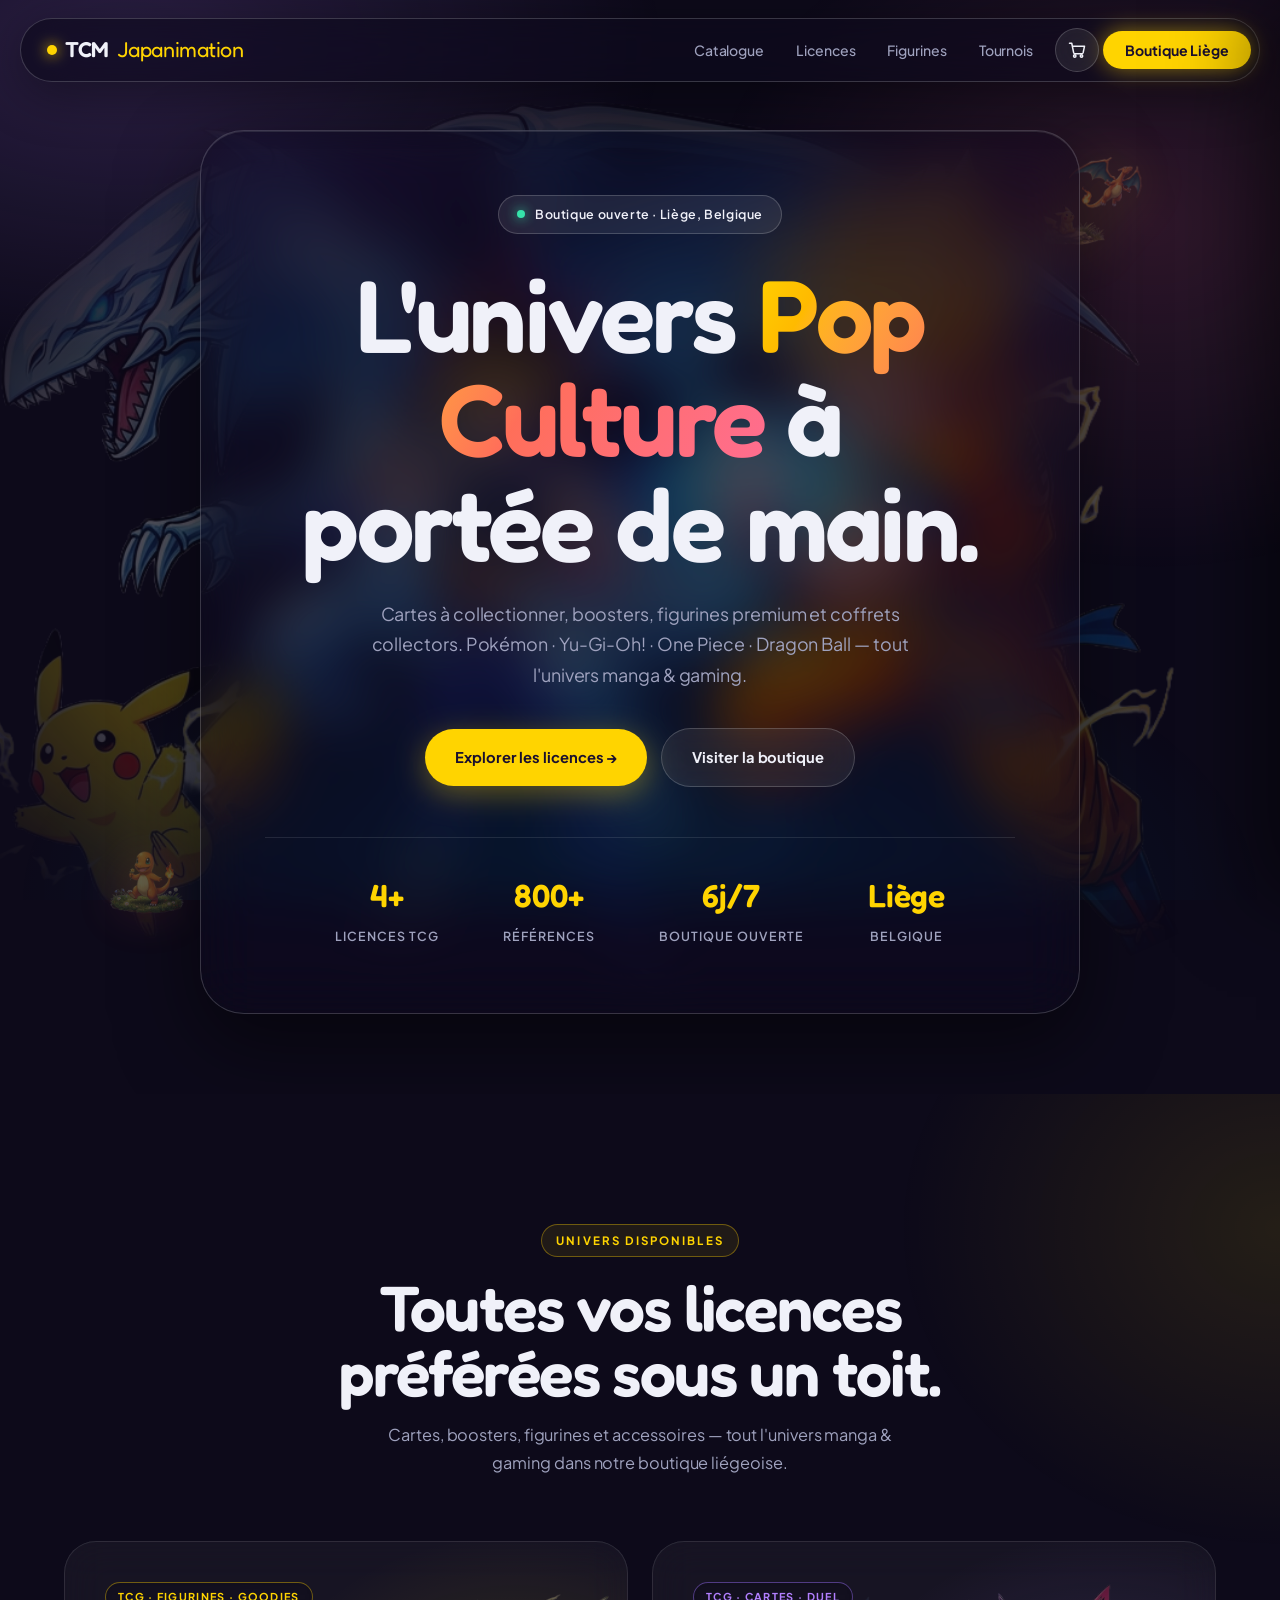
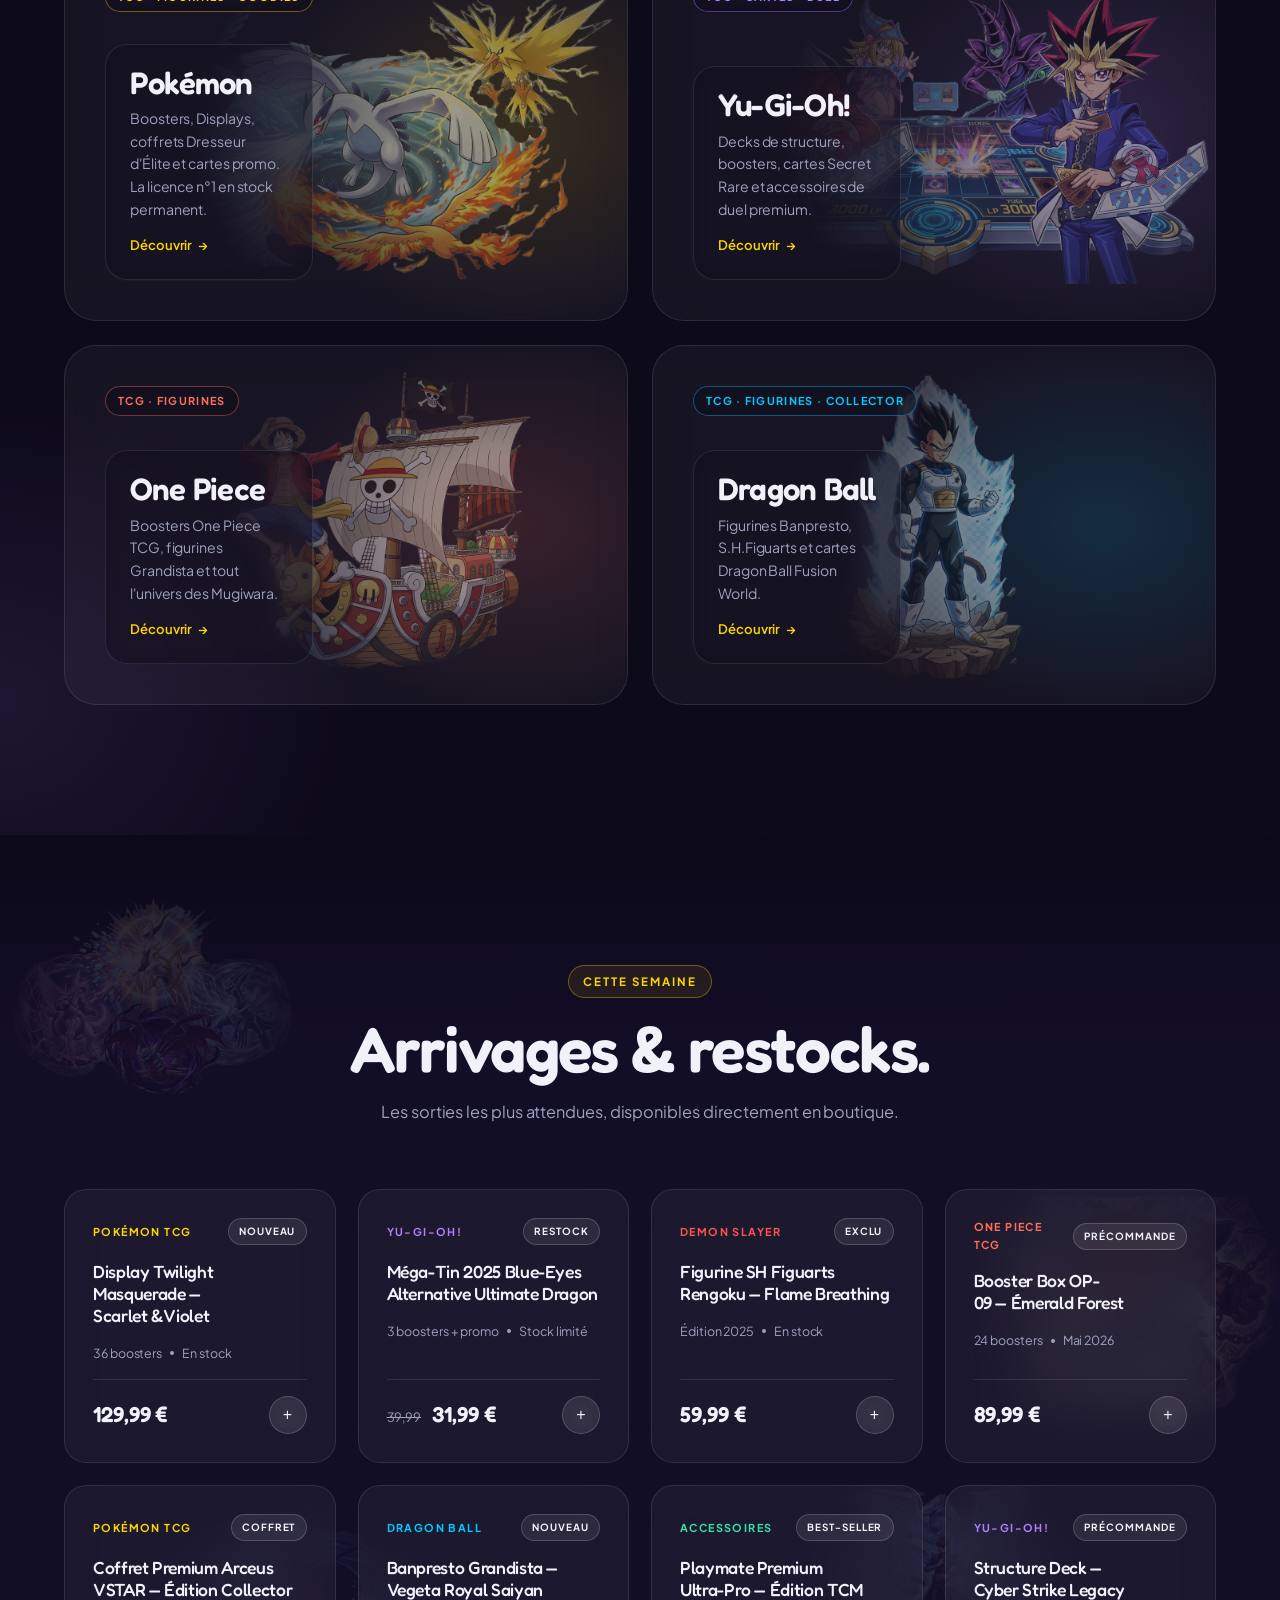
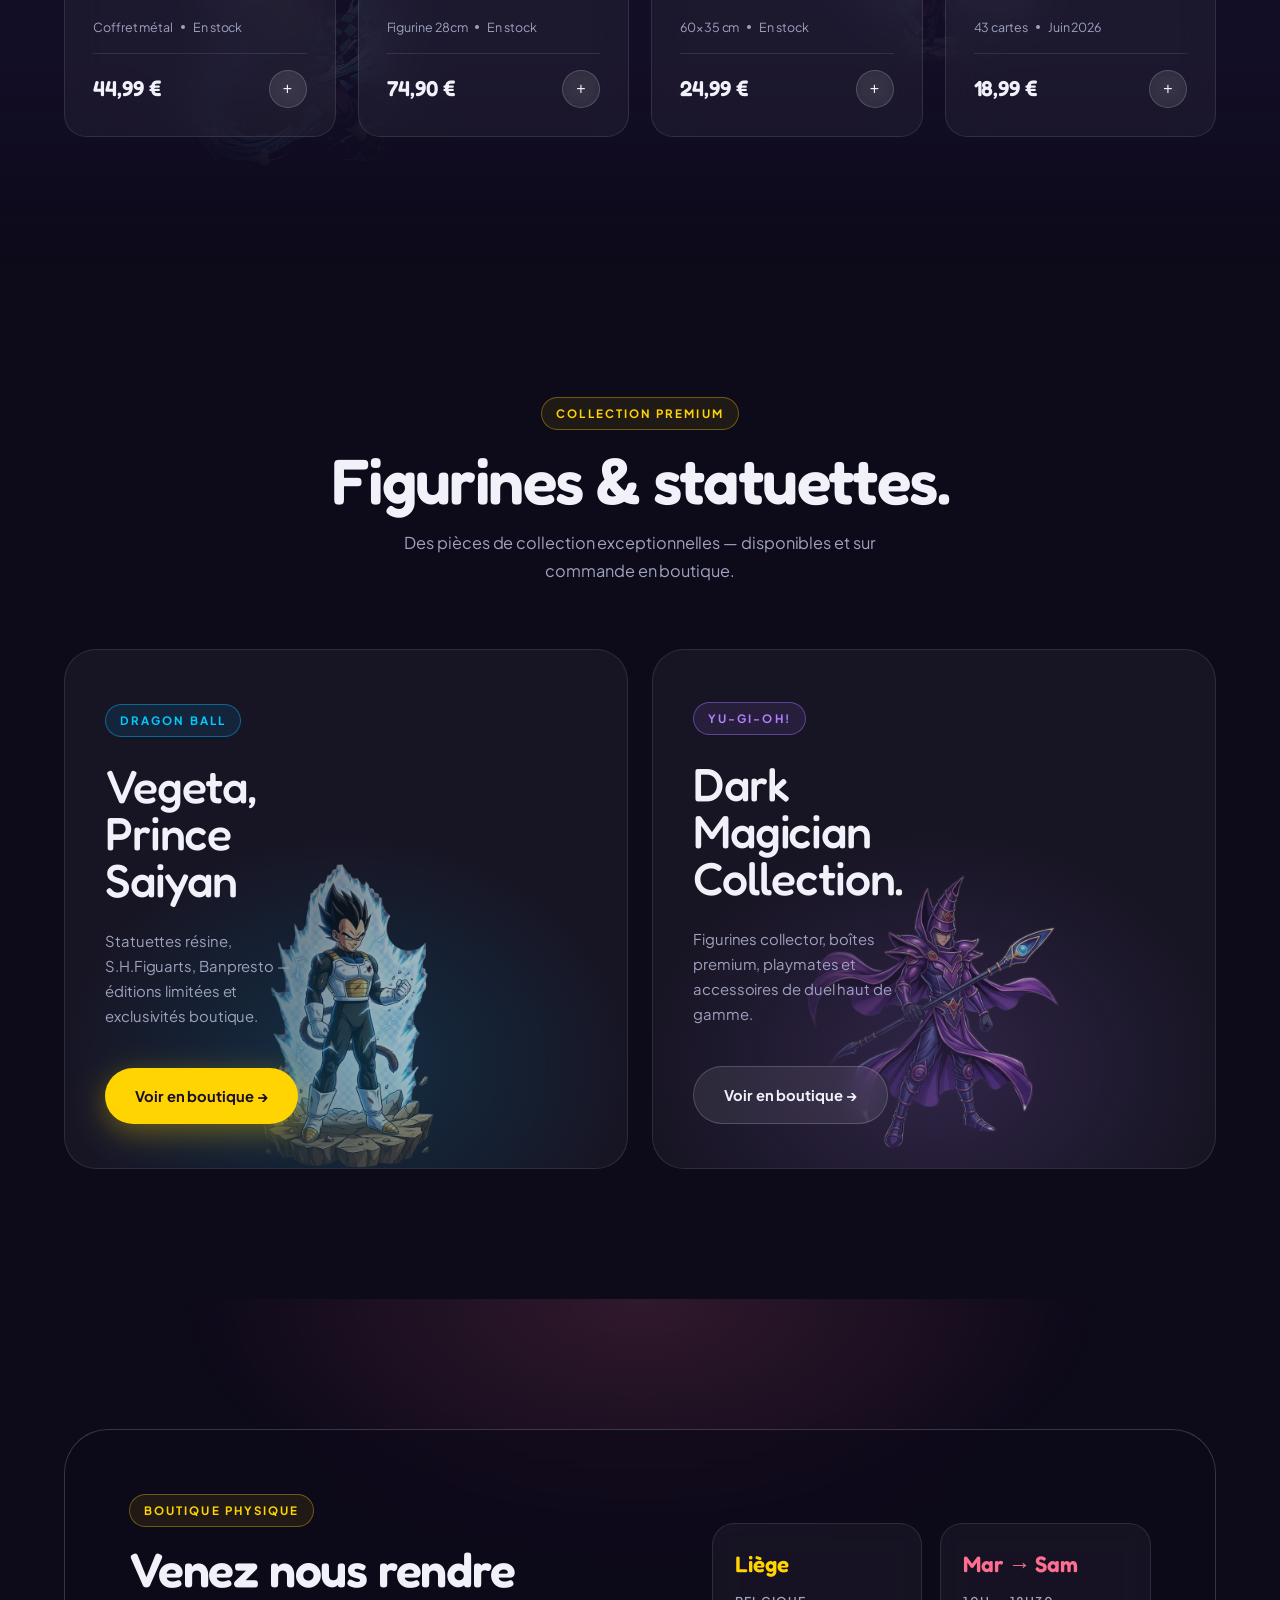
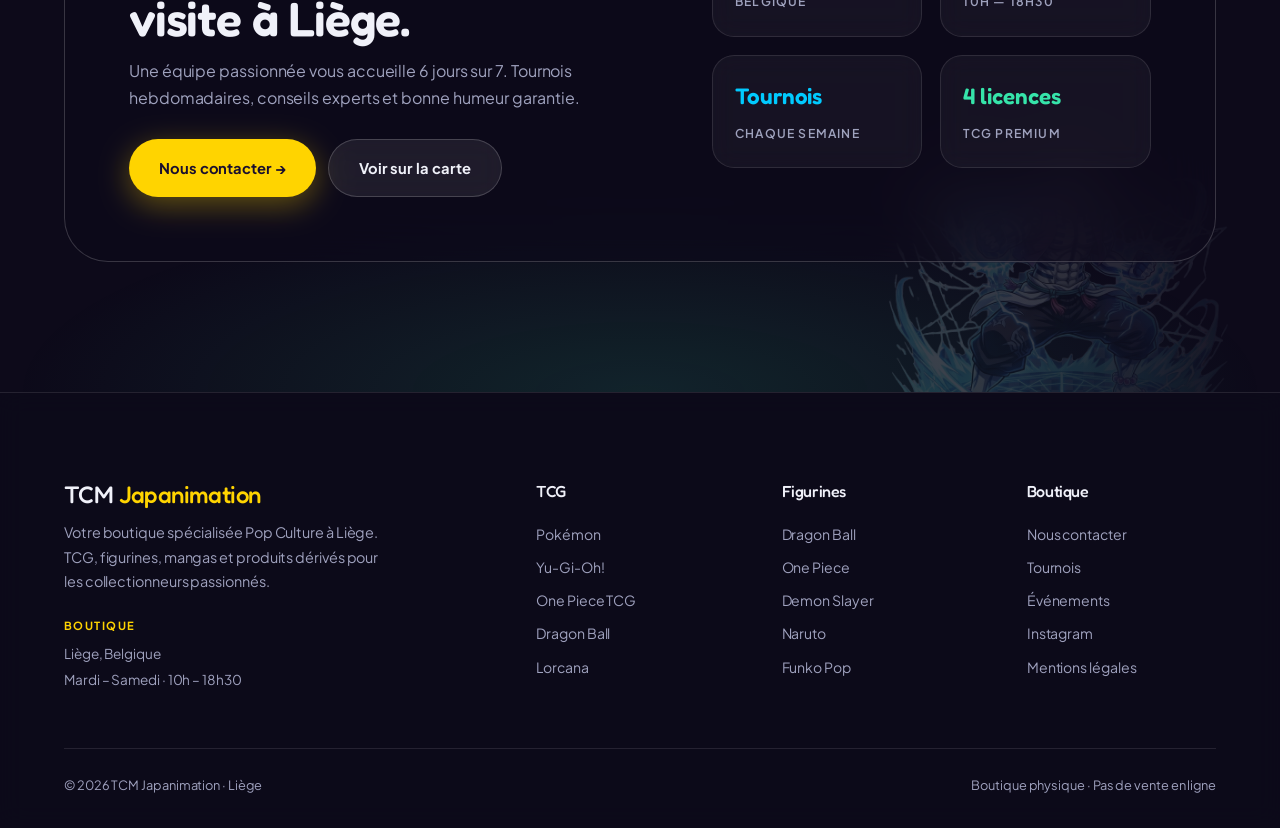
<file: index.html>
<!DOCTYPE html>
<html lang="fr">
<head>
<meta charset="UTF-8">
<meta name="viewport" content="width=device-width, initial-scale=1">
<title>TCM Japanimation — Boutique Pop Culture · Liège</title>
<link rel="preconnect" href="https://fonts.googleapis.com">
<link rel="preconnect" href="https://fonts.gstatic.com" crossorigin>
<link href="https://fonts.googleapis.com/css2?family=Fredoka:wght@400;500;600;700&family=Plus+Jakarta+Sans:wght@400;500;600;700;800&display=swap" rel="stylesheet">
<link rel="stylesheet" href="assets/css/tcm-styles.css">
<link rel="stylesheet" href="assets/css/cart.css">
<script>
const TWEAK_DEFAULTS = /*EDITMODE-BEGIN*/{
  "haloIntensity": 65,
  "accent": "yellow",
  "popout": 70
}/*EDITMODE-END*/;
</script>
</head>
<body>

<!-- ═══ NAV ═══ -->
<nav class="nav">
  <a href="#home" class="logo">
    <span class="dot"></span>
    TCM <em>Japanimation</em>
  </a>
  <ul class="nav-links">
    <li><a href="catalogue.html">Catalogue</a></li>
    <li><a href="#licences">Licences</a></li>
    <li><a href="#figurines">Figurines</a></li>
    <li><a href="tournois.html">Tournois</a></li>
    <li><a href="#visit" class="pill">Boutique Liège</a></li>
  </ul>
  <button class="burger" id="burger" aria-label="Menu">
    <span></span><span></span><span></span>
  </button>
</nav>

<div class="overlay" id="overlay"></div>
<aside class="drawer" id="drawer">
  <a href="catalogue.html">Catalogue</a>
  <a href="#licences">Licences</a>
  <a href="#figurines">Figurines</a>
  <a href="tournois.html">Tournois</a>
  <a href="#visit">Boutique Liège</a>
</aside>

<!-- ═══ HERO ═══ -->
<section class="hero" id="home" data-screen-label="01 Hero">
  <img src="assets/img/manga.png" alt="" class="hero-art" aria-hidden="true">
  <img src="assets/img/pikachu.png" alt="" class="hero-float-1" aria-hidden="true">
  <img src="assets/img/salameche.png" alt="" class="hero-float-2" aria-hidden="true">

  <div class="wrap">
    <div class="hero-inner">
      <div class="hero-pulse"><i></i> Boutique ouverte · Liège, Belgique</div>
      <h1>
        <span class="word-1">L'univers</span>
        <span class="word-2">Pop Culture</span>
        <span class="word-3">à portée de main.</span>
      </h1>
      <p class="hero-sub">
        Cartes à collectionner, boosters, figurines premium et coffrets collectors.
        Pokémon · Yu-Gi-Oh! · One Piece · Dragon Ball — tout l'univers manga &amp; gaming.
      </p>
      <div class="hero-ctas">
        <a href="#licences" class="btn btn-primary">Explorer les licences →</a>
        <a href="#visit" class="btn btn-glass">Visiter la boutique</a>
      </div>
      <div class="hero-stats">
        <div class="hero-stat"><strong>4+</strong><span>Licences TCG</span></div>
        <div class="hero-stat"><strong>800+</strong><span>Références</span></div>
        <div class="hero-stat"><strong>6j/7</strong><span>Boutique ouverte</span></div>
        <div class="hero-stat"><strong>Liège</strong><span>Belgique</span></div>
      </div>
    </div>
  </div>
</section>

<!-- ═══ LICENCES ═══ -->
<section class="licences" id="licences" data-screen-label="02 Licences">
  <div class="wrap">
    <div class="sec-head rev">
      <span class="eyebrow">Univers disponibles</span>
      <h2>Toutes vos licences<br>préférées sous un toit.</h2>
      <p>Cartes, boosters, figurines et accessoires — tout l'univers manga &amp; gaming dans notre boutique liégeoise.</p>
    </div>

    <div class="licences-grid">

      <article class="lic-card rev" data-l="poke">
        <img src="assets/img/lugia.png" alt="" class="lic-art" aria-hidden="true">
        <div class="lic-content">
          <span class="lic-tag">TCG · Figurines · Goodies</span>
          <div class="lic-body">
            <h3 class="lic-title">Pokémon</h3>
            <p class="lic-desc">Boosters, Displays, coffrets Dresseur d'Élite et cartes promo. La licence n°1 en stock permanent.</p>
            <a href="catalogue.html?licence=pokemon" class="lic-cta">Découvrir <span>→</span></a>
          </div>
        </div>
      </article>

      <article class="lic-card rev" data-l="ygo">
        <img src="assets/img/yugi.png" alt="" class="lic-art" aria-hidden="true">
        <div class="lic-content">
          <span class="lic-tag">TCG · Cartes · Duel</span>
          <div class="lic-body">
            <h3 class="lic-title">Yu-Gi-Oh!</h3>
            <p class="lic-desc">Decks de structure, boosters, cartes Secret Rare et accessoires de duel premium.</p>
            <a href="catalogue.html?licence=yugioh" class="lic-cta">Découvrir <span>→</span></a>
          </div>
        </div>
      </article>

      <article class="lic-card rev" data-l="op">
        <img src="assets/img/luffy.png" alt="" class="lic-art" aria-hidden="true">
        <div class="lic-content">
          <span class="lic-tag">TCG · Figurines</span>
          <div class="lic-body">
            <h3 class="lic-title">One Piece</h3>
            <p class="lic-desc">Boosters One Piece TCG, figurines Grandista et tout l'univers des Mugiwara.</p>
            <a href="catalogue.html?licence=onepiece" class="lic-cta">Découvrir <span>→</span></a>
          </div>
        </div>
      </article>

      <article class="lic-card rev" data-l="dbz">
        <img src="assets/img/vegeta.png" alt="" class="lic-art" aria-hidden="true">
        <div class="lic-content">
          <span class="lic-tag">TCG · Figurines · Collector</span>
          <div class="lic-body">
            <h3 class="lic-title">Dragon Ball</h3>
            <p class="lic-desc">Figurines Banpresto, S.H.Figuarts et cartes Dragon Ball Fusion World.</p>
            <a href="catalogue.html?licence=dragonball" class="lic-cta">Découvrir <span>→</span></a>
          </div>
        </div>
      </article>

    </div>
  </div>
</section>

<!-- ═══ ARRIVAGES ═══ -->
<section class="arrivages" id="arrivages" data-screen-label="03 Arrivages">
  <img src="assets/img/arceus.png"   alt="" class="amb amb-1" aria-hidden="true">
  <img src="assets/img/exodia.png"   alt="" class="amb amb-2" aria-hidden="true">
  <img src="assets/img/tanjiro.png"  alt="" class="amb amb-3" aria-hidden="true">
  <img src="assets/img/kaiba.png"    alt="" class="amb amb-4" aria-hidden="true">

  <div class="wrap">
    <div class="sec-head rev">
      <span class="eyebrow">Cette semaine</span>
      <h2>Arrivages &amp; restocks.</h2>
      <p>Les sorties les plus attendues, disponibles directement en boutique.</p>
    </div>

    <div class="arrivages-grid">

      <article class="arr-card rev" data-c="poke">
        <div class="arr-head"><span class="arr-licence">Pokémon TCG</span><span class="arr-sticker">Nouveau</span></div>
        <h4 class="arr-name">Display Twilight Masquerade — Scarlet &amp; Violet</h4>
        <div class="arr-meta"><span>36 boosters</span><i class="dot"></i><span>En stock</span></div>
        <div class="arr-foot"><div class="arr-price">129,99 €</div><button class="arr-add" aria-label="Ajouter">+</button></div>
      </article>

      <article class="arr-card rev" data-c="ygo">
        <div class="arr-head"><span class="arr-licence">Yu-Gi-Oh!</span><span class="arr-sticker">Restock</span></div>
        <h4 class="arr-name">Méga-Tin 2025 Blue-Eyes Alternative Ultimate Dragon</h4>
        <div class="arr-meta"><span>3 boosters + promo</span><i class="dot"></i><span>Stock limité</span></div>
        <div class="arr-foot"><div class="arr-price"><del>39,99</del> 31,99 €</div><button class="arr-add" aria-label="Ajouter">+</button></div>
      </article>

      <article class="arr-card rev" data-c="ds">
        <div class="arr-head"><span class="arr-licence">Demon Slayer</span><span class="arr-sticker">Exclu</span></div>
        <h4 class="arr-name">Figurine SH Figuarts Rengoku — Flame Breathing</h4>
        <div class="arr-meta"><span>Édition 2025</span><i class="dot"></i><span>En stock</span></div>
        <div class="arr-foot"><div class="arr-price">59,99 €</div><button class="arr-add" aria-label="Ajouter">+</button></div>
      </article>

      <article class="arr-card rev" data-c="op">
        <div class="arr-head"><span class="arr-licence">One Piece TCG</span><span class="arr-sticker">Précommande</span></div>
        <h4 class="arr-name">Booster Box OP-09 — Émerald Forest</h4>
        <div class="arr-meta"><span>24 boosters</span><i class="dot"></i><span>Mai 2026</span></div>
        <div class="arr-foot"><div class="arr-price">89,99 €</div><button class="arr-add" aria-label="Ajouter">+</button></div>
      </article>

      <article class="arr-card rev" data-c="poke">
        <div class="arr-head"><span class="arr-licence">Pokémon TCG</span><span class="arr-sticker">Coffret</span></div>
        <h4 class="arr-name">Coffret Premium Arceus VSTAR — Édition Collector</h4>
        <div class="arr-meta"><span>Coffret métal</span><i class="dot"></i><span>En stock</span></div>
        <div class="arr-foot"><div class="arr-price">44,99 €</div><button class="arr-add" aria-label="Ajouter">+</button></div>
      </article>

      <article class="arr-card rev" data-c="dbz">
        <div class="arr-head"><span class="arr-licence">Dragon Ball</span><span class="arr-sticker">Nouveau</span></div>
        <h4 class="arr-name">Banpresto Grandista — Vegeta Royal Saiyan</h4>
        <div class="arr-meta"><span>Figurine 28cm</span><i class="dot"></i><span>En stock</span></div>
        <div class="arr-foot"><div class="arr-price">74,90 €</div><button class="arr-add" aria-label="Ajouter">+</button></div>
      </article>

      <article class="arr-card rev" data-c="mint">
        <div class="arr-head"><span class="arr-licence">Accessoires</span><span class="arr-sticker">Best-seller</span></div>
        <h4 class="arr-name">Playmate Premium Ultra-Pro — Édition TCM</h4>
        <div class="arr-meta"><span>60×35 cm</span><i class="dot"></i><span>En stock</span></div>
        <div class="arr-foot"><div class="arr-price">24,99 €</div><button class="arr-add" aria-label="Ajouter">+</button></div>
      </article>

      <article class="arr-card rev" data-c="ygo">
        <div class="arr-head"><span class="arr-licence">Yu-Gi-Oh!</span><span class="arr-sticker">Précommande</span></div>
        <h4 class="arr-name">Structure Deck — Cyber Strike Legacy</h4>
        <div class="arr-meta"><span>43 cartes</span><i class="dot"></i><span>Juin 2026</span></div>
        <div class="arr-foot"><div class="arr-price">18,99 €</div><button class="arr-add" aria-label="Ajouter">+</button></div>
      </article>

    </div>
  </div>
</section>

<!-- ═══ FIGURINES ═══ -->
<section class="figurines" id="figurines" data-screen-label="04 Figurines">
  <div class="wrap">
    <div class="sec-head rev">
      <span class="eyebrow">Collection premium</span>
      <h2>Figurines &amp; statuettes.</h2>
      <p>Des pièces de collection exceptionnelles — disponibles et sur commande en boutique.</p>
    </div>

    <div class="fig-grid">

      <article class="fig-card rev" data-f="dbz">
        <img src="assets/img/vegeta.png" alt="" class="fig-art" aria-hidden="true">
        <div class="fig-content">
          <span class="eyebrow">Dragon Ball</span>
          <h3>Vegeta,<br>Prince Saiyan</h3>
          <p>Statuettes résine, S.H.Figuarts, Banpresto — éditions limitées et exclusivités boutique.</p>
          <a href="#visit" class="btn btn-primary">Voir en boutique →</a>
        </div>
      </article>

      <article class="fig-card rev" data-f="ygo">
        <img src="assets/img/magicien.png" alt="" class="fig-art" aria-hidden="true">
        <div class="fig-content">
          <span class="eyebrow">Yu-Gi-Oh!</span>
          <h3>Dark Magician<br>Collection.</h3>
          <p>Figurines collector, boîtes premium, playmates et accessoires de duel haut de gamme.</p>
          <a href="#visit" class="btn btn-glass">Voir en boutique →</a>
        </div>
      </article>

    </div>
  </div>
</section>

<!-- ═══ VISIT ═══ -->
<section class="visit" id="visit" data-screen-label="05 Visit">
  <img src="assets/img/akaza.png" alt="" class="visit-art" aria-hidden="true">
  <div class="wrap">
    <div class="visit-card rev">
      <div class="visit-info">
        <span class="eyebrow">Boutique physique</span>
        <h2>Venez nous rendre<br>visite à Liège.</h2>
        <p>Une équipe passionnée vous accueille 6 jours sur 7. Tournois hebdomadaires, conseils experts et bonne humeur garantie.</p>
        <div class="visit-ctas">
          <a href="mailto:contact@tcm-japanimation.be" class="btn btn-primary">Nous contacter →</a>
          <a href="#" class="btn btn-glass">Voir sur la carte</a>
        </div>
      </div>
      <div class="visit-stats">
        <div class="v-stat"><strong>Liège</strong><span>Belgique</span></div>
        <div class="v-stat"><strong>Mar → Sam</strong><span>10h — 18h30</span></div>
        <div class="v-stat"><strong>Tournois</strong><span>Chaque semaine</span></div>
        <div class="v-stat"><strong>4 licences</strong><span>TCG premium</span></div>
      </div>
    </div>
  </div>
</section>

<!-- ═══ FOOTER ═══ -->
<footer>
  <div class="wrap">
    <div class="foot-grid">
      <div class="foot-brand">
        <h3>TCM <em>Japanimation</em></h3>
        <p>Votre boutique spécialisée Pop Culture à Liège. TCG, figurines, mangas et produits dérivés pour les collectionneurs passionnés.</p>
        <div class="foot-addr">
          <strong>Boutique</strong>
          <span>Liège, Belgique</span>
          <span>Mardi – Samedi · 10h – 18h30</span>
        </div>
      </div>
      <div class="foot-col">
        <h4>TCG</h4>
        <a href="#">Pokémon</a><a href="#">Yu-Gi-Oh!</a><a href="#">One Piece TCG</a><a href="#">Dragon Ball</a><a href="#">Lorcana</a>
      </div>
      <div class="foot-col">
        <h4>Figurines</h4>
        <a href="#">Dragon Ball</a><a href="#">One Piece</a><a href="#">Demon Slayer</a><a href="#">Naruto</a><a href="#">Funko Pop</a>
      </div>
      <div class="foot-col">
        <h4>Boutique</h4>
        <a href="#">Nous contacter</a><a href="#">Tournois</a><a href="#">Événements</a><a href="#">Instagram</a><a href="#">Mentions légales</a>
      </div>
    </div>
    <div class="foot-bottom">
      <span>© 2026 TCM Japanimation · Liège</span>
      <span>Boutique physique · Pas de vente en ligne</span>
    </div>
  </div>
</footer>

<!-- ═══ TWEAKS PANEL (edit mode only) ═══ -->
<div class="tweaks-panel" id="tweaksPanel">
  <div class="tweaks-title">
    Tweaks
    <button class="tw-close" id="twClose" title="Fermer">✕</button>
  </div>
  <div class="tw-row">
    <label>Intensité des artworks (halos)</label>
    <input type="range" id="twHalo" min="0" max="100" step="5" value="65">
  </div>
  <div class="tw-row">
    <label>Couleur d'accent</label>
    <div class="tw-opts">
      <button class="tw-btn active" data-accent="yellow">Pikachu</button>
      <button class="tw-btn" data-accent="rose">Rose</button>
      <button class="tw-btn" data-accent="azure">Azur</button>
      <button class="tw-btn" data-accent="mint">Menthe</button>
    </div>
  </div>
  <div class="tw-row">
    <label>Pop-out au survol</label>
    <input type="range" id="twPop" min="0" max="100" step="5" value="70">
  </div>
</div>

<script>
/* ════════ TWEAKS ════════ */
const panel   = document.getElementById('tweaksPanel');
const twClose = document.getElementById('twClose');
const twHalo  = document.getElementById('twHalo');
const twPop   = document.getElementById('twPop');

window.addEventListener('message', e => {
  if (!e.data) return;
  if (e.data.type === '__activate_edit_mode')   panel.classList.add('show');
  if (e.data.type === '__deactivate_edit_mode') panel.classList.remove('show');
});
window.parent.postMessage({ type: '__edit_mode_available' }, '*');

twClose.addEventListener('click', () => {
  panel.classList.remove('show');
  window.parent.postMessage({ type: '__edit_mode_dismissed' }, '*');
});

const accents = {
  yellow: { '--accent': 'oklch(88% 0.20 95)',  '--accent-ink': '#1a0f2e' },
  rose:   { '--accent': 'oklch(78% 0.22 12)',  '--accent-ink': '#1a0f2e' },
  azure:  { '--accent': 'oklch(78% 0.18 230)', '--accent-ink': '#0a1428' },
  mint:   { '--accent': 'oklch(82% 0.16 165)', '--accent-ink': '#0a1f1a' }
};
function applyAccent(name) {
  const t = accents[name];
  if (!t) return;
  Object.entries(t).forEach(([k, v]) => document.documentElement.style.setProperty(k, v));
}

(function applyDefaults() {
  const d = TWEAK_DEFAULTS;
  twHalo.value = d.haloIntensity;
  document.documentElement.style.setProperty('--halo-opacity', d.haloIntensity / 100);
  twPop.value = d.popout;
  document.documentElement.style.setProperty('--pop-scale', 1 + d.popout * 0.003);
  const activeBtn = document.querySelector(`[data-accent="${d.accent}"]`);
  if (activeBtn) {
    document.querySelectorAll('[data-accent]').forEach(b => b.classList.remove('active'));
    activeBtn.classList.add('active');
    applyAccent(d.accent);
  }
})();

twHalo.addEventListener('input', () => {
  document.documentElement.style.setProperty('--halo-opacity', twHalo.value / 100);
  window.parent.postMessage({ type: '__edit_mode_set_keys', edits: { haloIntensity: +twHalo.value } }, '*');
});

document.querySelectorAll('[data-accent]').forEach(btn => {
  btn.addEventListener('click', () => {
    document.querySelectorAll('[data-accent]').forEach(b => b.classList.remove('active'));
    btn.classList.add('active');
    applyAccent(btn.dataset.accent);
    window.parent.postMessage({ type: '__edit_mode_set_keys', edits: { accent: btn.dataset.accent } }, '*');
  });
});

twPop.addEventListener('input', () => {
  const scale = 1 + twPop.value * 0.003;
  document.documentElement.style.setProperty('--pop-scale', scale);
  window.parent.postMessage({ type: '__edit_mode_set_keys', edits: { popout: +twPop.value } }, '*');
});

/* ════════ DRAWER ════════ */
const burger  = document.getElementById('burger');
const drawer  = document.getElementById('drawer');
const overlay = document.getElementById('overlay');
function togDrawer(open) {
  drawer.classList.toggle('on', open);
  overlay.classList.toggle('on', open);
  document.body.style.overflow = open ? 'hidden' : '';
}
burger.addEventListener('click', () => togDrawer(!drawer.classList.contains('on')));
overlay.addEventListener('click', () => togDrawer(false));
drawer.querySelectorAll('a').forEach(a => a.addEventListener('click', () => togDrawer(false)));

/* ════════ SCROLL REVEAL ════════ */
document.documentElement.classList.add('ready');
const revEls = document.querySelectorAll('.rev');
const revObs = new IntersectionObserver(entries => {
  entries.forEach(e => {
    if (e.isIntersecting) {
      e.target.classList.add('vis');
      revObs.unobserve(e.target);
    }
  });
}, { threshold: 0.08, rootMargin: '0px 0px -40px 0px' });

const groups = {};
revEls.forEach(el => {
  const key = el.parentElement;
  groups[key] = groups[key] || [];
  groups[key].push(el);
});
Object.values(groups).forEach(els => {
  els.forEach((el, i) => { el.style.transitionDelay = `${i * 0.07}s` });
});
revEls.forEach(el => revObs.observe(el));

/* ════════ HERO PARALLAX ════════ */
const heroArt = document.querySelector('.hero-art');
const f1 = document.querySelector('.hero-float-1');
const f2 = document.querySelector('.hero-float-2');
if (window.matchMedia('(pointer: fine)').matches) {
  document.addEventListener('mousemove', e => {
    const x = (e.clientX / window.innerWidth  - 0.5);
    const y = (e.clientY / window.innerHeight - 0.5);
    if (heroArt) heroArt.style.transform = `translate(calc(-50% + ${x * 14}px), calc(-50% + ${y * 9}px))`;
    if (f1) f1.style.transform = `translate(${x * -24}px, ${y * -16}px)`;
    if (f2) f2.style.transform = `translate(${x *  24}px, ${y *  16}px)`;
  }, { passive: true });
}
</script>
<script src="assets/js/cart.js" defer></script>
</body>
</html>
</file>
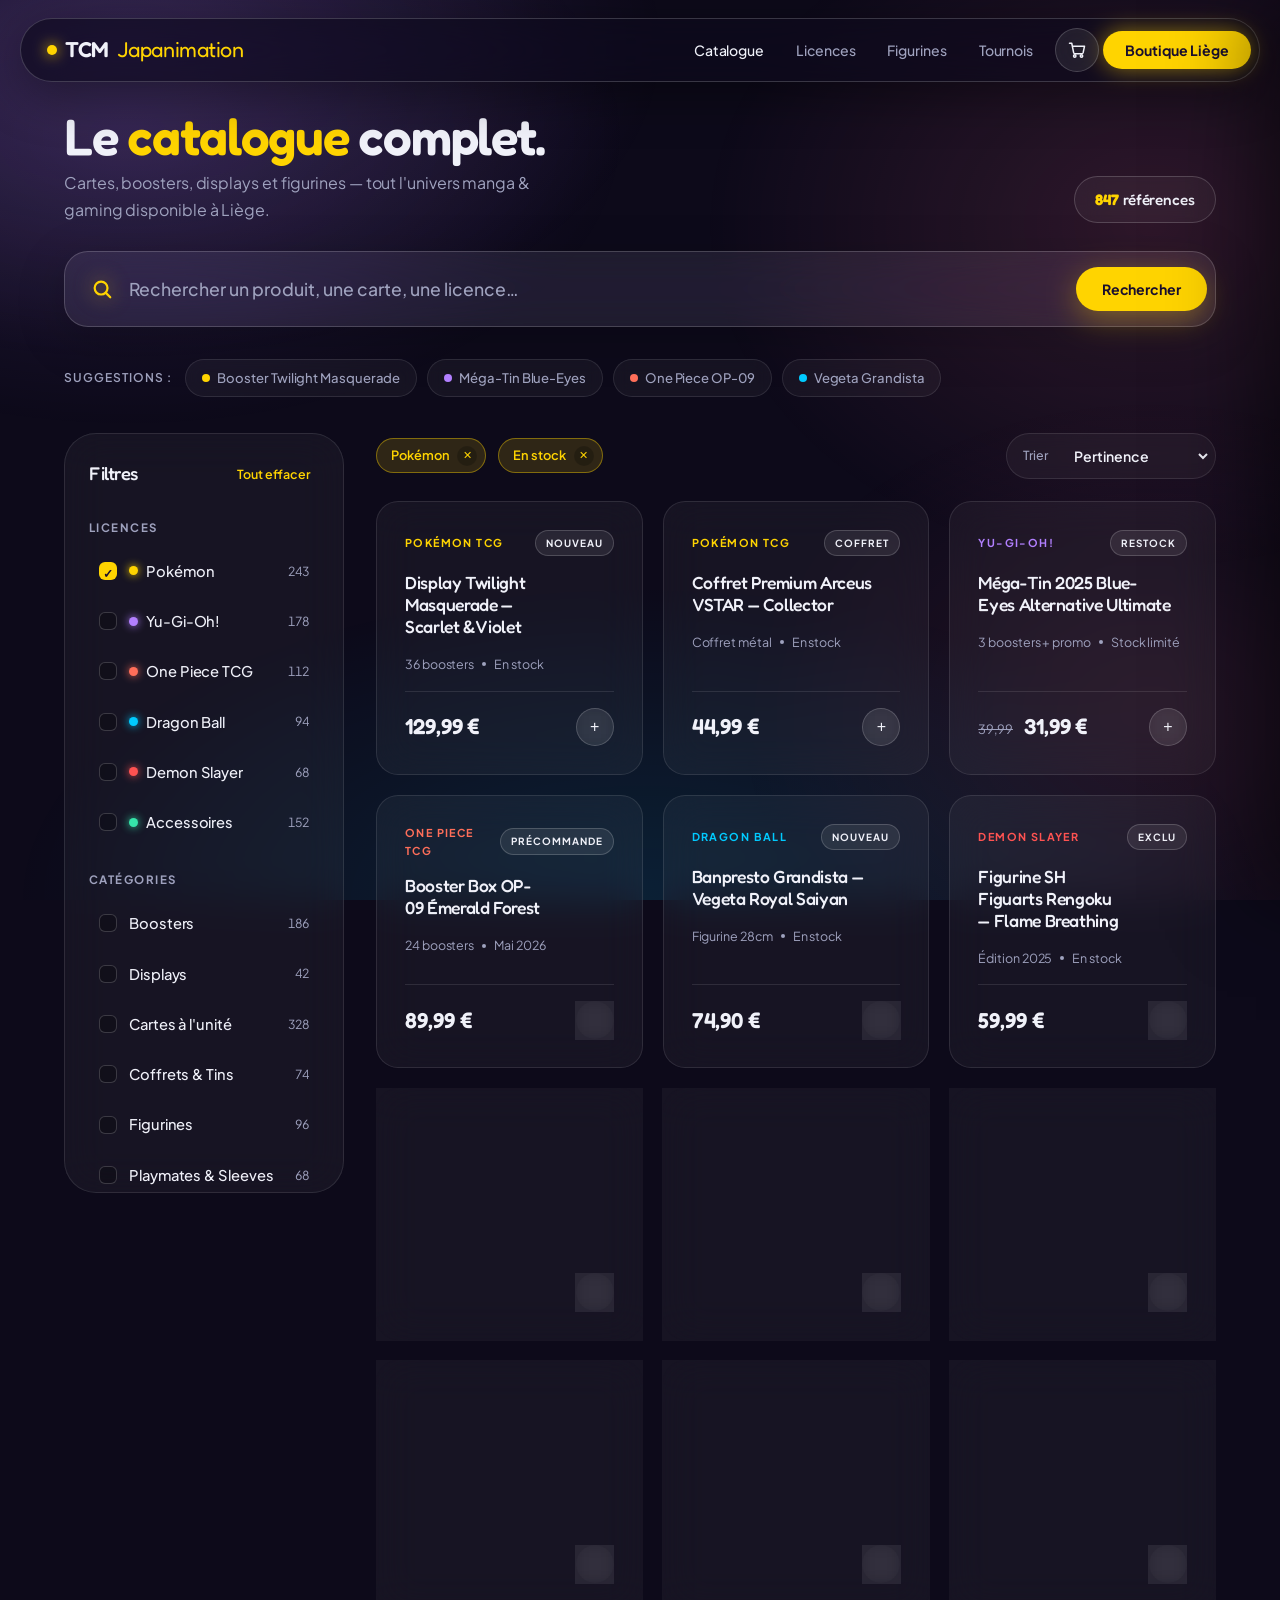
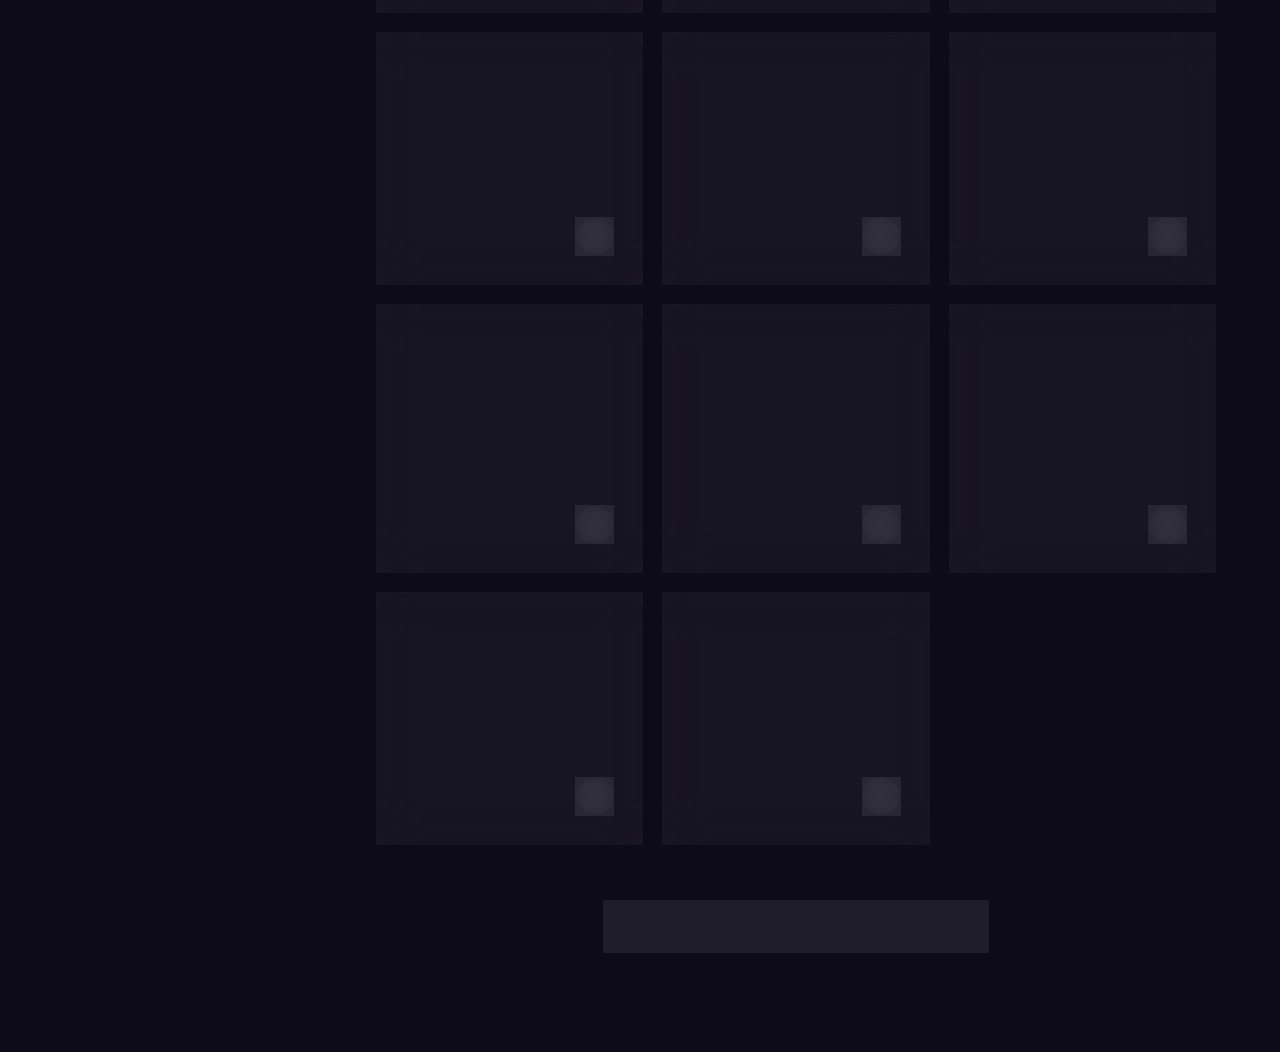
<file: catalogue.html>
<!DOCTYPE html>
<html lang="fr">
<head>
<meta charset="UTF-8">
<meta name="viewport" content="width=device-width, initial-scale=1">
<title>Catalogue — TCM Japanimation</title>
<link rel="preconnect" href="https://fonts.googleapis.com">
<link rel="preconnect" href="https://fonts.gstatic.com" crossorigin>
<link href="https://fonts.googleapis.com/css2?family=Fredoka:wght@400;500;600;700&family=Plus+Jakarta+Sans:wght@400;500;600;700;800&display=swap" rel="stylesheet">
<link rel="stylesheet" href="assets/css/tcm-styles.css">
<link rel="stylesheet" href="assets/css/catalogue-styles.css">
<link rel="stylesheet" href="assets/css/cart.css">
</head>
<body>

<nav class="nav">
  <a href="index.html" class="logo"><span class="dot"></span>TCM <em>Japanimation</em></a>
  <ul class="nav-links">
    <li><a href="catalogue.html" style="color: var(--ink)">Catalogue</a></li>
    <li><a href="index.html#licences">Licences</a></li>
    <li><a href="index.html#figurines">Figurines</a></li>
    <li><a href="tournois.html">Tournois</a></li>
    <li><a href="index.html#visit" class="pill">Boutique Liège</a></li>
  </ul>
  <button class="burger" id="burger" aria-label="Menu"><span></span><span></span><span></span></button>
</nav>

<div class="overlay" id="overlay"></div>
<aside class="drawer" id="drawer">
  <a href="index.html">Accueil</a>
  <a href="catalogue.html">Catalogue</a>
  <a href="index.html#licences">Licences</a>
  <a href="index.html#figurines">Figurines</a>
  <a href="tournois.html">Tournois</a>
  <a href="index.html#visit">Boutique Liège</a>
</aside>

<main class="cat-page wrap" data-screen-label="01 Catalogue">
  <header class="cat-head">
    <div class="cat-head-top">
      <div>
        <h1 class="cat-title">Le <em>catalogue</em> complet.</h1>
        <p class="cat-sub">Cartes, boosters, displays et figurines — tout l'univers manga &amp; gaming disponible à Liège.</p>
      </div>
      <div class="cat-count" id="catCount"><strong>847</strong> références</div>
    </div>

    <div class="cat-search">
      <svg viewBox="0 0 24 24" fill="none" stroke="currentColor" stroke-width="2.4" stroke-linecap="round" stroke-linejoin="round" aria-hidden="true"><circle cx="11" cy="11" r="7"></circle><line x1="21" y1="21" x2="16.5" y2="16.5"></line></svg>
      <input type="search" id="catSearchInput" placeholder="Rechercher un produit, une carte, une licence…" aria-label="Recherche">
      <button class="cat-search-clear" id="catSearchClear" title="Effacer" aria-label="Effacer" style="display:none">✕</button>
      <button class="btn btn-primary">Rechercher</button>
    </div>

    <div class="cat-chips">
      <span class="chip-label">Suggestions :</span>
      <a class="chip" data-l="poke"><i></i> Booster Twilight Masquerade</a>
      <a class="chip" data-l="ygo"><i></i> Méga-Tin Blue-Eyes</a>
      <a class="chip" data-l="op"><i></i> One Piece OP-09</a>
      <a class="chip" data-l="dbz"><i></i> Vegeta Grandista</a>
    </div>
  </header>

  <div class="cat-layout">

    <aside class="cat-sidebar" id="catSidebar">
      <div class="cat-sidebar-head">
        <h3>Filtres</h3>
        <button id="resetFilters">Tout effacer</button>
      </div>

      <div class="filter-group">
        <span class="filter-title">Licences</span>
        <label class="filter-check" data-l="poke"><input type="checkbox" checked><span class="box"></span><span class="label"><i class="dot"></i>Pokémon</span><span class="count">243</span></label>
        <label class="filter-check" data-l="ygo"><input type="checkbox"><span class="box"></span><span class="label"><i class="dot"></i>Yu-Gi-Oh!</span><span class="count">178</span></label>
        <label class="filter-check" data-l="op"><input type="checkbox"><span class="box"></span><span class="label"><i class="dot"></i>One Piece TCG</span><span class="count">112</span></label>
        <label class="filter-check" data-l="dbz"><input type="checkbox"><span class="box"></span><span class="label"><i class="dot"></i>Dragon Ball</span><span class="count">94</span></label>
        <label class="filter-check" data-l="ds"><input type="checkbox"><span class="box"></span><span class="label"><i class="dot"></i>Demon Slayer</span><span class="count">68</span></label>
        <label class="filter-check" data-l="mint"><input type="checkbox"><span class="box"></span><span class="label"><i class="dot"></i>Accessoires</span><span class="count">152</span></label>
      </div>

      <div class="filter-group">
        <span class="filter-title">Catégories</span>
        <label class="filter-check"><input type="checkbox"><span class="box"></span><span class="label">Boosters</span><span class="count">186</span></label>
        <label class="filter-check"><input type="checkbox"><span class="box"></span><span class="label">Displays</span><span class="count">42</span></label>
        <label class="filter-check"><input type="checkbox"><span class="box"></span><span class="label">Cartes à l'unité</span><span class="count">328</span></label>
        <label class="filter-check"><input type="checkbox"><span class="box"></span><span class="label">Coffrets &amp; Tins</span><span class="count">74</span></label>
        <label class="filter-check"><input type="checkbox"><span class="box"></span><span class="label">Figurines</span><span class="count">96</span></label>
        <label class="filter-check"><input type="checkbox"><span class="box"></span><span class="label">Playmates &amp; Sleeves</span><span class="count">68</span></label>
        <label class="filter-check"><input type="checkbox"><span class="box"></span><span class="label">Mangas &amp; Artbooks</span><span class="count">53</span></label>
      </div>

      <div class="filter-group">
        <span class="filter-title">Disponibilité</span>
        <label class="filter-check"><input type="checkbox" checked><span class="box"></span><span class="label">En stock à Liège</span><span class="count">624</span></label>
        <label class="filter-check"><input type="checkbox"><span class="box"></span><span class="label">En précommande</span><span class="count">87</span></label>
        <label class="filter-check"><input type="checkbox"><span class="box"></span><span class="label">Stock limité</span><span class="count">42</span></label>
      </div>

      <div class="filter-group filter-price">
        <span class="filter-title">Prix maximum</span>
        <div class="price-display"><span>5 €</span><strong id="priceVal">150 €</strong></div>
        <input type="range" id="priceRange" min="5" max="500" step="5" value="150">
      </div>
    </aside>

    <section class="cat-main">
      <div class="cat-toolbar">
        <div class="cat-toolbar-left">
          <button class="cat-mobile-filters" id="openFilters">
            <svg width="16" height="16" viewBox="0 0 24 24" fill="none" stroke="currentColor" stroke-width="2.4" stroke-linecap="round" stroke-linejoin="round" aria-hidden="true"><line x1="4" y1="6" x2="20" y2="6"></line><line x1="7" y1="12" x2="20" y2="12"></line><line x1="10" y1="18" x2="20" y2="18"></line></svg>
            Filtres <span class="badge">2</span>
          </button>
          <span class="cat-active-filter">Pokémon <button aria-label="Retirer">✕</button></span>
          <span class="cat-active-filter">En stock <button aria-label="Retirer">✕</button></span>
        </div>
        <div class="cat-sort">
          <label for="sortSel">Trier</label>
          <select id="sortSel"><option>Pertinence</option><option>Prix croissant</option><option>Prix décroissant</option><option>Plus récents</option><option>Plus populaires</option></select>
        </div>
      </div>

      <div class="cat-grid">
        <article class="arr-card" data-c="poke"><div class="arr-head"><span class="arr-licence">Pokémon TCG</span><span class="arr-sticker">Nouveau</span></div><h4 class="arr-name">Display Twilight Masquerade — Scarlet &amp; Violet</h4><div class="arr-meta"><span>36 boosters</span><i class="dot"></i><span>En stock</span></div><div class="arr-foot"><div class="arr-price">129,99 €</div><button class="arr-add" aria-label="Ajouter">+</button></div></article>
        <article class="arr-card" data-c="poke"><div class="arr-head"><span class="arr-licence">Pokémon TCG</span><span class="arr-sticker">Coffret</span></div><h4 class="arr-name">Coffret Premium Arceus VSTAR — Collector</h4><div class="arr-meta"><span>Coffret métal</span><i class="dot"></i><span>En stock</span></div><div class="arr-foot"><div class="arr-price">44,99 €</div><button class="arr-add" aria-label="Ajouter">+</button></div></article>
        <article class="arr-card" data-c="ygo"><div class="arr-head"><span class="arr-licence">Yu-Gi-Oh!</span><span class="arr-sticker">Restock</span></div><h4 class="arr-name">Méga-Tin 2025 Blue-Eyes Alternative Ultimate</h4><div class="arr-meta"><span>3 boosters + promo</span><i class="dot"></i><span>Stock limité</span></div><div class="arr-foot"><div class="arr-price"><del>39,99</del> 31,99 €</div><button class="arr-add" aria-label="Ajouter">+</button></div></article>
        <article class="arr-card" data-c="op"><div class="arr-head"><span class="arr-licence">One Piece TCG</span><span class="arr-sticker">Précommande</span></div><h4 class="arr-name">Booster Box OP-09 Émerald Forest</h4><div class="arr-meta"><span>24 boosters</span><i class="dot"></i><span>Mai 2026</span></div><div class="arr-foot"><div class="arr-price">89,99 €</div><button class="arr-add" aria-label="Ajouter">+</button></div></article>
        <article class="arr-card" data-c="dbz"><div class="arr-head"><span class="arr-licence">Dragon Ball</span><span class="arr-sticker">Nouveau</span></div><h4 class="arr-name">Banpresto Grandista — Vegeta Royal Saiyan</h4><div class="arr-meta"><span>Figurine 28cm</span><i class="dot"></i><span>En stock</span></div><div class="arr-foot"><div class="arr-price">74,90 €</div><button class="arr-add" aria-label="Ajouter">+</button></div></article>
        <article class="arr-card" data-c="ds"><div class="arr-head"><span class="arr-licence">Demon Slayer</span><span class="arr-sticker">Exclu</span></div><h4 class="arr-name">Figurine SH Figuarts Rengoku — Flame Breathing</h4><div class="arr-meta"><span>Édition 2025</span><i class="dot"></i><span>En stock</span></div><div class="arr-foot"><div class="arr-price">59,99 €</div><button class="arr-add" aria-label="Ajouter">+</button></div></article>
        <article class="arr-card" data-c="poke"><div class="arr-head"><span class="arr-licence">Pokémon TCG</span><span class="arr-sticker">Booster</span></div><h4 class="arr-name">Booster Surging Sparks — Scarlet &amp; Violet</h4><div class="arr-meta"><span>10 cartes</span><i class="dot"></i><span>En stock</span></div><div class="arr-foot"><div class="arr-price">4,99 €</div><button class="arr-add" aria-label="Ajouter">+</button></div></article>
        <article class="arr-card" data-c="mint"><div class="arr-head"><span class="arr-licence">Accessoires</span><span class="arr-sticker">Best-seller</span></div><h4 class="arr-name">Playmate Premium Ultra-Pro — Édition TCM</h4><div class="arr-meta"><span>60×35 cm</span><i class="dot"></i><span>En stock</span></div><div class="arr-foot"><div class="arr-price">24,99 €</div><button class="arr-add" aria-label="Ajouter">+</button></div></article>
        <article class="arr-card" data-c="ygo"><div class="arr-head"><span class="arr-licence">Yu-Gi-Oh!</span><span class="arr-sticker">Précommande</span></div><h4 class="arr-name">Structure Deck — Cyber Strike Legacy</h4><div class="arr-meta"><span>43 cartes</span><i class="dot"></i><span>Juin 2026</span></div><div class="arr-foot"><div class="arr-price">18,99 €</div><button class="arr-add" aria-label="Ajouter">+</button></div></article>
        <article class="arr-card" data-c="poke"><div class="arr-head"><span class="arr-licence">Pokémon TCG</span><span class="arr-sticker">ETB</span></div><h4 class="arr-name">Elite Trainer Box — Paldean Fates</h4><div class="arr-meta"><span>10 boosters + extras</span><i class="dot"></i><span>En stock</span></div><div class="arr-foot"><div class="arr-price">54,99 €</div><button class="arr-add" aria-label="Ajouter">+</button></div></article>
        <article class="arr-card" data-c="op"><div class="arr-head"><span class="arr-licence">One Piece TCG</span><span class="arr-sticker">Starter</span></div><h4 class="arr-name">Starter Deck ST-19 — Smoker</h4><div class="arr-meta"><span>51 cartes</span><i class="dot"></i><span>En stock</span></div><div class="arr-foot"><div class="arr-price">14,99 €</div><button class="arr-add" aria-label="Ajouter">+</button></div></article>
        <article class="arr-card" data-c="dbz"><div class="arr-head"><span class="arr-licence">Dragon Ball</span><span class="arr-sticker">SH Figuarts</span></div><h4 class="arr-name">SH Figuarts — Goku Ultra Instinct</h4><div class="arr-meta"><span>14 cm</span><i class="dot"></i><span>Stock limité</span></div><div class="arr-foot"><div class="arr-price">82,50 €</div><button class="arr-add" aria-label="Ajouter">+</button></div></article>
        <article class="arr-card" data-c="mint"><div class="arr-head"><span class="arr-licence">Accessoires</span><span class="arr-sticker">Sleeves</span></div><h4 class="arr-name">Sleeves Premium Ultra-Pro — 100 pcs</h4><div class="arr-meta"><span>66×91 mm</span><i class="dot"></i><span>En stock</span></div><div class="arr-foot"><div class="arr-price">8,99 €</div><button class="arr-add" aria-label="Ajouter">+</button></div></article>
        <article class="arr-card" data-c="ygo"><div class="arr-head"><span class="arr-licence">Yu-Gi-Oh!</span><span class="arr-sticker">Booster</span></div><h4 class="arr-name">Booster Phantom Nightmare</h4><div class="arr-meta"><span>7 cartes</span><i class="dot"></i><span>En stock</span></div><div class="arr-foot"><div class="arr-price">3,99 €</div><button class="arr-add" aria-label="Ajouter">+</button></div></article>
        <article class="arr-card" data-c="poke"><div class="arr-head"><span class="arr-licence">Pokémon TCG</span><span class="arr-sticker">Promo</span></div><h4 class="arr-name">Coffret Tin — Pikachu Holo Promo</h4><div class="arr-meta"><span>3 boosters + promo</span><i class="dot"></i><span>En stock</span></div><div class="arr-foot"><div class="arr-price">19,99 €</div><button class="arr-add" aria-label="Ajouter">+</button></div></article>
        <article class="arr-card" data-c="op"><div class="arr-head"><span class="arr-licence">One Piece TCG</span><span class="arr-sticker">Booster</span></div><h4 class="arr-name">Booster Paramount War — OP02</h4><div class="arr-meta"><span>6 cartes</span><i class="dot"></i><span>En stock</span></div><div class="arr-foot"><div class="arr-price">3,49 €</div><button class="arr-add" aria-label="Ajouter">+</button></div></article>
        <article class="arr-card" data-c="ds"><div class="arr-head"><span class="arr-licence">Demon Slayer</span><span class="arr-sticker">Figma</span></div><h4 class="arr-name">Figma Tanjiro Kamado — Pillar Training</h4><div class="arr-meta"><span>15 cm</span><i class="dot"></i><span>Précommande</span></div><div class="arr-foot"><div class="arr-price">68,00 €</div><button class="arr-add" aria-label="Ajouter">+</button></div></article>
        <article class="arr-card" data-c="dbz"><div class="arr-head"><span class="arr-licence">Dragon Ball</span><span class="arr-sticker">Fusion World</span></div><h4 class="arr-name">Booster Awakened Pulse — Fusion World</h4><div class="arr-meta"><span>12 cartes</span><i class="dot"></i><span>En stock</span></div><div class="arr-foot"><div class="arr-price">4,49 €</div><button class="arr-add" aria-label="Ajouter">+</button></div></article>
        <article class="arr-card" data-c="poke"><div class="arr-head"><span class="arr-licence">Pokémon TCG</span><span class="arr-sticker">Mini-Tin</span></div><h4 class="arr-name">Mini-Tin Sword &amp; Shield — Astral Radiance</h4><div class="arr-meta"><span>2 boosters</span><i class="dot"></i><span>En stock</span></div><div class="arr-foot"><div class="arr-price">12,99 €</div><button class="arr-add" aria-label="Ajouter">+</button></div></article>
        <article class="arr-card" data-c="mint"><div class="arr-head"><span class="arr-licence">Accessoires</span><span class="arr-sticker">Deck Box</span></div><h4 class="arr-name">Deck Box Premium — Édition Limitée Liège</h4><div class="arr-meta"><span>100 cartes</span><i class="dot"></i><span>Exclu boutique</span></div><div class="arr-foot"><div class="arr-price">17,50 €</div><button class="arr-add" aria-label="Ajouter">+</button></div></article>
      </div>

      <div class="cat-loadmore"><button class="btn btn-glass">Charger plus de références (827 restantes) ↓</button></div>
    </section>
  </div>
</main>

<script>
const burger  = document.getElementById('burger');
const drawer  = document.getElementById('drawer');
const overlay = document.getElementById('overlay');
function togDrawer(open) {
  drawer.classList.toggle('on', open);
  overlay.classList.toggle('on', open);
  document.body.style.overflow = open ? 'hidden' : '';
}
burger.addEventListener('click', () => togDrawer(!drawer.classList.contains('on')));
overlay.addEventListener('click', () => { togDrawer(false); togMobileFilters(false) });
drawer.querySelectorAll('a').forEach(a => a.addEventListener('click', () => togDrawer(false)));

const searchInput = document.getElementById('catSearchInput');
const searchClear = document.getElementById('catSearchClear');
searchInput.addEventListener('input', () => { searchClear.style.display = searchInput.value ? 'grid' : 'none' });
searchClear.addEventListener('click', () => { searchInput.value = ''; searchClear.style.display = 'none'; searchInput.focus() });

const priceRange = document.getElementById('priceRange');
const priceVal   = document.getElementById('priceVal');
priceRange.addEventListener('input', () => { const v = +priceRange.value; priceVal.textContent = v >= 500 ? '500+ €' : `${v} €` });

const sidebar = document.getElementById('catSidebar');
const openFiltersBtn = document.getElementById('openFilters');
function togMobileFilters(open) {
  sidebar.classList.toggle('is-mobile', open || window.innerWidth <= 900);
  sidebar.classList.toggle('on', open);
  overlay.classList.toggle('on', open);
  document.body.style.overflow = open ? 'hidden' : '';
  if (window.innerWidth <= 900) { sidebar.style.display = open ? 'flex' : 'none' }
}
openFiltersBtn.addEventListener('click', () => togMobileFilters(true));

function syncSidebarVisibility() {
  if (window.innerWidth <= 900) {
    sidebar.style.display = sidebar.classList.contains('on') ? 'flex' : 'none';
    sidebar.classList.add('is-mobile');
  } else {
    sidebar.style.display = '';
    sidebar.classList.remove('is-mobile', 'on');
    overlay.classList.remove('on');
  }
}
syncSidebarVisibility();
window.addEventListener('resize', syncSidebarVisibility);

document.getElementById('resetFilters').addEventListener('click', () => {
  document.querySelectorAll('.filter-check input').forEach(c => c.checked = false);
});

document.querySelectorAll('.cat-active-filter button').forEach(b => {
  b.addEventListener('click', e => {
    e.stopPropagation();
    b.parentElement.style.transition = 'opacity 0.2s';
    b.parentElement.style.opacity = '0';
    setTimeout(() => b.parentElement.remove(), 200);
  });
});
</script>
<script src="assets/js/cart.js" defer></script>
</body>
</html>
</file>
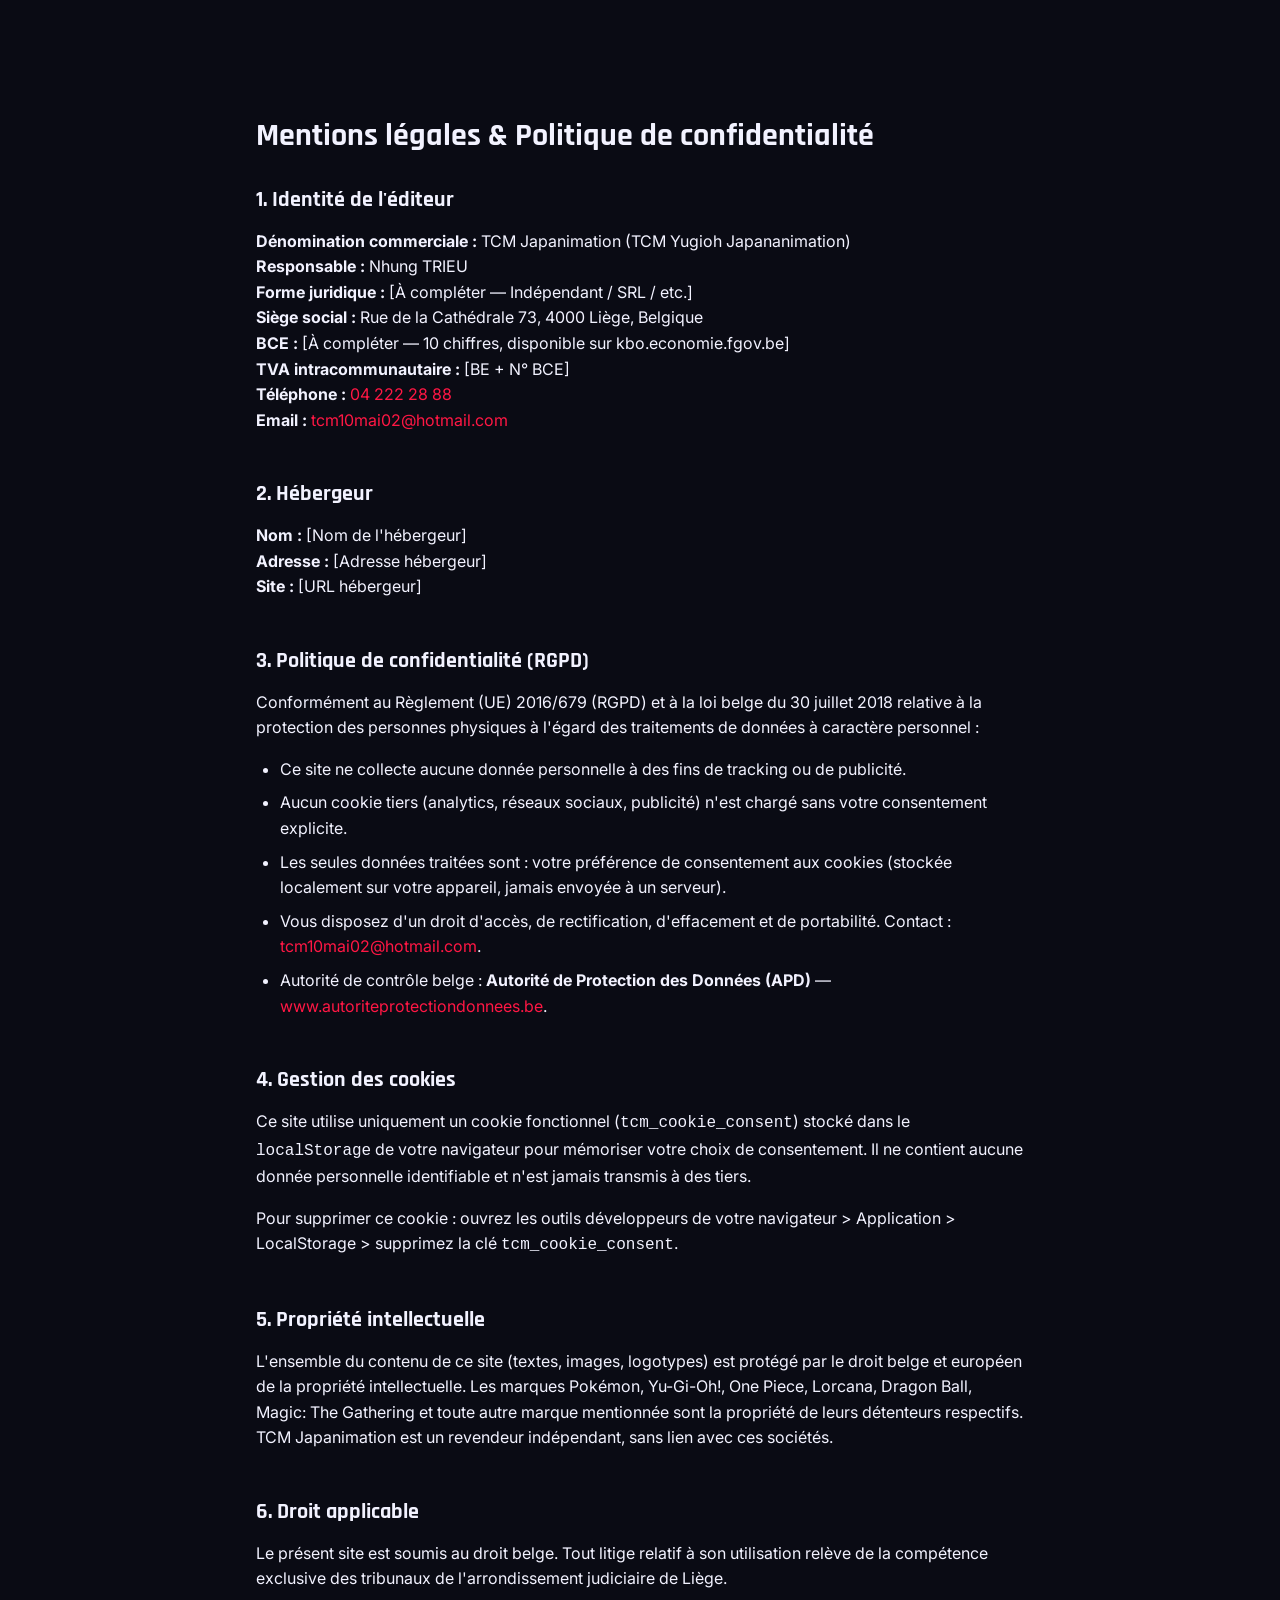
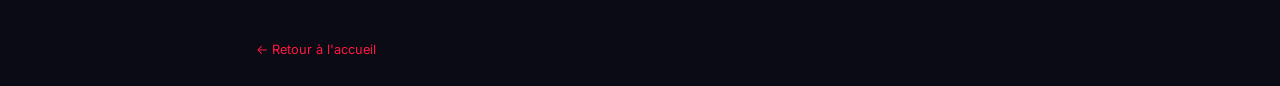
<file: mentions-legales.html>
<!DOCTYPE html>
<html lang="fr" data-theme="dark">
<head>
  <meta charset="UTF-8">
  <meta name="viewport" content="width=device-width, initial-scale=1.0">
  <meta name="robots" content="noindex">
  <title>Mentions légales & RGPD | TCM Japanimation</title>
  <link rel="preconnect" href="https://fonts.googleapis.com">
  <link rel="preconnect" href="https://fonts.gstatic.com" crossorigin>
  <link href="https://fonts.googleapis.com/css2?family=Rajdhani:wght@400;600;700&family=Inter:wght@400;500;600&display=swap" rel="stylesheet">
  <link rel="stylesheet" href="assets/css/main.css">
  <link rel="stylesheet" href="assets/css/header.css">
  <link rel="stylesheet" href="assets/css/footer.css">
</head>
<body>
  <main id="main-content" style="padding: 2rem 1rem; max-width: 800px; margin: 0 auto; padding-top: calc(var(--header-h) + 3rem);">

    <h1 style="font-size: 2rem; margin-bottom: 2rem;">Mentions légales &amp; Politique de confidentialité</h1>

    <section style="margin-bottom: 3rem;">
      <h2 style="font-size: 1.4rem; margin-bottom: 1rem;">1. Identité de l'éditeur</h2>
      <p><strong>Dénomination commerciale :</strong> TCM Japanimation (TCM Yugioh Japananimation)</p>
      <p><strong>Responsable :</strong> Nhung TRIEU</p>
      <p><strong>Forme juridique :</strong> [À compléter — Indépendant / SRL / etc.]</p>
      <p><strong>Siège social :</strong> Rue de la Cathédrale 73, 4000 Liège, Belgique</p>
      <p><strong>BCE :</strong> [À compléter — 10 chiffres, disponible sur kbo.economie.fgov.be]</p>
      <p><strong>TVA intracommunautaire :</strong> [BE + N° BCE]</p>
      <p><strong>Téléphone :</strong> <a href="tel:+3242222888" style="color: var(--color-primary);">04 222 28 88</a></p>
      <p><strong>Email :</strong> <a href="mailto:tcm10mai02@hotmail.com" style="color: var(--color-primary);">tcm10mai02@hotmail.com</a></p>
    </section>

    <section style="margin-bottom: 3rem;">
      <h2 style="font-size: 1.4rem; margin-bottom: 1rem;">2. Hébergeur</h2>
      <p><strong>Nom :</strong> [Nom de l'hébergeur]</p>
      <p><strong>Adresse :</strong> [Adresse hébergeur]</p>
      <p><strong>Site :</strong> [URL hébergeur]</p>
    </section>

    <section id="rgpd" style="margin-bottom: 3rem;">
      <h2 style="font-size: 1.4rem; margin-bottom: 1rem;">3. Politique de confidentialité (RGPD)</h2>
      <p>Conformément au Règlement (UE) 2016/679 (RGPD) et à la loi belge du 30 juillet 2018 relative à la protection des personnes physiques à l'égard des traitements de données à caractère personnel :</p>
      <ul style="margin: 1rem 0; padding-left: 1.5rem; display: flex; flex-direction: column; gap: 0.5rem; list-style: disc;">
        <li>Ce site ne collecte aucune donnée personnelle à des fins de tracking ou de publicité.</li>
        <li>Aucun cookie tiers (analytics, réseaux sociaux, publicité) n'est chargé sans votre consentement explicite.</li>
        <li>Les seules données traitées sont : votre préférence de consentement aux cookies (stockée localement sur votre appareil, jamais envoyée à un serveur).</li>
        <li>Vous disposez d'un droit d'accès, de rectification, d'effacement et de portabilité. Contact : <a href="mailto:tcm10mai02@hotmail.com" style="color: var(--color-primary);">tcm10mai02@hotmail.com</a>.</li>
        <li>Autorité de contrôle belge : <strong>Autorité de Protection des Données (APD)</strong> — <a href="https://www.autoriteprotectiondonnees.be" target="_blank" rel="noopener" style="color: var(--color-primary);">www.autoriteprotectiondonnees.be</a>.</li>
      </ul>
    </section>

    <section id="cookies" style="margin-bottom: 3rem;">
      <h2 style="font-size: 1.4rem; margin-bottom: 1rem;">4. Gestion des cookies</h2>
      <p>Ce site utilise uniquement un cookie fonctionnel (<code>tcm_cookie_consent</code>) stocké dans le <code>localStorage</code> de votre navigateur pour mémoriser votre choix de consentement. Il ne contient aucune donnée personnelle identifiable et n'est jamais transmis à des tiers.</p>
      <p style="margin-top: 1rem;">Pour supprimer ce cookie : ouvrez les outils développeurs de votre navigateur &gt; Application &gt; LocalStorage &gt; supprimez la clé <code>tcm_cookie_consent</code>.</p>
    </section>

    <section style="margin-bottom: 3rem;">
      <h2 style="font-size: 1.4rem; margin-bottom: 1rem;">5. Propriété intellectuelle</h2>
      <p>L'ensemble du contenu de ce site (textes, images, logotypes) est protégé par le droit belge et européen de la propriété intellectuelle. Les marques Pokémon, Yu-Gi-Oh!, One Piece, Lorcana, Dragon Ball, Magic: The Gathering et toute autre marque mentionnée sont la propriété de leurs détenteurs respectifs. TCM Japanimation est un revendeur indépendant, sans lien avec ces sociétés.</p>
    </section>

    <section>
      <h2 style="font-size: 1.4rem; margin-bottom: 1rem;">6. Droit applicable</h2>
      <p>Le présent site est soumis au droit belge. Tout litige relatif à son utilisation relève de la compétence exclusive des tribunaux de l'arrondissement judiciaire de Liège.</p>
    </section>

    <p style="margin-top: 3rem; font-size: 0.8rem; color: var(--color-text-muted);">
      <a href="index.html" style="color: var(--color-primary);">← Retour à l'accueil</a>
    </p>

  </main>
  <script type="module" src="assets/js/main.js"></script>
</body>
</html>
</file>
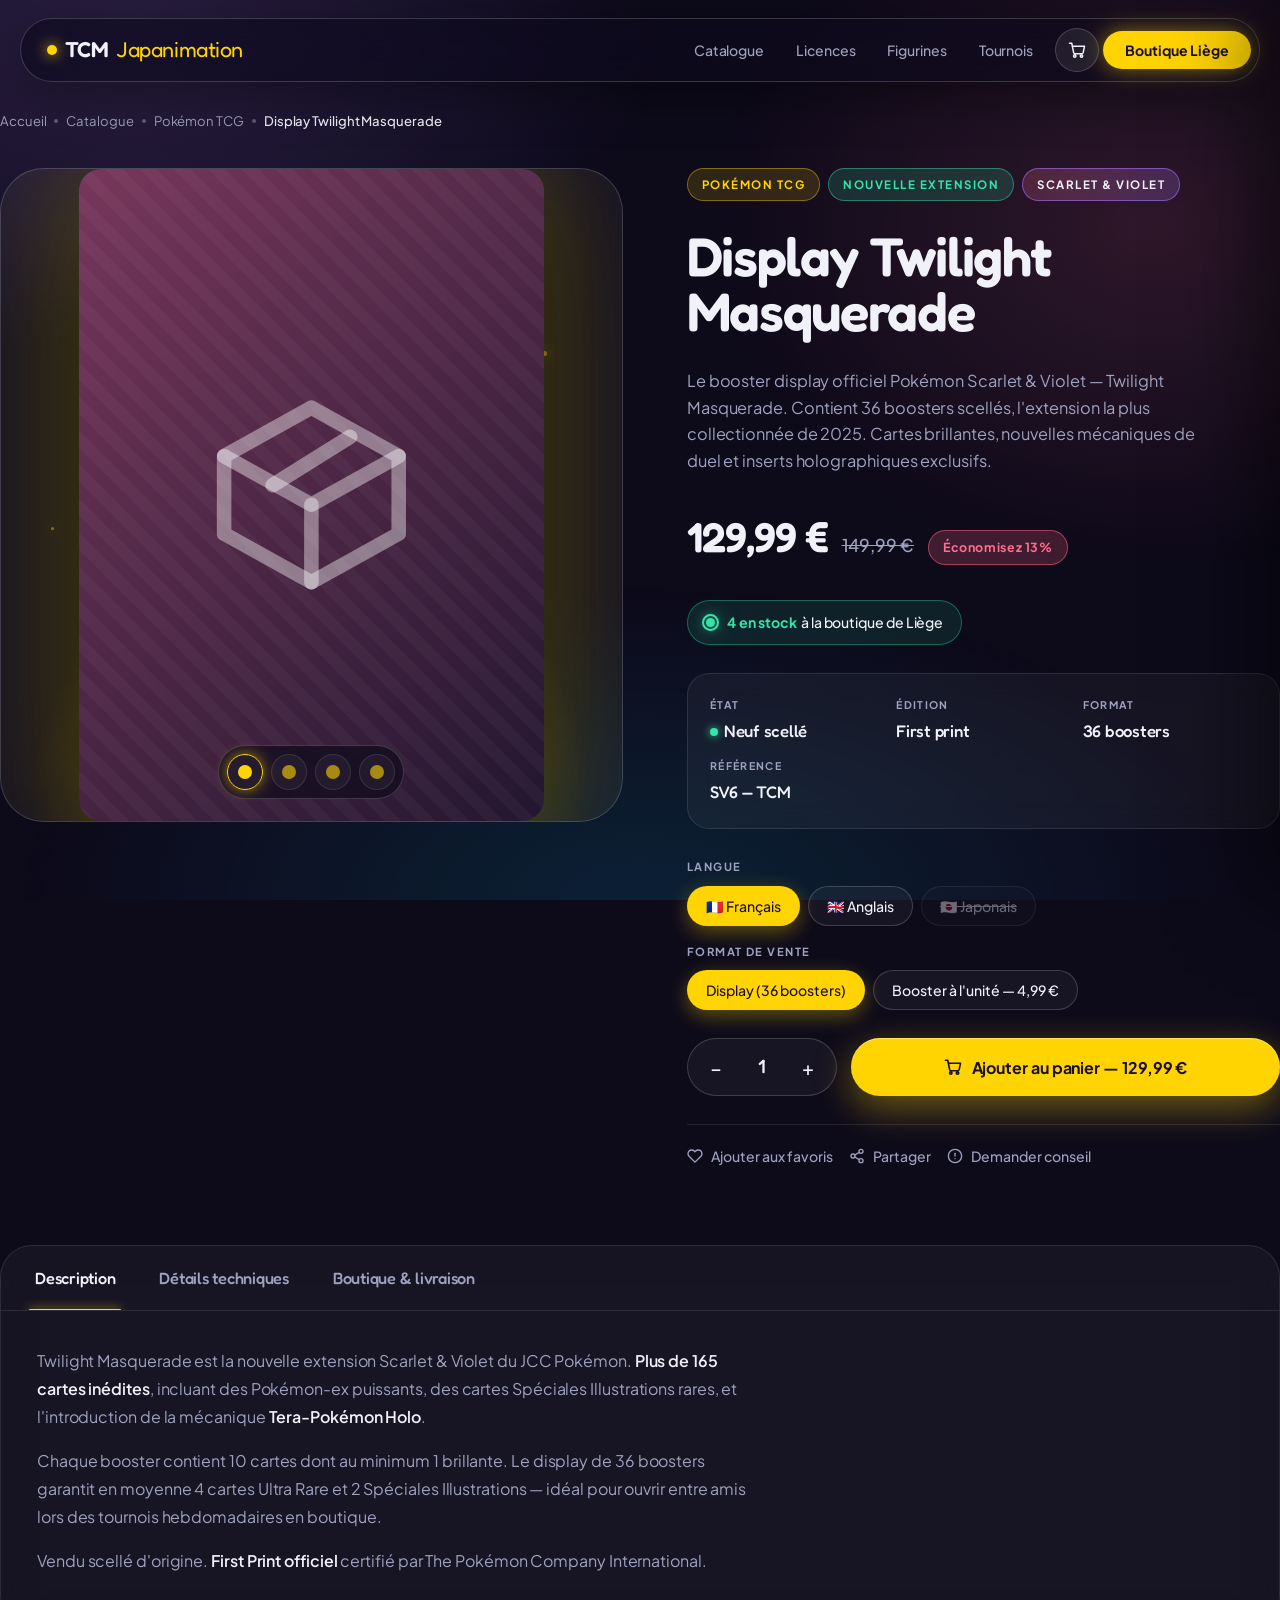
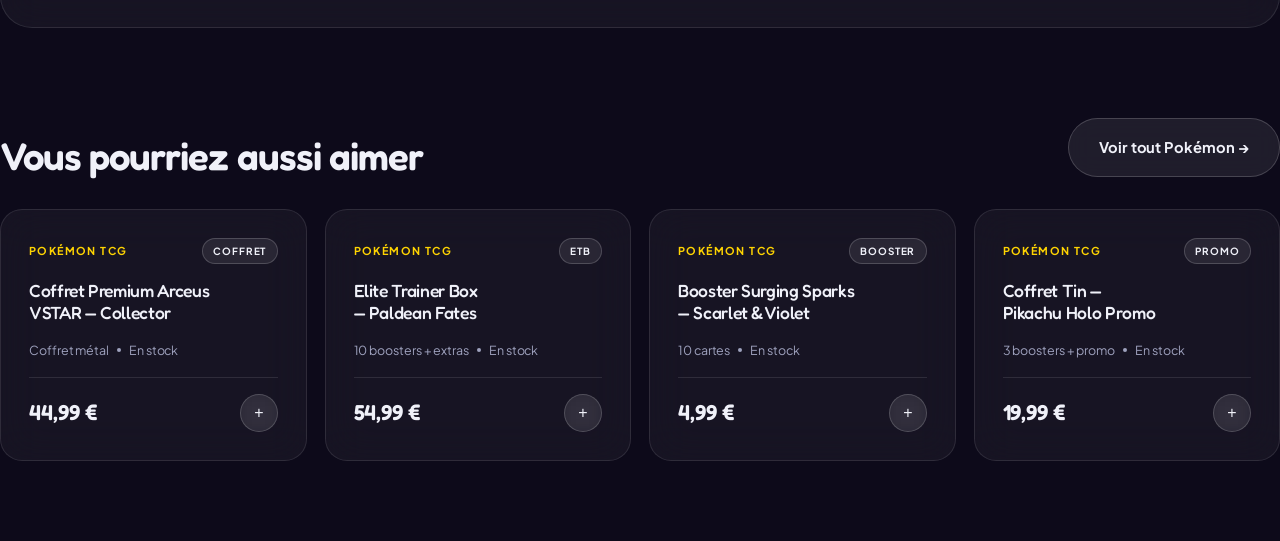
<file: produit.html>
<!DOCTYPE html>
<html lang="fr">
<head>
<meta charset="UTF-8">
<meta name="viewport" content="width=device-width, initial-scale=1">
<title>Display Twilight Masquerade — TCM Japanimation</title>
<link rel="preconnect" href="https://fonts.googleapis.com">
<link rel="preconnect" href="https://fonts.gstatic.com" crossorigin>
<link href="https://fonts.googleapis.com/css2?family=Fredoka:wght@400;500;600;700&family=Plus+Jakarta+Sans:wght@400;500;600;700;800&display=swap" rel="stylesheet">
<link rel="stylesheet" href="assets/css/tcm-styles.css">
<link rel="stylesheet" href="assets/css/produit-styles.css">
<link rel="stylesheet" href="assets/css/cart.css">
</head>
<body>

<nav class="nav">
  <a href="index.html" class="logo"><span class="dot"></span>TCM <em>Japanimation</em></a>
  <ul class="nav-links">
    <li><a href="catalogue.html">Catalogue</a></li>
    <li><a href="index.html#licences">Licences</a></li>
    <li><a href="index.html#figurines">Figurines</a></li>
    <li><a href="tournois.html">Tournois</a></li>
    <li><a href="index.html#visit" class="pill">Boutique Liège</a></li>
  </ul>
  <button class="burger" id="burger" aria-label="Menu"><span></span><span></span><span></span></button>
</nav>

<div class="overlay" id="overlay"></div>
<aside class="drawer" id="drawer">
  <a href="index.html">Accueil</a>
  <a href="catalogue.html">Catalogue</a>
  <a href="index.html#licences">Licences</a>
  <a href="tournois.html">Tournois</a>
  <a href="index.html#visit">Boutique Liège</a>
</aside>

<main class="prod-page wrap" data-screen-label="Fiche Produit">

  <nav class="prod-crumbs" aria-label="Fil d'Ariane">
    <a href="index.html">Accueil</a><i></i>
    <a href="catalogue.html">Catalogue</a><i></i>
    <a href="catalogue.html?l=poke">Pokémon TCG</a><i></i>
    <span class="current">Display Twilight Masquerade</span>
  </nav>

  <div class="prod-layout">

    <div class="prod-stage" data-l="poke">
      <div class="prod-stage-particles" aria-hidden="true"><i></i><i></i><i></i><i></i><i></i><i></i></div>
      <div class="prod-visual">
        <div class="prod-visual-placeholder">
          <svg viewBox="0 0 24 24" fill="none" stroke="currentColor" stroke-width="1.5" stroke-linecap="round" stroke-linejoin="round" aria-hidden="true">
            <path d="M21 8 12 3 3 8v8l9 5 9-5V8Z"/><path d="m3 8 9 5 9-5"/><path d="M12 13v8"/><path d="m16 6-8 5"/>
          </svg>
        </div>
      </div>
      <div class="prod-thumbs">
        <button class="prod-thumb active" aria-label="Vue 1"><i></i></button>
        <button class="prod-thumb" aria-label="Vue 2"><i></i></button>
        <button class="prod-thumb" aria-label="Vue 3"><i></i></button>
        <button class="prod-thumb" aria-label="Vue 4"><i></i></button>
      </div>
    </div>

    <article class="prod-info">
      <div class="prod-badges">
        <span class="prod-badge licence" style="--halo: oklch(88% 0.20 95)">Pokémon TCG</span>
        <span class="prod-badge new">Nouvelle extension</span>
        <span class="prod-badge holo">Scarlet &amp; Violet</span>
      </div>

      <h1 class="prod-title">Display Twilight Masquerade</h1>
      <p class="prod-subtitle">Le booster display officiel Pokémon Scarlet &amp; Violet — Twilight Masquerade. Contient 36 boosters scellés, l'extension la plus collectionnée de 2025. Cartes brillantes, nouvelles mécaniques de duel et inserts holographiques exclusifs.</p>

      <div class="prod-price-row">
        <div class="prod-price-main"><span>129,99 €</span></div>
        <span class="prod-price-old">149,99 €</span>
        <span class="prod-price-save">Économisez 13%</span>
      </div>

      <div class="prod-stock"><span class="pulse"></span><span><strong>4 en stock</strong> à la boutique de Liège</span></div>

      <div class="prod-specs">
        <div class="prod-spec"><span class="prod-spec-label">État</span><span class="prod-spec-val mint">Neuf scellé</span></div>
        <div class="prod-spec"><span class="prod-spec-label">Édition</span><span class="prod-spec-val">First print</span></div>
        <div class="prod-spec"><span class="prod-spec-label">Format</span><span class="prod-spec-val">36 boosters</span></div>
        <div class="prod-spec"><span class="prod-spec-label">Référence</span><span class="prod-spec-val">SV6 — TCM</span></div>
      </div>

      <div class="prod-options">
        <div class="prod-option-group">
          <span class="prod-option-label">Langue</span>
          <div class="prod-option-pills">
            <button class="prod-pill active">🇫🇷 Français</button>
            <button class="prod-pill">🇬🇧 Anglais</button>
            <button class="prod-pill unavailable">🇯🇵 Japonais</button>
          </div>
        </div>
        <div class="prod-option-group">
          <span class="prod-option-label">Format de vente</span>
          <div class="prod-option-pills">
            <button class="prod-pill active">Display (36 boosters)</button>
            <button class="prod-pill">Booster à l'unité — 4,99 €</button>
          </div>
        </div>
      </div>

      <div class="prod-cta-row">
        <div class="prod-qty">
          <button id="qtyMinus" aria-label="Diminuer">−</button>
          <span class="qty" id="qtyVal">1</span>
          <button id="qtyPlus" aria-label="Augmenter">+</button>
        </div>
        <button class="prod-cta" data-cart-add data-name="Display Twilight Masquerade — Scarlet &amp; Violet" data-licence="Pokémon TCG" data-licence-key="poke" data-price="129.99">
          <svg viewBox="0 0 24 24" fill="none" stroke="currentColor" stroke-width="2.2" stroke-linecap="round" stroke-linejoin="round"><circle cx="9" cy="20" r="1.6"></circle><circle cx="18" cy="20" r="1.6"></circle><path d="M2 3h3l2.5 12.4a2 2 0 0 0 2 1.6h8.7a2 2 0 0 0 2-1.5L22 7H6"></path></svg>
          <span>Ajouter au panier — 129,99 €</span>
        </button>
      </div>

      <div class="prod-meta-row">
        <button class="prod-meta-action"><svg viewBox="0 0 24 24" fill="none" stroke="currentColor" stroke-width="2" stroke-linecap="round" stroke-linejoin="round"><path d="M20.84 4.61a5.5 5.5 0 0 0-7.78 0L12 5.67l-1.06-1.06a5.5 5.5 0 0 0-7.78 7.78l1.06 1.06L12 21.23l7.78-7.78 1.06-1.06a5.5 5.5 0 0 0 0-7.78z"/></svg>Ajouter aux favoris</button>
        <button class="prod-meta-action"><svg viewBox="0 0 24 24" fill="none" stroke="currentColor" stroke-width="2" stroke-linecap="round" stroke-linejoin="round"><circle cx="18" cy="5" r="3"></circle><circle cx="6" cy="12" r="3"></circle><circle cx="18" cy="19" r="3"></circle><line x1="8.59" y1="13.51" x2="15.42" y2="17.49"></line><line x1="15.41" y1="6.51" x2="8.59" y2="10.49"></line></svg>Partager</button>
        <button class="prod-meta-action"><svg viewBox="0 0 24 24" fill="none" stroke="currentColor" stroke-width="2" stroke-linecap="round" stroke-linejoin="round"><circle cx="12" cy="12" r="10"></circle><line x1="12" y1="8" x2="12" y2="12"></line><line x1="12" y1="16" x2="12.01" y2="16"></line></svg>Demander conseil</button>
      </div>
    </article>
  </div>

  <section class="prod-tabs">
    <div class="prod-tabs-nav" role="tablist">
      <button class="prod-tab-btn active" data-tab="desc">Description</button>
      <button class="prod-tab-btn" data-tab="specs">Détails techniques</button>
      <button class="prod-tab-btn" data-tab="shop">Boutique &amp; livraison</button>
    </div>

    <div class="prod-tab-panel active" data-panel="desc">
      <p>Twilight Masquerade est la nouvelle extension Scarlet &amp; Violet du JCC Pokémon. <strong>Plus de 165 cartes inédites</strong>, incluant des Pokémon-ex puissants, des cartes Spéciales Illustrations rares, et l'introduction de la mécanique <strong>Tera-Pokémon Holo</strong>.</p>
      <p>Chaque booster contient 10 cartes dont au minimum 1 brillante. Le display de 36 boosters garantit en moyenne 4 cartes Ultra Rare et 2 Spéciales Illustrations — idéal pour ouvrir entre amis lors des tournois hebdomadaires en boutique.</p>
      <p>Vendu scellé d'origine. <strong>First Print officiel</strong> certifié par The Pokémon Company International.</p>
    </div>

    <div class="prod-tab-panel" data-panel="specs">
      <p><strong>Référence interne :</strong> SV6 — TCM</p>
      <p><strong>Date de sortie :</strong> 24 mai 2024 (Europe)</p>
      <p><strong>Contenu :</strong> 36 boosters × 10 cartes</p>
      <p><strong>Cartes par extension :</strong> 167 cartes de base + 100 cartes Secret</p>
      <p><strong>Distributeur officiel :</strong> The Pokémon Company International</p>
      <p><strong>Dimensions :</strong> 9 × 7 × 14 cm — Poids : 720 g</p>
    </div>

    <div class="prod-tab-panel" data-panel="shop">
      <div class="prod-shop-info">
        <div class="prod-shop-card">
          <svg viewBox="0 0 24 24" fill="none" stroke="currentColor" stroke-width="2" stroke-linecap="round" stroke-linejoin="round"><path d="M20 10c0 6-8 12-8 12s-8-6-8-12a8 8 0 0 1 16 0Z"/><circle cx="12" cy="10" r="3"/></svg>
          <h5>Retrait à Liège</h5>
          <p>Gratuit · Disponible sous 1h pendant les heures d'ouverture (Mar-Sam, 10h-18h30).</p>
        </div>
        <div class="prod-shop-card">
          <svg viewBox="0 0 24 24" fill="none" stroke="currentColor" stroke-width="2" stroke-linecap="round" stroke-linejoin="round"><rect x="1" y="6" width="14" height="11"></rect><polyline points="15 8 19 8 22 12 22 17 15 17"></polyline><circle cx="6" cy="20" r="2"></circle><circle cx="18" cy="20" r="2"></circle></svg>
          <h5>Livraison Belgique</h5>
          <p>Offerte dès 50€ d'achat. Livraison sous 48h via Bpost.</p>
        </div>
        <div class="prod-shop-card">
          <svg viewBox="0 0 24 24" fill="none" stroke="currentColor" stroke-width="2" stroke-linecap="round" stroke-linejoin="round"><path d="M9 12l2 2 4-4"/><path d="M21 12c0 5-3.5 8-9 8s-9-3-9-8 3.5-8 9-8 9 3 9 8z"/></svg>
          <h5>Garantie Authenticité</h5>
          <p>Tous nos produits sont des First Print officiels, distribués par TPCi.</p>
        </div>
      </div>
    </div>
  </section>

  <section class="prod-related">
    <div class="prod-related-head">
      <h2>Vous pourriez aussi aimer</h2>
      <a href="catalogue.html?l=poke" class="btn btn-glass">Voir tout Pokémon →</a>
    </div>
    <div class="prod-related-grid">
      <a href="produit.html" class="arr-card" data-c="poke" style="text-decoration:none;color:inherit"><div class="arr-head"><span class="arr-licence">Pokémon TCG</span><span class="arr-sticker">Coffret</span></div><h4 class="arr-name">Coffret Premium Arceus VSTAR — Collector</h4><div class="arr-meta"><span>Coffret métal</span><i class="dot"></i><span>En stock</span></div><div class="arr-foot"><div class="arr-price">44,99 €</div><button class="arr-add" data-cart-add data-name="Coffret Premium Arceus VSTAR — Collector" data-licence="Pokémon TCG" data-licence-key="poke" data-price="44.99" onclick="event.preventDefault()">+</button></div></a>
      <a href="produit.html" class="arr-card" data-c="poke" style="text-decoration:none;color:inherit"><div class="arr-head"><span class="arr-licence">Pokémon TCG</span><span class="arr-sticker">ETB</span></div><h4 class="arr-name">Elite Trainer Box — Paldean Fates</h4><div class="arr-meta"><span>10 boosters + extras</span><i class="dot"></i><span>En stock</span></div><div class="arr-foot"><div class="arr-price">54,99 €</div><button class="arr-add" data-cart-add data-name="Elite Trainer Box — Paldean Fates" data-licence="Pokémon TCG" data-licence-key="poke" data-price="54.99" onclick="event.preventDefault()">+</button></div></a>
      <a href="produit.html" class="arr-card" data-c="poke" style="text-decoration:none;color:inherit"><div class="arr-head"><span class="arr-licence">Pokémon TCG</span><span class="arr-sticker">Booster</span></div><h4 class="arr-name">Booster Surging Sparks — Scarlet &amp; Violet</h4><div class="arr-meta"><span>10 cartes</span><i class="dot"></i><span>En stock</span></div><div class="arr-foot"><div class="arr-price">4,99 €</div><button class="arr-add" data-cart-add data-name="Booster Surging Sparks — Scarlet &amp; Violet" data-licence="Pokémon TCG" data-licence-key="poke" data-price="4.99" onclick="event.preventDefault()">+</button></div></a>
      <a href="produit.html" class="arr-card" data-c="poke" style="text-decoration:none;color:inherit"><div class="arr-head"><span class="arr-licence">Pokémon TCG</span><span class="arr-sticker">Promo</span></div><h4 class="arr-name">Coffret Tin — Pikachu Holo Promo</h4><div class="arr-meta"><span>3 boosters + promo</span><i class="dot"></i><span>En stock</span></div><div class="arr-foot"><div class="arr-price">19,99 €</div><button class="arr-add" data-cart-add data-name="Coffret Tin — Pikachu Holo Promo" data-licence="Pokémon TCG" data-licence-key="poke" data-price="19.99" onclick="event.preventDefault()">+</button></div></a>
    </div>
  </section>

</main>

<script>
const burger  = document.getElementById('burger');
const drawer  = document.getElementById('drawer');
const overlay = document.getElementById('overlay');
function togDrawer(open) {
  drawer.classList.toggle('on', open);
  overlay.classList.toggle('on', open);
  document.body.style.overflow = open ? 'hidden' : '';
}
burger.addEventListener('click', () => togDrawer(!drawer.classList.contains('on')));
overlay.addEventListener('click', () => togDrawer(false));
drawer.querySelectorAll('a').forEach(a => a.addEventListener('click', () => togDrawer(false)));

document.querySelectorAll('.prod-thumb').forEach(t => {
  t.addEventListener('click', () => {
    document.querySelectorAll('.prod-thumb').forEach(x => x.classList.remove('active'));
    t.classList.add('active');
  });
});

document.querySelectorAll('.prod-option-pills').forEach(group => {
  group.querySelectorAll('.prod-pill:not(.unavailable)').forEach(pill => {
    pill.addEventListener('click', () => {
      group.querySelectorAll('.prod-pill').forEach(p => p.classList.remove('active'));
      pill.classList.add('active');
    });
  });
});

let qty = 1;
const qtyVal = document.getElementById('qtyVal');
const cta = document.querySelector('.prod-cta');
const basePrice = 129.99;
function updateQty(n) {
  qty = Math.max(1, Math.min(99, qty + n));
  qtyVal.textContent = qty;
  const total = (basePrice * qty).toFixed(2).replace('.', ',');
  cta.querySelector('span').textContent = `Ajouter au panier — ${total} €`;
}
document.getElementById('qtyMinus').addEventListener('click', () => updateQty(-1));
document.getElementById('qtyPlus').addEventListener('click',  () => updateQty(+1));

cta.addEventListener('click', e => {
  for (let i = 1; i < qty; i++) {
    setTimeout(() => {
      const evt = new Event('click', { bubbles: true });
      Object.defineProperty(evt, 'target', { value: cta });
      cta.dispatchEvent(evt);
    }, 0);
  }
});

document.querySelectorAll('.prod-tab-btn').forEach(btn => {
  btn.addEventListener('click', () => {
    const tab = btn.dataset.tab;
    document.querySelectorAll('.prod-tab-btn').forEach(b => b.classList.toggle('active', b === btn));
    document.querySelectorAll('.prod-tab-panel').forEach(p => p.classList.toggle('active', p.dataset.panel === tab));
  });
});
</script>
<script src="assets/js/cart.js" defer></script>
</body>
</html>
</file>
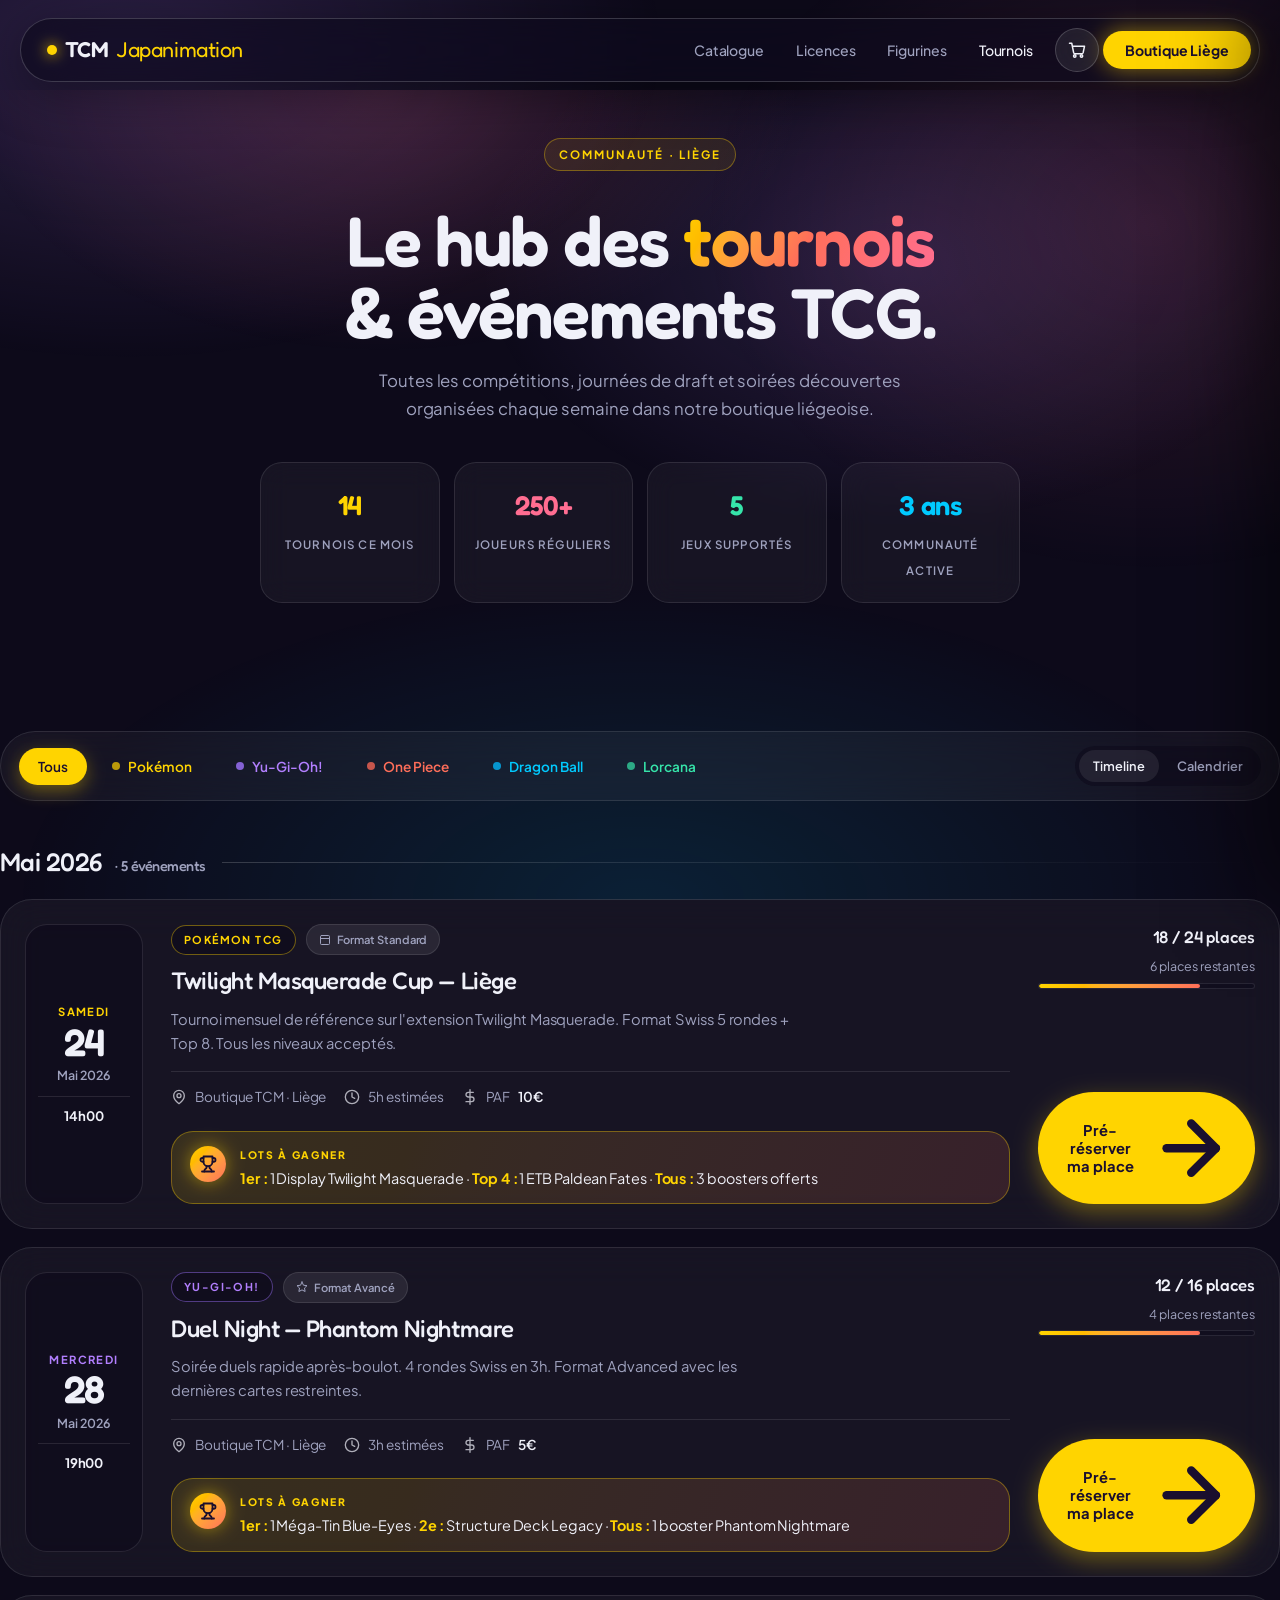
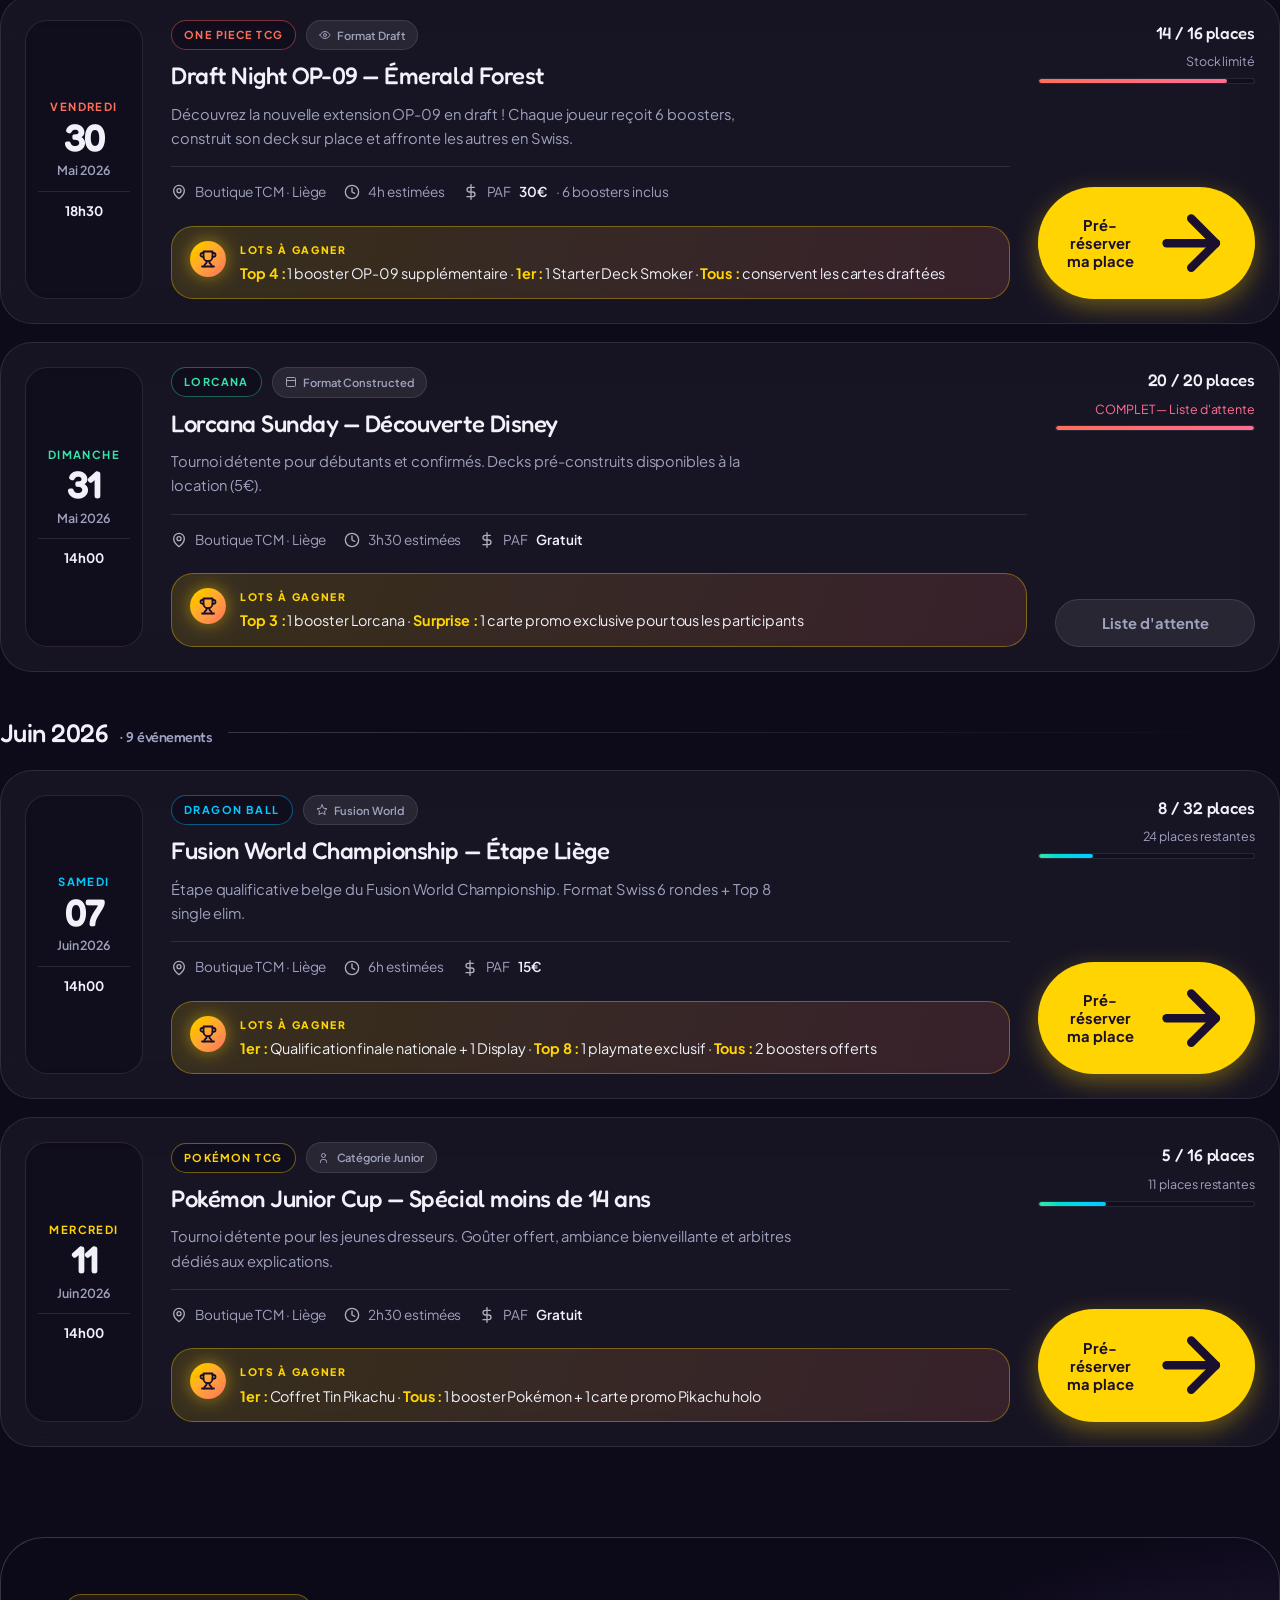
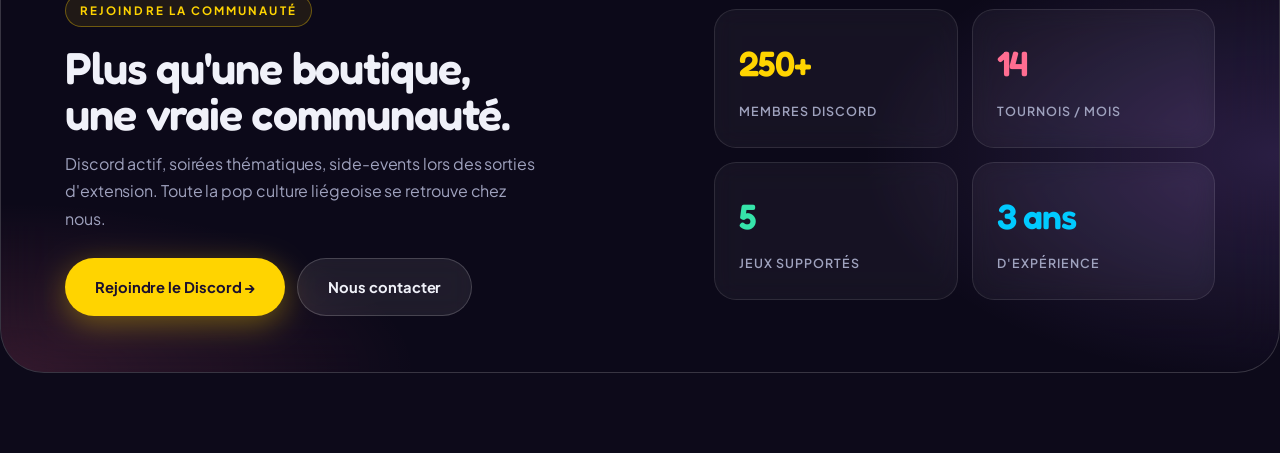
<file: tournois.html>
<!DOCTYPE html>
<html lang="fr">
<head>
<meta charset="UTF-8">
<meta name="viewport" content="width=device-width, initial-scale=1">
<title>Tournois &amp; Événements — TCM Japanimation</title>
<link rel="preconnect" href="https://fonts.googleapis.com">
<link rel="preconnect" href="https://fonts.gstatic.com" crossorigin>
<link href="https://fonts.googleapis.com/css2?family=Fredoka:wght@400;500;600;700&family=Plus+Jakarta+Sans:wght@400;500;600;700;800&display=swap" rel="stylesheet">
<link rel="stylesheet" href="assets/css/tcm-styles.css">
<link rel="stylesheet" href="assets/css/tournois-styles.css">
<link rel="stylesheet" href="assets/css/cart.css">
</head>
<body>

<nav class="nav">
  <a href="index.html" class="logo"><span class="dot"></span>TCM <em>Japanimation</em></a>
  <ul class="nav-links">
    <li><a href="catalogue.html">Catalogue</a></li>
    <li><a href="index.html#licences">Licences</a></li>
    <li><a href="index.html#figurines">Figurines</a></li>
    <li><a href="tournois.html" style="color: var(--ink)">Tournois</a></li>
    <li><a href="index.html#visit" class="pill">Boutique Liège</a></li>
  </ul>
  <button class="burger" id="burger" aria-label="Menu"><span></span><span></span><span></span></button>
</nav>

<div class="overlay" id="overlay"></div>
<aside class="drawer" id="drawer">
  <a href="index.html">Accueil</a>
  <a href="catalogue.html">Catalogue</a>
  <a href="index.html#licences">Licences</a>
  <a href="tournois.html">Tournois</a>
  <a href="index.html#visit">Boutique Liège</a>
</aside>

<main class="tour-page wrap" data-screen-label="Tournois">

  <header class="tour-hero">
    <div class="tour-hero-inner">
      <span class="eyebrow">Communauté · Liège</span>
      <h1>Le hub des <em>tournois</em><br>&amp; événements TCG.</h1>
      <p>Toutes les compétitions, journées de draft et soirées découvertes organisées chaque semaine dans notre boutique liégeoise.</p>
      <div class="tour-stats">
        <div class="tour-stat"><strong>14</strong><span>Tournois ce mois</span></div>
        <div class="tour-stat"><strong>250+</strong><span>Joueurs réguliers</span></div>
        <div class="tour-stat"><strong>5</strong><span>Jeux supportés</span></div>
        <div class="tour-stat"><strong>3 ans</strong><span>Communauté active</span></div>
      </div>
    </div>
  </header>

  <div class="tour-filters">
    <div class="tour-filter-group">
      <button class="tour-filter active">Tous</button>
      <button class="tour-filter" style="color: oklch(88% 0.20 95)"><i></i> Pokémon</button>
      <button class="tour-filter" style="color: oklch(72% 0.22 295)"><i></i> Yu-Gi-Oh!</button>
      <button class="tour-filter" style="color: oklch(74% 0.20 30)"><i></i> One Piece</button>
      <button class="tour-filter" style="color: oklch(78% 0.18 230)"><i></i> Dragon Ball</button>
      <button class="tour-filter" style="color: oklch(82% 0.16 165)"><i></i> Lorcana</button>
    </div>
    <div class="tour-view-toggle"><button class="active">Timeline</button><button>Calendrier</button></div>
  </div>

  <div class="tour-month"><h2>Mai 2026 <span>· 5 événements</span></h2><div class="tour-month-line"></div></div>

  <div class="tour-list">

    <article class="tour-event" data-g="poke">
      <div class="tour-date"><span class="day-label">Samedi</span><span class="day-num">24</span><span class="day-month">Mai 2026</span><span class="day-time">14h00</span></div>
      <div class="tour-body">
        <div class="tour-event-head"><span class="tour-game-badge">Pokémon TCG</span><span class="tour-format-badge"><svg viewBox="0 0 24 24" fill="none" stroke="currentColor" stroke-width="2" stroke-linecap="round" stroke-linejoin="round"><rect x="3" y="3" width="18" height="18" rx="2"/><line x1="3" y1="9" x2="21" y2="9"/></svg>Format Standard</span></div>
        <h3>Twilight Masquerade Cup — Liège</h3>
        <p class="tour-event-desc">Tournoi mensuel de référence sur l'extension Twilight Masquerade. Format Swiss 5 rondes + Top 8. Tous les niveaux acceptés.</p>
        <div class="tour-details">
          <span class="tour-detail"><svg viewBox="0 0 24 24" fill="none" stroke="currentColor" stroke-width="2" stroke-linecap="round" stroke-linejoin="round"><path d="M20 10c0 6-8 12-8 12s-8-6-8-12a8 8 0 0 1 16 0Z"/><circle cx="12" cy="10" r="3"/></svg>Boutique TCM · Liège</span>
          <span class="tour-detail"><svg viewBox="0 0 24 24" fill="none" stroke="currentColor" stroke-width="2" stroke-linecap="round" stroke-linejoin="round"><circle cx="12" cy="12" r="10"/><polyline points="12 6 12 12 16 14"/></svg>5h estimées</span>
          <span class="tour-detail"><svg viewBox="0 0 24 24" fill="none" stroke="currentColor" stroke-width="2" stroke-linecap="round" stroke-linejoin="round"><line x1="12" y1="1" x2="12" y2="23"/><path d="M17 5H9.5a3.5 3.5 0 0 0 0 7h5a3.5 3.5 0 0 1 0 7H6"/></svg>PAF <strong>10€</strong></span>
        </div>
        <div class="tour-prize">
          <div class="tour-prize-icon"><svg viewBox="0 0 24 24" fill="none" stroke="currentColor" stroke-width="2.4" stroke-linecap="round" stroke-linejoin="round"><path d="M6 9H4.5a2.5 2.5 0 0 1 0-5H6"/><path d="M18 9h1.5a2.5 2.5 0 0 0 0-5H18"/><path d="M4 22h16"/><path d="M10 14.66V17c0 .55-.47.98-.97 1.21C7.85 18.75 7 20.24 7 22"/><path d="M14 14.66V17c0 .55.47.98.97 1.21C16.15 18.75 17 20.24 17 22"/><path d="M18 2H6v7a6 6 0 0 0 12 0V2Z"/></svg></div>
          <div class="tour-prize-content"><div class="tour-prize-label">Lots à gagner</div><div class="tour-prize-list"><strong>1er :</strong> 1 Display Twilight Masquerade · <strong>Top 4 :</strong> 1 ETB Paldean Fates · <strong>Tous :</strong> 3 boosters offerts</div></div>
        </div>
      </div>
      <div class="tour-cta-col">
        <div class="tour-spots"><strong>18 / 24 places</strong><span>6 places restantes</span><div class="tour-spots-bar"><div class="tour-spots-fill warn" style="width:75%"></div></div></div>
        <button class="tour-reserve">Pré-réserver ma place <svg viewBox="0 0 24 24" fill="none" stroke="currentColor" stroke-width="2.4" stroke-linecap="round" stroke-linejoin="round"><line x1="5" y1="12" x2="19" y2="12"/><polyline points="12 5 19 12 12 19"/></svg></button>
      </div>
    </article>

    <article class="tour-event" data-g="ygo">
      <div class="tour-date"><span class="day-label">Mercredi</span><span class="day-num">28</span><span class="day-month">Mai 2026</span><span class="day-time">19h00</span></div>
      <div class="tour-body">
        <div class="tour-event-head"><span class="tour-game-badge">Yu-Gi-Oh!</span><span class="tour-format-badge"><svg viewBox="0 0 24 24" fill="none" stroke="currentColor" stroke-width="2" stroke-linecap="round" stroke-linejoin="round"><polygon points="12 2 15 8.5 22 9.3 17 14 18.2 21 12 17.8 5.8 21 7 14 2 9.3 9 8.5 12 2"/></svg>Format Avancé</span></div>
        <h3>Duel Night — Phantom Nightmare</h3>
        <p class="tour-event-desc">Soirée duels rapide après-boulot. 4 rondes Swiss en 3h. Format Advanced avec les dernières cartes restreintes.</p>
        <div class="tour-details">
          <span class="tour-detail"><svg viewBox="0 0 24 24" fill="none" stroke="currentColor" stroke-width="2" stroke-linecap="round" stroke-linejoin="round"><path d="M20 10c0 6-8 12-8 12s-8-6-8-12a8 8 0 0 1 16 0Z"/><circle cx="12" cy="10" r="3"/></svg>Boutique TCM · Liège</span>
          <span class="tour-detail"><svg viewBox="0 0 24 24" fill="none" stroke="currentColor" stroke-width="2" stroke-linecap="round" stroke-linejoin="round"><circle cx="12" cy="12" r="10"/><polyline points="12 6 12 12 16 14"/></svg>3h estimées</span>
          <span class="tour-detail"><svg viewBox="0 0 24 24" fill="none" stroke="currentColor" stroke-width="2" stroke-linecap="round" stroke-linejoin="round"><line x1="12" y1="1" x2="12" y2="23"/><path d="M17 5H9.5a3.5 3.5 0 0 0 0 7h5a3.5 3.5 0 0 1 0 7H6"/></svg>PAF <strong>5€</strong></span>
        </div>
        <div class="tour-prize">
          <div class="tour-prize-icon"><svg viewBox="0 0 24 24" fill="none" stroke="currentColor" stroke-width="2.4" stroke-linecap="round" stroke-linejoin="round"><path d="M6 9H4.5a2.5 2.5 0 0 1 0-5H6"/><path d="M18 9h1.5a2.5 2.5 0 0 0 0-5H18"/><path d="M4 22h16"/><path d="M10 14.66V17c0 .55-.47.98-.97 1.21C7.85 18.75 7 20.24 7 22"/><path d="M14 14.66V17c0 .55.47.98.97 1.21C16.15 18.75 17 20.24 17 22"/><path d="M18 2H6v7a6 6 0 0 0 12 0V2Z"/></svg></div>
          <div class="tour-prize-content"><div class="tour-prize-label">Lots à gagner</div><div class="tour-prize-list"><strong>1er :</strong> 1 Méga-Tin Blue-Eyes · <strong>2e :</strong> Structure Deck Legacy · <strong>Tous :</strong> 1 booster Phantom Nightmare</div></div>
        </div>
      </div>
      <div class="tour-cta-col">
        <div class="tour-spots"><strong>12 / 16 places</strong><span>4 places restantes</span><div class="tour-spots-bar"><div class="tour-spots-fill warn" style="width:75%"></div></div></div>
        <button class="tour-reserve">Pré-réserver ma place <svg viewBox="0 0 24 24" fill="none" stroke="currentColor" stroke-width="2.4" stroke-linecap="round" stroke-linejoin="round"><line x1="5" y1="12" x2="19" y2="12"/><polyline points="12 5 19 12 12 19"/></svg></button>
      </div>
    </article>

    <article class="tour-event" data-g="op">
      <div class="tour-date"><span class="day-label">Vendredi</span><span class="day-num">30</span><span class="day-month">Mai 2026</span><span class="day-time">18h30</span></div>
      <div class="tour-body">
        <div class="tour-event-head"><span class="tour-game-badge">One Piece TCG</span><span class="tour-format-badge"><svg viewBox="0 0 24 24" fill="none" stroke="currentColor" stroke-width="2" stroke-linecap="round" stroke-linejoin="round"><path d="M2 12s3-7 10-7 10 7 10 7-3 7-10 7-10-7-10-7Z"/><circle cx="12" cy="12" r="3"/></svg>Format Draft</span></div>
        <h3>Draft Night OP-09 — Émerald Forest</h3>
        <p class="tour-event-desc">Découvrez la nouvelle extension OP-09 en draft ! Chaque joueur reçoit 6 boosters, construit son deck sur place et affronte les autres en Swiss.</p>
        <div class="tour-details">
          <span class="tour-detail"><svg viewBox="0 0 24 24" fill="none" stroke="currentColor" stroke-width="2" stroke-linecap="round" stroke-linejoin="round"><path d="M20 10c0 6-8 12-8 12s-8-6-8-12a8 8 0 0 1 16 0Z"/><circle cx="12" cy="10" r="3"/></svg>Boutique TCM · Liège</span>
          <span class="tour-detail"><svg viewBox="0 0 24 24" fill="none" stroke="currentColor" stroke-width="2" stroke-linecap="round" stroke-linejoin="round"><circle cx="12" cy="12" r="10"/><polyline points="12 6 12 12 16 14"/></svg>4h estimées</span>
          <span class="tour-detail"><svg viewBox="0 0 24 24" fill="none" stroke="currentColor" stroke-width="2" stroke-linecap="round" stroke-linejoin="round"><line x1="12" y1="1" x2="12" y2="23"/><path d="M17 5H9.5a3.5 3.5 0 0 0 0 7h5a3.5 3.5 0 0 1 0 7H6"/></svg>PAF <strong>30€</strong> · 6 boosters inclus</span>
        </div>
        <div class="tour-prize">
          <div class="tour-prize-icon"><svg viewBox="0 0 24 24" fill="none" stroke="currentColor" stroke-width="2.4" stroke-linecap="round" stroke-linejoin="round"><path d="M6 9H4.5a2.5 2.5 0 0 1 0-5H6"/><path d="M18 9h1.5a2.5 2.5 0 0 0 0-5H18"/><path d="M4 22h16"/><path d="M10 14.66V17c0 .55-.47.98-.97 1.21C7.85 18.75 7 20.24 7 22"/><path d="M14 14.66V17c0 .55.47.98.97 1.21C16.15 18.75 17 20.24 17 22"/><path d="M18 2H6v7a6 6 0 0 0 12 0V2Z"/></svg></div>
          <div class="tour-prize-content"><div class="tour-prize-label">Lots à gagner</div><div class="tour-prize-list"><strong>Top 4 :</strong> 1 booster OP-09 supplémentaire · <strong>1er :</strong> 1 Starter Deck Smoker · <strong>Tous :</strong> conservent les cartes draftées</div></div>
        </div>
      </div>
      <div class="tour-cta-col">
        <div class="tour-spots"><strong>14 / 16 places</strong><span>Stock limité</span><div class="tour-spots-bar"><div class="tour-spots-fill danger" style="width:87.5%"></div></div></div>
        <button class="tour-reserve">Pré-réserver ma place <svg viewBox="0 0 24 24" fill="none" stroke="currentColor" stroke-width="2.4" stroke-linecap="round" stroke-linejoin="round"><line x1="5" y1="12" x2="19" y2="12"/><polyline points="12 5 19 12 12 19"/></svg></button>
      </div>
    </article>

    <article class="tour-event" data-g="lor">
      <div class="tour-date"><span class="day-label">Dimanche</span><span class="day-num">31</span><span class="day-month">Mai 2026</span><span class="day-time">14h00</span></div>
      <div class="tour-body">
        <div class="tour-event-head"><span class="tour-game-badge">Lorcana</span><span class="tour-format-badge"><svg viewBox="0 0 24 24" fill="none" stroke="currentColor" stroke-width="2" stroke-linecap="round" stroke-linejoin="round"><rect x="3" y="3" width="18" height="18" rx="2"/><line x1="3" y1="9" x2="21" y2="9"/></svg>Format Constructed</span></div>
        <h3>Lorcana Sunday — Découverte Disney</h3>
        <p class="tour-event-desc">Tournoi détente pour débutants et confirmés. Decks pré-construits disponibles à la location (5€).</p>
        <div class="tour-details">
          <span class="tour-detail"><svg viewBox="0 0 24 24" fill="none" stroke="currentColor" stroke-width="2" stroke-linecap="round" stroke-linejoin="round"><path d="M20 10c0 6-8 12-8 12s-8-6-8-12a8 8 0 0 1 16 0Z"/><circle cx="12" cy="10" r="3"/></svg>Boutique TCM · Liège</span>
          <span class="tour-detail"><svg viewBox="0 0 24 24" fill="none" stroke="currentColor" stroke-width="2" stroke-linecap="round" stroke-linejoin="round"><circle cx="12" cy="12" r="10"/><polyline points="12 6 12 12 16 14"/></svg>3h30 estimées</span>
          <span class="tour-detail"><svg viewBox="0 0 24 24" fill="none" stroke="currentColor" stroke-width="2" stroke-linecap="round" stroke-linejoin="round"><line x1="12" y1="1" x2="12" y2="23"/><path d="M17 5H9.5a3.5 3.5 0 0 0 0 7h5a3.5 3.5 0 0 1 0 7H6"/></svg>PAF <strong>Gratuit</strong></span>
        </div>
        <div class="tour-prize">
          <div class="tour-prize-icon"><svg viewBox="0 0 24 24" fill="none" stroke="currentColor" stroke-width="2.4" stroke-linecap="round" stroke-linejoin="round"><path d="M6 9H4.5a2.5 2.5 0 0 1 0-5H6"/><path d="M18 9h1.5a2.5 2.5 0 0 0 0-5H18"/><path d="M4 22h16"/><path d="M10 14.66V17c0 .55-.47.98-.97 1.21C7.85 18.75 7 20.24 7 22"/><path d="M14 14.66V17c0 .55.47.98.97 1.21C16.15 18.75 17 20.24 17 22"/><path d="M18 2H6v7a6 6 0 0 0 12 0V2Z"/></svg></div>
          <div class="tour-prize-content"><div class="tour-prize-label">Lots à gagner</div><div class="tour-prize-list"><strong>Top 3 :</strong> 1 booster Lorcana · <strong>Surprise :</strong> 1 carte promo exclusive pour tous les participants</div></div>
        </div>
      </div>
      <div class="tour-cta-col">
        <div class="tour-spots"><strong>20 / 20 places</strong><span style="color: var(--rose)">COMPLET — Liste d'attente</span><div class="tour-spots-bar"><div class="tour-spots-fill danger" style="width:100%"></div></div></div>
        <button class="tour-reserve full" disabled>Liste d'attente</button>
      </div>
    </article>

  </div>

  <div class="tour-month"><h2>Juin 2026 <span>· 9 événements</span></h2><div class="tour-month-line"></div></div>

  <div class="tour-list">

    <article class="tour-event" data-g="dbz">
      <div class="tour-date"><span class="day-label">Samedi</span><span class="day-num">07</span><span class="day-month">Juin 2026</span><span class="day-time">14h00</span></div>
      <div class="tour-body">
        <div class="tour-event-head"><span class="tour-game-badge">Dragon Ball</span><span class="tour-format-badge"><svg viewBox="0 0 24 24" fill="none" stroke="currentColor" stroke-width="2" stroke-linecap="round" stroke-linejoin="round"><polygon points="12 2 15 8.5 22 9.3 17 14 18.2 21 12 17.8 5.8 21 7 14 2 9.3 9 8.5 12 2"/></svg>Fusion World</span></div>
        <h3>Fusion World Championship — Étape Liège</h3>
        <p class="tour-event-desc">Étape qualificative belge du Fusion World Championship. Format Swiss 6 rondes + Top 8 single elim.</p>
        <div class="tour-details">
          <span class="tour-detail"><svg viewBox="0 0 24 24" fill="none" stroke="currentColor" stroke-width="2" stroke-linecap="round" stroke-linejoin="round"><path d="M20 10c0 6-8 12-8 12s-8-6-8-12a8 8 0 0 1 16 0Z"/><circle cx="12" cy="10" r="3"/></svg>Boutique TCM · Liège</span>
          <span class="tour-detail"><svg viewBox="0 0 24 24" fill="none" stroke="currentColor" stroke-width="2" stroke-linecap="round" stroke-linejoin="round"><circle cx="12" cy="12" r="10"/><polyline points="12 6 12 12 16 14"/></svg>6h estimées</span>
          <span class="tour-detail"><svg viewBox="0 0 24 24" fill="none" stroke="currentColor" stroke-width="2" stroke-linecap="round" stroke-linejoin="round"><line x1="12" y1="1" x2="12" y2="23"/><path d="M17 5H9.5a3.5 3.5 0 0 0 0 7h5a3.5 3.5 0 0 1 0 7H6"/></svg>PAF <strong>15€</strong></span>
        </div>
        <div class="tour-prize">
          <div class="tour-prize-icon"><svg viewBox="0 0 24 24" fill="none" stroke="currentColor" stroke-width="2.4" stroke-linecap="round" stroke-linejoin="round"><path d="M6 9H4.5a2.5 2.5 0 0 1 0-5H6"/><path d="M18 9h1.5a2.5 2.5 0 0 0 0-5H18"/><path d="M4 22h16"/><path d="M10 14.66V17c0 .55-.47.98-.97 1.21C7.85 18.75 7 20.24 7 22"/><path d="M14 14.66V17c0 .55.47.98.97 1.21C16.15 18.75 17 20.24 17 22"/><path d="M18 2H6v7a6 6 0 0 0 12 0V2Z"/></svg></div>
          <div class="tour-prize-content"><div class="tour-prize-label">Lots à gagner</div><div class="tour-prize-list"><strong>1er :</strong> Qualification finale nationale + 1 Display · <strong>Top 8 :</strong> 1 playmate exclusif · <strong>Tous :</strong> 2 boosters offerts</div></div>
        </div>
      </div>
      <div class="tour-cta-col">
        <div class="tour-spots"><strong>8 / 32 places</strong><span>24 places restantes</span><div class="tour-spots-bar"><div class="tour-spots-fill" style="width:25%"></div></div></div>
        <button class="tour-reserve">Pré-réserver ma place <svg viewBox="0 0 24 24" fill="none" stroke="currentColor" stroke-width="2.4" stroke-linecap="round" stroke-linejoin="round"><line x1="5" y1="12" x2="19" y2="12"/><polyline points="12 5 19 12 12 19"/></svg></button>
      </div>
    </article>

    <article class="tour-event" data-g="poke">
      <div class="tour-date"><span class="day-label">Mercredi</span><span class="day-num">11</span><span class="day-month">Juin 2026</span><span class="day-time">14h00</span></div>
      <div class="tour-body">
        <div class="tour-event-head"><span class="tour-game-badge">Pokémon TCG</span><span class="tour-format-badge"><svg viewBox="0 0 24 24" fill="none" stroke="currentColor" stroke-width="2" stroke-linecap="round" stroke-linejoin="round"><circle cx="9" cy="7" r="4"/><path d="M3 21v-2a4 4 0 0 1 4-4h4a4 4 0 0 1 4 4v2"/></svg>Catégorie Junior</span></div>
        <h3>Pokémon Junior Cup — Spécial moins de 14 ans</h3>
        <p class="tour-event-desc">Tournoi détente pour les jeunes dresseurs. Goûter offert, ambiance bienveillante et arbitres dédiés aux explications.</p>
        <div class="tour-details">
          <span class="tour-detail"><svg viewBox="0 0 24 24" fill="none" stroke="currentColor" stroke-width="2" stroke-linecap="round" stroke-linejoin="round"><path d="M20 10c0 6-8 12-8 12s-8-6-8-12a8 8 0 0 1 16 0Z"/><circle cx="12" cy="10" r="3"/></svg>Boutique TCM · Liège</span>
          <span class="tour-detail"><svg viewBox="0 0 24 24" fill="none" stroke="currentColor" stroke-width="2" stroke-linecap="round" stroke-linejoin="round"><circle cx="12" cy="12" r="10"/><polyline points="12 6 12 12 16 14"/></svg>2h30 estimées</span>
          <span class="tour-detail"><svg viewBox="0 0 24 24" fill="none" stroke="currentColor" stroke-width="2" stroke-linecap="round" stroke-linejoin="round"><line x1="12" y1="1" x2="12" y2="23"/><path d="M17 5H9.5a3.5 3.5 0 0 0 0 7h5a3.5 3.5 0 0 1 0 7H6"/></svg>PAF <strong>Gratuit</strong></span>
        </div>
        <div class="tour-prize">
          <div class="tour-prize-icon"><svg viewBox="0 0 24 24" fill="none" stroke="currentColor" stroke-width="2.4" stroke-linecap="round" stroke-linejoin="round"><path d="M6 9H4.5a2.5 2.5 0 0 1 0-5H6"/><path d="M18 9h1.5a2.5 2.5 0 0 0 0-5H18"/><path d="M4 22h16"/><path d="M10 14.66V17c0 .55-.47.98-.97 1.21C7.85 18.75 7 20.24 7 22"/><path d="M14 14.66V17c0 .55.47.98.97 1.21C16.15 18.75 17 20.24 17 22"/><path d="M18 2H6v7a6 6 0 0 0 12 0V2Z"/></svg></div>
          <div class="tour-prize-content"><div class="tour-prize-label">Lots à gagner</div><div class="tour-prize-list"><strong>1er :</strong> Coffret Tin Pikachu · <strong>Tous :</strong> 1 booster Pokémon + 1 carte promo Pikachu holo</div></div>
        </div>
      </div>
      <div class="tour-cta-col">
        <div class="tour-spots"><strong>5 / 16 places</strong><span>11 places restantes</span><div class="tour-spots-bar"><div class="tour-spots-fill" style="width:31%"></div></div></div>
        <button class="tour-reserve">Pré-réserver ma place <svg viewBox="0 0 24 24" fill="none" stroke="currentColor" stroke-width="2.4" stroke-linecap="round" stroke-linejoin="round"><line x1="5" y1="12" x2="19" y2="12"/><polyline points="12 5 19 12 12 19"/></svg></button>
      </div>
    </article>

  </div>

  <section class="tour-community">
    <div class="tour-community-info">
      <span class="eyebrow">Rejoindre la communauté</span>
      <h2>Plus qu'une boutique,<br>une vraie communauté.</h2>
      <p>Discord actif, soirées thématiques, side-events lors des sorties d'extension. Toute la pop culture liégeoise se retrouve chez nous.</p>
      <div class="tour-community-ctas">
        <a href="#" class="btn btn-primary">Rejoindre le Discord →</a>
        <a href="index.html#visit" class="btn btn-glass">Nous contacter</a>
      </div>
    </div>
    <div class="tour-community-stats">
      <div class="tour-com-stat"><strong>250+</strong><span>Membres Discord</span></div>
      <div class="tour-com-stat"><strong>14</strong><span>Tournois / mois</span></div>
      <div class="tour-com-stat"><strong>5</strong><span>Jeux supportés</span></div>
      <div class="tour-com-stat"><strong>3 ans</strong><span>D'expérience</span></div>
    </div>
  </section>

</main>

<script>
const burger  = document.getElementById('burger');
const drawer  = document.getElementById('drawer');
const overlay = document.getElementById('overlay');
function togDrawer(open) {
  drawer.classList.toggle('on', open);
  overlay.classList.toggle('on', open);
  document.body.style.overflow = open ? 'hidden' : '';
}
burger.addEventListener('click', () => togDrawer(!drawer.classList.contains('on')));
overlay.addEventListener('click', () => togDrawer(false));
drawer.querySelectorAll('a').forEach(a => a.addEventListener('click', () => togDrawer(false)));

const filters = document.querySelectorAll('.tour-filter');
const events  = document.querySelectorAll('.tour-event');
filters.forEach(f => {
  f.addEventListener('click', () => {
    filters.forEach(x => x.classList.remove('active'));
    f.classList.add('active');
    const label = f.textContent.trim().toLowerCase();
    events.forEach(ev => {
      const g = ev.dataset.g;
      const match = label === 'tous' ||
        (label.includes('pokémon') && g === 'poke') ||
        (label.includes('yu-gi') && g === 'ygo') ||
        (label.includes('one piece') && g === 'op') ||
        (label.includes('dragon') && g === 'dbz') ||
        (label.includes('lorcana') && g === 'lor');
      ev.style.display = match ? '' : 'none';
    });
    document.querySelectorAll('.tour-month').forEach((m, i, arr) => {
      const list = m.nextElementSibling;
      const visible = [...(list?.children || [])].some(e => e.style.display !== 'none');
      m.style.display = visible ? '' : 'none';
      if (list) list.style.display = visible ? '' : 'none';
    });
  });
});

document.querySelectorAll('.tour-view-toggle button').forEach(b => {
  b.addEventListener('click', () => {
    document.querySelectorAll('.tour-view-toggle button').forEach(x => x.classList.remove('active'));
    b.classList.add('active');
  });
});

document.querySelectorAll('.tour-reserve:not(.full)').forEach(b => {
  b.addEventListener('click', () => {
    const card = b.closest('.tour-event');
    const title = card.querySelector('h3').textContent.trim();
    b.innerHTML = `<svg viewBox="0 0 24 24" fill="none" stroke="currentColor" stroke-width="2.4" stroke-linecap="round" stroke-linejoin="round"><polyline points="20 6 9 17 4 12"/></svg> Place réservée — ${title.split('—')[0].trim()}`;
    b.style.background = 'var(--mint)';
    b.style.color = '#0a1f1a';
    b.disabled = true;
  });
});
</script>
<script src="assets/js/cart.js" defer></script>
</body>
</html>
</file>
<file: assets/css/tcm-styles.css>
/* ════════════════════════════════════════════════════════════════
   TCM JAPANIMATION — 2026 · "Kawaii Manga Premium"
   Ambient artworks · Glassmorphism · Neon halos
   ════════════════════════════════════════════════════════════════ */

*, *::before, *::after { box-sizing: border-box; margin: 0; padding: 0 }

:root {
  /* ——— Base palette ——— */
  --bg:        #0d0a1a;
  --bg2:       #15102a;
  --bg3:       #1c1438;
  --ink:       oklch(96% 0.01 280);
  --muted:     oklch(72% 0.04 280);

  /* ——— Kawaii neons ——— */
  --rose:      oklch(78% 0.22 12);
  --yellow:    oklch(88% 0.20 95);
  --azure:     oklch(78% 0.18 230);
  --mint:      oklch(82% 0.16 165);
  --violet:    oklch(72% 0.22 295);
  --coral:     oklch(74% 0.20 30);

  /* ——— Glass ——— */
  --glass:        rgba(255 255 255 / 0.045);
  --glass-strong: rgba(255 255 255 / 0.08);
  --glass-line:   rgba(255 255 255 / 0.10);
  --glass-line-2: rgba(255 255 255 / 0.18);

  /* ——— Accent (tweakable) ——— */
  --accent:    var(--yellow);
  --accent-ink:#1a0f2e;

  /* ——— Tweaks ——— */
  --halo-opacity: 0.65;
  --pop-scale:    1.21;

  /* ——— Layout ——— */
  --r-sm:  14px;
  --r:     22px;
  --r-lg:  32px;
  --r-xl:  44px;
  --ease:  0.4s cubic-bezier(0.22, 1, 0.36, 1);
  --maxw:  1440px;
  --px:    clamp(20px, 5vw, 80px);
}

html { scroll-behavior: smooth }

body {
  font-family: 'Plus Jakarta Sans', sans-serif;
  background: var(--bg);
  color: var(--ink);
  overflow-x: hidden;
  line-height: 1.65;
  font-weight: 400;
  letter-spacing: -0.005em;
}

/* ——— GLOBAL AMBIENT BACKGROUND ——— */
body::before {
  content: ''; position: fixed; inset: 0; z-index: -1; pointer-events: none;
  background:
    radial-gradient(ellipse 60% 50% at 10% 5%,  oklch(72% 0.22 295 / 0.18), transparent 70%),
    radial-gradient(ellipse 50% 55% at 90% 25%, oklch(78% 0.22 12 / 0.14),  transparent 70%),
    radial-gradient(ellipse 70% 50% at 50% 100%,oklch(78% 0.18 230 / 0.12), transparent 70%);
}

.wrap { max-width: var(--maxw); margin: 0 auto; padding: 0 var(--px) }

/* ════════════════════════════════════════════════════════════════
   TYPOGRAPHY
   ════════════════════════════════════════════════════════════════ */
h1, h2, h3, h4 {
  font-family: 'Fredoka', sans-serif;
  font-weight: 600;
  line-height: 1.02;
  letter-spacing: -0.025em;
}
h1 { font-size: clamp(3rem, 8vw, 7.5rem); font-weight: 600 }
h2 { font-size: clamp(2.2rem, 5vw, 4.2rem); font-weight: 600 }
h3 { font-size: clamp(1.5rem, 3vw, 2.5rem); font-weight: 500 }

.eyebrow {
  display: inline-block;
  font-family: 'Plus Jakarta Sans', sans-serif;
  font-size: 0.72rem; font-weight: 700;
  letter-spacing: 0.18em; text-transform: uppercase;
  color: var(--accent);
  padding: 6px 14px;
  border: 1px solid color-mix(in oklch, var(--accent) 35%, transparent);
  background: color-mix(in oklch, var(--accent) 8%, transparent);
  border-radius: 100px;
  margin-bottom: 18px;
  white-space: nowrap;
}

/* ════════════════════════════════════════════════════════════════
   NAV — soft glass pill
   ════════════════════════════════════════════════════════════════ */
.nav {
  position: fixed; top: 18px; left: 50%; transform: translateX(-50%);
  z-index: 900; width: min(calc(var(--maxw) - 40px), calc(100% - 40px));
  height: 64px; padding: 0 8px 0 26px;
  background: rgba(13, 10, 26, 0.7);
  backdrop-filter: blur(28px) saturate(1.6);
  -webkit-backdrop-filter: blur(28px) saturate(1.6);
  border: 1px solid var(--glass-line-2);
  border-radius: 100px;
  display: flex; align-items: center; justify-content: space-between; gap: 28px;
  box-shadow: 0 12px 50px rgba(0,0,0,0.4);
}
.logo {
  font-family: 'Fredoka', sans-serif; font-size: 1.35rem;
  font-weight: 600; letter-spacing: -0.02em;
  text-decoration: none; color: var(--ink);
  display: flex; align-items: center; gap: 8px;
  white-space: nowrap;
}
.logo .dot {
  width: 10px; height: 10px; border-radius: 50%;
  background: var(--accent);
  box-shadow: 0 0 14px var(--accent);
}
.logo em {
  color: var(--accent); font-style: normal; font-weight: 400;
}
.nav-links {
  list-style: none; display: flex; align-items: center; gap: 4px;
}
.nav-links a {
  color: var(--muted); text-decoration: none;
  font-size: 0.88rem; font-weight: 500;
  padding: 8px 14px; border-radius: 100px;
  transition: color var(--ease), background var(--ease);
}
.nav-links a:hover { color: var(--ink); background: var(--glass) }
.nav-links .pill {
  background: var(--accent); color: var(--accent-ink) !important;
  font-weight: 700 !important; padding: 10px 22px;
  white-space: nowrap;
  box-shadow: 0 0 22px color-mix(in oklch, var(--accent) 50%, transparent);
  transition: var(--ease);
}
.nav-links .pill:hover { transform: translateY(-2px); background: var(--accent) }
.burger {
  display: none; flex-direction: column; gap: 4px;
  cursor: pointer; background: none; border: none; padding: 12px;
}
.burger span {
  display: block; width: 22px; height: 2px;
  background: var(--ink); border-radius: 2px;
}

/* ——— DRAWER ——— */
.overlay {
  position: fixed; inset: 0; z-index: 1000;
  background: rgba(0,0,0,0.65); opacity: 0;
  pointer-events: none; transition: opacity var(--ease);
  backdrop-filter: blur(8px);
}
.overlay.on { opacity: 1; pointer-events: all }
.drawer {
  position: fixed; top: 0; right: 0; bottom: 0; z-index: 1001;
  width: min(320px, 84vw); padding: 100px 32px 32px;
  background: var(--bg2);
  border-left: 1px solid var(--glass-line);
  transform: translateX(100%); transition: transform var(--ease);
  display: flex; flex-direction: column; gap: 4px;
}
.drawer.on { transform: translateX(0) }
.drawer a {
  font-family: 'Fredoka', sans-serif; font-size: 1.5rem; font-weight: 500;
  color: var(--ink); text-decoration: none;
  padding: 14px 0; border-bottom: 1px solid var(--glass-line);
  transition: color var(--ease);
}
.drawer a:hover { color: var(--accent) }

/* ════════════════════════════════════════════════════════════════
   BUTTONS
   ════════════════════════════════════════════════════════════════ */
.btn {
  display: inline-flex; align-items: center; gap: 8px;
  padding: 16px 30px; border-radius: 100px;
  font-family: 'Plus Jakarta Sans', sans-serif;
  font-size: 0.92rem; font-weight: 700; letter-spacing: -0.005em;
  text-decoration: none; cursor: pointer;
  transition: var(--ease); border: none;
  white-space: nowrap;
}
.btn-primary {
  background: var(--accent); color: var(--accent-ink);
  box-shadow: 0 8px 30px color-mix(in oklch, var(--accent) 35%, transparent);
}
.btn-primary:hover {
  transform: translateY(-3px);
  box-shadow: 0 14px 50px color-mix(in oklch, var(--accent) 50%, transparent);
}
.btn-glass {
  background: var(--glass-strong); color: var(--ink);
  border: 1px solid var(--glass-line-2);
  backdrop-filter: blur(12px); -webkit-backdrop-filter: blur(12px);
}
.btn-glass:hover { background: rgba(255,255,255,0.12); transform: translateY(-3px) }

/* ════════════════════════════════════════════════════════════════
   HERO — manga.png as ambient watermark behind glass card
   ════════════════════════════════════════════════════════════════ */
.hero {
  position: relative; min-height: 100vh;
  padding: 130px 0 80px;
  display: flex; align-items: center;
  overflow: hidden;
}

/* Massive ambient artwork */
.hero-art {
  position: absolute; top: 50%; left: 50%;
  transform: translate(-50%, -50%);
  width: min(1700px, 130vw); height: auto; z-index: 0;
  object-fit: contain; pointer-events: none;
  opacity: calc(var(--halo-opacity) * 0.65);
  mask-image: radial-gradient(ellipse 65% 70% at center,
              black 25%, rgba(0,0,0,0.5) 55%, transparent 78%);
  -webkit-mask-image: radial-gradient(ellipse 65% 70% at center,
              black 25%, rgba(0,0,0,0.5) 55%, transparent 78%);
  filter: saturate(1.1);
}

/* Floating ambient pikachu */
.hero-float-1 {
  position: absolute; top: 14%; right: 8%;
  width: 170px; height: auto; z-index: 1; pointer-events: none;
  opacity: 0.35;
  filter: drop-shadow(0 0 28px oklch(88% 0.20 95 / 0.55));
  animation: floaty 6s ease-in-out infinite;
}
.hero-float-2 {
  position: absolute; bottom: 16%; left: 6%;
  width: 140px; height: auto; z-index: 1; pointer-events: none;
  opacity: 0.3;
  filter: drop-shadow(0 0 24px oklch(74% 0.20 30 / 0.55));
  animation: floaty 7s ease-in-out infinite 1.5s;
}
@keyframes floaty {
  0%, 100% { transform: translateY(0) rotate(-2deg) }
  50%      { transform: translateY(-22px) rotate(2deg) }
}

.hero-inner {
  position: relative; z-index: 3;
  width: 100%; max-width: 880px; margin: 0 auto;
  text-align: center;
  padding: 64px clamp(28px, 5vw, 64px);
  background: rgba(13, 10, 26, 0.42);
  border: 1px solid var(--glass-line-2);
  border-radius: var(--r-xl);
  backdrop-filter: blur(28px) saturate(1.6);
  -webkit-backdrop-filter: blur(28px) saturate(1.6);
  box-shadow: 0 30px 80px rgba(0,0,0,0.5),
              inset 0 1px 0 rgba(255,255,255,0.1);
  animation: heroIn 1s cubic-bezier(0.22, 1, 0.36, 1) both;
}
@keyframes heroIn {
  from { opacity: 0; transform: translateY(36px) scale(0.97) }
  to   { opacity: 1; transform: translateY(0) scale(1) }
}

.hero-pulse {
  display: inline-flex; align-items: center; gap: 10px;
  padding: 8px 18px;
  background: var(--glass-strong); border: 1px solid var(--glass-line-2);
  border-radius: 100px; margin-bottom: 28px;
  font-size: 0.78rem; font-weight: 600; letter-spacing: 0.05em;
  color: var(--ink);
}
.hero-pulse i {
  width: 8px; height: 8px; border-radius: 50%;
  background: var(--mint); box-shadow: 0 0 12px var(--mint);
  animation: ping 2s infinite;
}
@keyframes ping {
  0%, 100% { opacity: 1 }
  50%      { opacity: 0.35 }
}

.hero-inner h1 {
  margin-bottom: 24px;
  text-wrap: balance;
}
.hero-inner h1 .word-1 { color: var(--ink) }
.hero-inner h1 .word-2 {
  background: linear-gradient(120deg, var(--yellow) 0%, var(--coral) 50%, var(--rose) 100%);
  -webkit-background-clip: text; background-clip: text;
  -webkit-text-fill-color: transparent; color: transparent;
}
.hero-inner h1 .word-3 { color: var(--ink) }

.hero-sub {
  color: var(--muted);
  font-size: clamp(1rem, 1.4vw, 1.18rem);
  max-width: 580px; margin: 0 auto 38px;
  line-height: 1.7;
}
.hero-ctas {
  display: flex; align-items: center; justify-content: center;
  gap: 14px; flex-wrap: wrap;
}
.hero-stats {
  display: flex; justify-content: center; align-items: center;
  gap: clamp(28px, 6vw, 64px);
  margin-top: 50px; padding-top: 32px;
  border-top: 1px solid var(--glass-line);
  flex-wrap: wrap;
}
.hero-stat strong {
  font-family: 'Fredoka', sans-serif; font-size: 2rem;
  font-weight: 600; color: var(--accent); display: block;
}
.hero-stat span {
  font-size: 0.78rem; color: var(--muted);
  letter-spacing: 0.08em; text-transform: uppercase; font-weight: 600;
}

/* ════════════════════════════════════════════════════════════════
   SECTION HEADERS
   ════════════════════════════════════════════════════════════════ */
.sec-head { margin-bottom: 64px; text-align: center; position: relative; z-index: 2 }
.sec-head h2 {
  text-wrap: balance; max-width: 800px; margin: 0 auto 16px;
}
.sec-head p {
  color: var(--muted); font-size: 1.02rem;
  max-width: 540px; margin: 0 auto; line-height: 1.7;
}

/* ════════════════════════════════════════════════════════════════
   LICENCES — glass tiles with ambient character watermarks
   ════════════════════════════════════════════════════════════════ */
.licences {
  padding: 130px 0; position: relative;
}
.licences::before {
  content: ''; position: absolute; inset: 0; pointer-events: none;
  background:
    radial-gradient(ellipse 50% 40% at 100% 10%, oklch(88% 0.20 95 / 0.10), transparent 60%),
    radial-gradient(ellipse 50% 40% at 0%   90%, oklch(72% 0.22 295 / 0.10), transparent 60%);
}

.licences-grid {
  display: grid;
  grid-template-columns: repeat(auto-fit, minmax(380px, 1fr));
  gap: 24px; position: relative; z-index: 2;
}

.lic-card {
  position: relative; min-height: 360px;
  border-radius: var(--r-lg);
  overflow: hidden; cursor: pointer;
  background: var(--glass);
  border: 1px solid var(--glass-line);
  backdrop-filter: blur(20px); -webkit-backdrop-filter: blur(20px);
  transition: transform var(--ease), border-color var(--ease), box-shadow var(--ease);
  isolation: isolate;
  display: grid;
  grid-template-columns: minmax(0, 1.05fr) minmax(0, 1fr);
}
.lic-card:hover {
  transform: translateY(-8px);
  border-color: var(--glass-line-2);
}

/* Ambient watermark artwork BEHIND the glass content */
.lic-art {
  position: absolute; inset: 0;
  width: 100%; height: 100%; object-fit: contain;
  object-position: right center; z-index: 0;
  opacity: calc(var(--halo-opacity) * 0.85);
  mask-image: radial-gradient(ellipse 65% 80% at 80% 50%,
              black 25%, rgba(0,0,0,0.55) 58%, transparent 88%);
  -webkit-mask-image: radial-gradient(ellipse 65% 80% at 80% 50%,
              black 25%, rgba(0,0,0,0.55) 58%, transparent 88%);
  transition: transform 0.7s cubic-bezier(0.22, 1, 0.36, 1);
  pointer-events: none;
}
.lic-card:hover .lic-art {
  transform: scale(var(--pop-scale));
}

/* Coloured halo per licence */
.lic-card::before {
  content: ''; position: absolute; inset: 0; pointer-events: none;
  z-index: 1; opacity: 0.45;
  transition: opacity var(--ease);
}
.lic-card:hover::before { opacity: 0.85 }
[data-l=poke]::before {
  background: radial-gradient(ellipse 70% 80% at 80% 50%,
              oklch(88% 0.20 95 / 0.30), transparent 65%);
}
[data-l=ygo]::before {
  background: radial-gradient(ellipse 70% 80% at 80% 50%,
              oklch(72% 0.22 295 / 0.32), transparent 65%);
}
[data-l=op]::before {
  background: radial-gradient(ellipse 70% 80% at 80% 50%,
              oklch(74% 0.20 30 / 0.32), transparent 65%);
}
[data-l=dbz]::before {
  background: radial-gradient(ellipse 70% 80% at 80% 50%,
              oklch(78% 0.18 230 / 0.30), transparent 65%);
}

.lic-content {
  position: relative; z-index: 3;
  padding: 40px;
  display: flex; flex-direction: column;
  justify-content: space-between;
  gap: 16px;
  grid-column: 1 / 2;
}
.lic-tag {
  display: inline-flex; align-self: flex-start;
  align-items: center; gap: 6px;
  padding: 5px 12px;
  border-radius: 100px;
  font-size: 0.68rem; font-weight: 700;
  letter-spacing: 0.12em; text-transform: uppercase;
  background: rgba(13, 10, 26, 0.65);
  border: 1px solid;
  backdrop-filter: blur(8px); -webkit-backdrop-filter: blur(8px);
  white-space: nowrap;
}
[data-l=poke] .lic-tag { color: var(--yellow); border-color: color-mix(in oklch, var(--yellow) 40%, transparent) }
[data-l=ygo]  .lic-tag { color: var(--violet); border-color: color-mix(in oklch, var(--violet) 40%, transparent) }
[data-l=op]   .lic-tag { color: var(--coral);  border-color: color-mix(in oklch, var(--coral)  40%, transparent) }
[data-l=dbz]  .lic-tag { color: var(--azure);  border-color: color-mix(in oklch, var(--azure)  40%, transparent) }

.lic-body {
  margin-top: 16px;
  background: rgba(13, 10, 26, 0.55);
  backdrop-filter: blur(14px); -webkit-backdrop-filter: blur(14px);
  border: 1px solid var(--glass-line);
  border-radius: var(--r);
  padding: 22px 24px;
}
.lic-title {
  font-family: 'Fredoka', sans-serif; font-size: 1.95rem;
  font-weight: 600; letter-spacing: -0.025em;
  margin-bottom: 8px; line-height: 1.05;
}
.lic-desc {
  color: var(--muted); font-size: 0.88rem;
  line-height: 1.6;
}
.lic-cta {
  margin-top: 14px; display: inline-flex; align-items: center;
  gap: 6px; font-size: 0.82rem; font-weight: 600;
  color: var(--accent); text-decoration: none;
  transition: gap var(--ease);
}
.lic-card:hover .lic-cta { gap: 12px }

/* ════════════════════════════════════════════════════════════════
   ARRIVAGES — glass placeholder tiles (real products later)
   ════════════════════════════════════════════════════════════════ */
.arrivages {
  padding: 130px 0; position: relative;
  background:
    linear-gradient(to bottom, transparent, rgba(28, 20, 56, 0.4) 20%, rgba(28, 20, 56, 0.4) 80%, transparent);
}

/* Floating ambient watermarks across the arrivages section */
.amb {
  position: absolute; pointer-events: none; z-index: 0;
  opacity: 0.12;
  mask-image: radial-gradient(circle, black 35%, transparent 75%);
  -webkit-mask-image: radial-gradient(circle, black 35%, transparent 75%);
  filter: grayscale(0.4) saturate(1.4);
  animation: drift 16s ease-in-out infinite;
}
@keyframes drift {
  0%, 100% { transform: translateY(0) rotate(0deg) }
  50%      { transform: translateY(-30px) rotate(3deg) }
}
.amb-1 { top: 6%;  left: -3%;  width: 380px; animation-delay: 0s }
.amb-2 { top: 35%; right: -4%; width: 420px; animation-delay: 3s }
.amb-3 { bottom: 8%; left: 12%; width: 280px; animation-delay: 6s; opacity: 0.10 }
.amb-4 { bottom: 20%; right: 14%; width: 320px; animation-delay: 9s; opacity: 0.10 }

.arrivages-grid {
  display: grid;
  grid-template-columns: repeat(auto-fill, minmax(260px, 1fr));
  gap: 22px; position: relative; z-index: 2;
}
.arr-card {
  background: var(--glass);
  border: 1px solid var(--glass-line);
  border-radius: var(--r);
  backdrop-filter: blur(20px); -webkit-backdrop-filter: blur(20px);
  padding: 28px;
  display: flex; flex-direction: column;
  justify-content: space-between;
  gap: 16px;
  min-height: 240px;
  transition: var(--ease); cursor: pointer;
  position: relative; overflow: hidden;
}
.arr-card::before {
  content: ''; position: absolute; inset: 0; pointer-events: none;
  background: linear-gradient(135deg, transparent 60%, var(--halo-color, transparent) 130%);
  opacity: 0; transition: opacity var(--ease);
}
.arr-card:hover {
  transform: translateY(-6px);
  border-color: var(--glass-line-2);
}
.arr-card:hover::before { opacity: 0.30 }

.arr-card[data-c=poke] { --halo-color: oklch(88% 0.20 95) }
.arr-card[data-c=ygo]  { --halo-color: oklch(72% 0.22 295) }
.arr-card[data-c=ds]   { --halo-color: oklch(68% 0.21 25) }
.arr-card[data-c=op]   { --halo-color: oklch(74% 0.20 30) }
.arr-card[data-c=dbz]  { --halo-color: oklch(78% 0.18 230) }
.arr-card[data-c=mint] { --halo-color: oklch(82% 0.16 165) }

.arr-head {
  display: flex; align-items: center; justify-content: space-between;
  gap: 12px;
}
.arr-licence {
  font-size: 0.68rem; font-weight: 700;
  letter-spacing: 0.13em; text-transform: uppercase;
  color: var(--halo-color);
}
.arr-sticker {
  font-size: 0.62rem; font-weight: 700;
  letter-spacing: 0.1em; text-transform: uppercase;
  padding: 4px 10px; border-radius: 100px;
  background: var(--glass-strong);
  border: 1px solid var(--glass-line-2);
  color: var(--ink);
}
.arr-name {
  font-family: 'Fredoka', sans-serif;
  font-size: 1.1rem; font-weight: 500;
  letter-spacing: -0.02em; line-height: 1.25;
  text-wrap: balance;
}
.arr-meta {
  display: flex; align-items: center; gap: 8px;
  color: var(--muted); font-size: 0.78rem;
}
.arr-meta .dot { width: 4px; height: 4px; border-radius: 50%; background: var(--muted) }
.arr-foot {
  display: flex; align-items: center; justify-content: space-between;
  padding-top: 16px;
  border-top: 1px solid var(--glass-line);
  margin-top: auto;
}
.arr-price {
  font-family: 'Fredoka', sans-serif;
  font-size: 1.35rem; font-weight: 600;
  color: var(--ink);
  white-space: nowrap;
}
.arr-price del {
  font-family: 'Plus Jakarta Sans', sans-serif;
  font-size: 0.8rem; color: var(--muted);
  margin-right: 6px; font-weight: 400;
}
.arr-add {
  width: 38px; height: 38px; border-radius: 50%;
  background: var(--glass-strong);
  border: 1px solid var(--glass-line-2);
  color: var(--ink);
  display: grid; place-items: center; cursor: pointer;
  transition: var(--ease); font-size: 1rem;
  backdrop-filter: blur(8px);
}
.arr-add:hover {
  background: var(--accent); color: var(--accent-ink);
  border-color: transparent; transform: rotate(90deg);
}

/* ════════════════════════════════════════════════════════════════
   FIGURINES — full-bleed sections w/ massive ambient artworks
   ════════════════════════════════════════════════════════════════ */
.figurines { padding: 130px 0; position: relative }
.fig-grid {
  display: grid;
  grid-template-columns: repeat(auto-fit, minmax(440px, 1fr));
  gap: 24px;
}
.fig-card {
  position: relative; min-height: 520px;
  border-radius: var(--r-lg); overflow: hidden;
  background: var(--glass);
  border: 1px solid var(--glass-line);
  cursor: pointer;
  transition: var(--ease);
  isolation: isolate;
  display: grid;
  grid-template-columns: minmax(0, 1fr) minmax(0, 1fr);
  grid-template-rows: 1fr;
}
.fig-card:hover {
  transform: translateY(-8px);
  border-color: var(--glass-line-2);
}
.fig-art {
  position: absolute; inset: 0;
  width: 100%; height: 100%; object-fit: contain;
  object-position: right bottom;
  z-index: 0; pointer-events: none;
  opacity: calc(var(--halo-opacity) * 1.05);
  mask-image: radial-gradient(ellipse 65% 90% at 75% 70%,
              black 25%, rgba(0,0,0,0.6) 60%, transparent 90%);
  -webkit-mask-image: radial-gradient(ellipse 65% 90% at 75% 70%,
              black 25%, rgba(0,0,0,0.6) 60%, transparent 90%);
  transition: transform 0.7s cubic-bezier(0.22, 1, 0.36, 1);
}
.fig-card:hover .fig-art {
  transform: scale(var(--pop-scale));
}
.fig-card::before {
  content: ''; position: absolute; inset: 0; pointer-events: none;
  z-index: 1; opacity: 0.5; transition: opacity var(--ease);
}
.fig-card:hover::before { opacity: 1 }
[data-f=dbz]::before {
  background: radial-gradient(ellipse 80% 70% at 50% 80%,
              oklch(78% 0.18 230 / 0.30), transparent 65%);
}
[data-f=ygo]::before {
  background: radial-gradient(ellipse 80% 70% at 50% 80%,
              oklch(72% 0.22 295 / 0.32), transparent 65%);
}
.fig-content {
  position: relative; z-index: 3;
  padding: 44px 40px;
  grid-column: 1 / 2;
  display: flex; flex-direction: column;
  justify-content: flex-end;
  align-items: flex-start;
  gap: 12px;
}
.fig-content .eyebrow { margin-bottom: 14px }
.fig-content h3 {
  font-size: clamp(2rem, 3.8vw, 2.9rem);
  margin-bottom: 12px;
  text-wrap: balance;
}
.fig-content p {
  color: var(--muted); font-size: 0.93rem;
  line-height: 1.7; max-width: 280px;
  margin-bottom: 26px;
}
[data-f=ygo] .eyebrow {
  color: var(--violet);
  border-color: color-mix(in oklch, var(--violet) 40%, transparent);
  background: color-mix(in oklch, var(--violet) 10%, transparent);
}
[data-f=dbz] .eyebrow {
  color: var(--azure);
  border-color: color-mix(in oklch, var(--azure) 40%, transparent);
  background: color-mix(in oklch, var(--azure) 10%, transparent);
}

/* ════════════════════════════════════════════════════════════════
   VISIT — boutique band w/ ambient watermark
   ════════════════════════════════════════════════════════════════ */
.visit {
  padding: 130px 0; position: relative; overflow: hidden;
}
.visit::before {
  content: ''; position: absolute; inset: 0; pointer-events: none;
  background:
    radial-gradient(ellipse 60% 60% at 50% 0%, oklch(78% 0.22 12 / 0.15), transparent 60%),
    radial-gradient(ellipse 70% 40% at 50% 100%, oklch(82% 0.16 165 / 0.12), transparent 70%);
}
.visit-art {
  position: absolute; bottom: -10%; right: -8%;
  width: clamp(400px, 50vw, 760px); height: auto;
  z-index: 0; pointer-events: none;
  opacity: 0.18;
  filter: saturate(0.7);
  mask-image: radial-gradient(circle at 30% 50%,
              black 25%, rgba(0,0,0,0.4) 55%, transparent 80%);
  -webkit-mask-image: radial-gradient(circle at 30% 50%,
              black 25%, rgba(0,0,0,0.4) 55%, transparent 80%);
}
.visit-card {
  position: relative; z-index: 2;
  background: rgba(13, 10, 26, 0.55);
  border: 1px solid var(--glass-line-2);
  border-radius: var(--r-xl);
  backdrop-filter: blur(28px); -webkit-backdrop-filter: blur(28px);
  padding: 64px clamp(32px, 5vw, 72px);
  display: grid; grid-template-columns: 1.2fr 1fr;
  gap: 56px; align-items: center;
}
.visit-info h2 {
  font-size: clamp(1.8rem, 4vw, 3rem);
  margin-bottom: 14px; text-wrap: balance;
}
.visit-info p {
  color: var(--muted); font-size: 1rem;
  line-height: 1.7; margin-bottom: 28px; max-width: 460px;
}
.visit-ctas { display: flex; gap: 12px; flex-wrap: wrap }
.visit-stats {
  display: grid; grid-template-columns: 1fr 1fr;
  gap: 18px;
}
.v-stat {
  background: var(--glass);
  border: 1px solid var(--glass-line);
  border-radius: var(--r);
  padding: 22px 22px;
  backdrop-filter: blur(12px); -webkit-backdrop-filter: blur(12px);
}
.v-stat strong {
  font-family: 'Fredoka', sans-serif;
  font-size: 1.4rem; font-weight: 600;
  color: var(--ink); display: block; margin-bottom: 4px;
}
.v-stat span {
  font-size: 0.76rem; color: var(--muted);
  letter-spacing: 0.1em; text-transform: uppercase;
  font-weight: 600;
}
.v-stat:nth-child(1) strong { color: var(--yellow) }
.v-stat:nth-child(2) strong { color: var(--rose) }
.v-stat:nth-child(3) strong { color: var(--azure) }
.v-stat:nth-child(4) strong { color: var(--mint) }

/* ════════════════════════════════════════════════════════════════
   FOOTER
   ════════════════════════════════════════════════════════════════ */
footer {
  position: relative; padding: 90px 0 32px;
  border-top: 1px solid var(--glass-line);
  background: rgba(13, 10, 26, 0.7);
  backdrop-filter: blur(12px);
}
.foot-grid {
  display: grid; grid-template-columns: 2.2fr 1fr 1fr 1fr;
  gap: 56px; margin-bottom: 56px;
}
.foot-brand h3 {
  font-family: 'Fredoka', sans-serif;
  font-size: 1.5rem; margin-bottom: 12px;
}
.foot-brand h3 em { color: var(--accent); font-style: normal }
.foot-brand p {
  color: var(--muted); font-size: 0.9rem;
  line-height: 1.72; max-width: 320px; margin-bottom: 22px;
}
.foot-addr {
  display: flex; flex-direction: column; gap: 4px;
  color: var(--muted); font-size: 0.85rem;
}
.foot-addr strong {
  color: var(--accent); font-size: 0.7rem;
  font-weight: 700; letter-spacing: 0.13em; text-transform: uppercase;
  margin-bottom: 4px;
}
.foot-col h4 {
  font-family: 'Fredoka', sans-serif;
  font-size: 1rem; font-weight: 500;
  color: var(--ink); margin-bottom: 18px;
}
.foot-col a {
  display: block; color: var(--muted);
  text-decoration: none; font-size: 0.88rem;
  padding: 5px 0; transition: color var(--ease);
}
.foot-col a:hover { color: var(--ink) }
.foot-bottom {
  border-top: 1px solid var(--glass-line);
  padding-top: 26px;
  display: flex; align-items: center; justify-content: space-between;
  color: var(--muted); font-size: 0.8rem; gap: 16px; flex-wrap: wrap;
}

/* ════════════════════════════════════════════════════════════════
   TWEAKS PANEL
   ════════════════════════════════════════════════════════════════ */
.tweaks-panel {
  position: fixed; bottom: 24px; right: 20px; z-index: 850;
  background: rgba(13, 10, 26, 0.88);
  border: 1px solid var(--glass-line-2);
  border-radius: 24px;
  width: 280px; padding: 22px;
  backdrop-filter: blur(32px) saturate(1.6);
  -webkit-backdrop-filter: blur(32px) saturate(1.6);
  transform: translateX(320px); opacity: 0;
  transition: transform var(--ease), opacity var(--ease);
  box-shadow: 0 24px 64px rgba(0,0,0,0.55);
  pointer-events: none;
}
.tweaks-panel.show {
  transform: translateX(0); opacity: 1; pointer-events: auto;
}
.tweaks-title {
  font-family: 'Fredoka', sans-serif;
  font-size: 1rem; font-weight: 500;
  color: var(--ink); margin-bottom: 20px;
  display: flex; align-items: center; justify-content: space-between;
}
.tw-close {
  background: none; border: none; cursor: pointer;
  color: var(--muted); font-size: 1.1rem; line-height: 1;
  padding: 4px 6px; border-radius: 8px;
  transition: var(--ease);
}
.tw-close:hover { color: var(--ink); background: var(--glass) }
.tw-row { margin-bottom: 18px }
.tw-row label {
  display: block; font-size: 0.72rem; font-weight: 600;
  letter-spacing: 0.05em; color: var(--muted);
  margin-bottom: 10px;
}
.tw-row input[type=range] {
  width: 100%; accent-color: var(--accent); cursor: pointer;
}
.tw-opts { display: flex; gap: 6px }
.tw-btn {
  flex: 1; padding: 8px 6px; border-radius: 100px;
  font-size: 0.75rem; font-weight: 600; cursor: pointer;
  border: 1px solid var(--glass-line-2); background: transparent;
  color: var(--muted); transition: var(--ease);
  font-family: inherit;
}
.tw-btn.active {
  background: var(--accent); color: var(--accent-ink);
  border-color: transparent;
}
.tw-btn:hover:not(.active) { color: var(--ink) }

/* ════════════════════════════════════════════════════════════════
   SCROLL REVEAL
   ════════════════════════════════════════════════════════════════ */
.ready .rev {
  opacity: 0; transform: translateY(34px);
  transition: opacity 0.7s ease, transform 0.7s ease;
}
.ready .rev.vis {
  opacity: 1; transform: translateY(0);
}

/* ════════════════════════════════════════════════════════════════
   SCROLLBAR
   ════════════════════════════════════════════════════════════════ */
::-webkit-scrollbar { width: 6px }
::-webkit-scrollbar-track { background: var(--bg) }
::-webkit-scrollbar-thumb { background: var(--glass-line-2); border-radius: 3px }
::-webkit-scrollbar-thumb:hover { background: var(--accent) }

/* ════════════════════════════════════════════════════════════════
   RESPONSIVE
   ════════════════════════════════════════════════════════════════ */
@media (max-width: 1100px) {
  .foot-grid { grid-template-columns: 1fr 1fr; gap: 36px }
  .visit-card { grid-template-columns: 1fr; gap: 36px }
}
@media (max-width: 920px) {
  .fig-grid { grid-template-columns: 1fr }
  .hero-float-1, .hero-float-2 { display: none }
  .lic-card { grid-template-columns: minmax(0, 1.2fr) minmax(0, 0.8fr) }
}
@media (max-width: 680px) {
  .nav-links            { display: none }
  .burger               { display: flex }
  .licences-grid        { grid-template-columns: 1fr }
  .foot-grid            { grid-template-columns: 1fr; gap: 32px }
  .visit-stats          { grid-template-columns: 1fr }
  .lic-card             { grid-template-columns: 1fr; min-height: 320px }
  .lic-content          { padding: 30px }
  .fig-card             { grid-template-columns: 1fr; min-height: 460px }
  .fig-content          { padding: 30px }
  .hero-inner           { padding: 44px 22px }
  .hero-stats           { gap: 24px }
  .arr-card             { padding: 24px }
}
</file>
<file: assets/css/cart.css>
/* ════════════════════════════════════════════════════════════════
   TCM CART DRAWER — side panel, reusable across all pages
   Requires: tcm-styles.css (variables + glass tokens)
   ════════════════════════════════════════════════════════════════ */

/* ——— Cart trigger button — sits inside the nav ——— */
.nav-cart {
  position: relative;
  display: inline-flex; align-items: center; justify-content: center;
  gap: 8px;
  width: 44px; height: 44px;
  border-radius: 50%;
  background: var(--glass-strong);
  border: 1px solid var(--glass-line-2);
  color: var(--ink); cursor: pointer;
  backdrop-filter: blur(12px); -webkit-backdrop-filter: blur(12px);
  transition: var(--ease);
  margin-left: 4px;
}
.nav-cart:hover {
  background: var(--accent); color: var(--accent-ink);
  border-color: transparent;
  transform: translateY(-2px);
}
.nav-cart svg { width: 18px; height: 18px; pointer-events: none }
.nav-cart .cart-count {
  position: absolute; top: -4px; right: -4px;
  min-width: 20px; height: 20px; padding: 0 5px;
  border-radius: 100px;
  background: var(--rose); color: #1a0f2e;
  font-family: 'Plus Jakarta Sans', sans-serif;
  font-size: 0.7rem; font-weight: 800;
  display: grid; place-items: center;
  box-shadow: 0 0 12px color-mix(in oklch, var(--rose) 60%, transparent);
  border: 2px solid rgba(13, 10, 26, 0.95);
}
.nav-cart .cart-count.empty { display: none }

/* ——— Drawer ——— */
.cart-overlay {
  position: fixed; inset: 0; z-index: 1100;
  background: rgba(0, 0, 0, 0.6);
  backdrop-filter: blur(8px); -webkit-backdrop-filter: blur(8px);
  opacity: 0; pointer-events: none;
  transition: opacity var(--ease);
}
.cart-overlay.on { opacity: 1; pointer-events: all }

.cart-drawer {
  position: fixed; top: 0; right: 0; bottom: 0; z-index: 1101;
  width: min(440px, 100vw);
  background: rgba(13, 10, 26, 0.88);
  border-left: 1px solid var(--glass-line-2);
  backdrop-filter: blur(32px) saturate(1.6);
  -webkit-backdrop-filter: blur(32px) saturate(1.6);
  transform: translateX(100%);
  transition: transform var(--ease);
  display: flex; flex-direction: column;
  box-shadow: -24px 0 80px rgba(0, 0, 0, 0.5);
}
.cart-drawer.on { transform: translateX(0) }

/* ——— Header ——— */
.cart-head {
  display: flex; align-items: center; justify-content: space-between;
  padding: 26px 28px 20px;
  border-bottom: 1px solid var(--glass-line);
  flex-shrink: 0;
}
.cart-head h3 {
  font-family: 'Fredoka', sans-serif;
  font-size: 1.5rem; font-weight: 500;
  letter-spacing: -0.02em; color: var(--ink);
  display: flex; align-items: baseline; gap: 10px;
}
.cart-head h3 span {
  color: var(--accent); font-size: 0.95rem;
  font-weight: 600;
}
.cart-close {
  width: 36px; height: 36px; border-radius: 50%;
  background: var(--glass);
  border: 1px solid var(--glass-line);
  color: var(--ink); cursor: pointer;
  display: grid; place-items: center;
  transition: var(--ease);
  font-size: 1rem; line-height: 1;
}
.cart-close:hover { background: var(--glass-strong); transform: rotate(90deg) }

/* ——— Items ——— */
.cart-body {
  flex: 1; overflow-y: auto;
  padding: 12px 24px 20px;
  display: flex; flex-direction: column; gap: 14px;
}
.cart-body::-webkit-scrollbar { width: 6px }
.cart-body::-webkit-scrollbar-thumb { background: var(--glass-line-2); border-radius: 3px }

.cart-item {
  display: grid;
  grid-template-columns: 72px 1fr auto;
  gap: 16px; align-items: center;
  background: var(--glass);
  border: 1px solid var(--glass-line);
  border-radius: var(--r);
  padding: 14px;
  position: relative;
  transition: var(--ease);
}
.cart-item:hover { border-color: var(--glass-line-2) }
.cart-item.removing {
  opacity: 0; transform: translateX(40px);
  margin-bottom: -60px;
  pointer-events: none;
}

.cart-item-thumb {
  width: 72px; height: 72px;
  border-radius: 14px;
  background: var(--halo-color, var(--glass-strong));
  position: relative; overflow: hidden;
  display: grid; place-items: center;
  flex-shrink: 0;
}
.cart-item-thumb::before {
  content: ''; position: absolute; inset: 0;
  background: radial-gradient(circle at center, transparent 30%, rgba(13, 10, 26, 0.5) 100%);
}
.cart-item-thumb svg {
  position: relative; z-index: 1;
  width: 32px; height: 32px;
  color: rgba(255, 255, 255, 0.85);
}
.cart-item[data-c=poke] { --halo-color: oklch(88% 0.20 95) }
.cart-item[data-c=ygo]  { --halo-color: oklch(72% 0.22 295) }
.cart-item[data-c=ds]   { --halo-color: oklch(68% 0.21 25) }
.cart-item[data-c=op]   { --halo-color: oklch(74% 0.20 30) }
.cart-item[data-c=dbz]  { --halo-color: oklch(78% 0.18 230) }
.cart-item[data-c=mint] { --halo-color: oklch(82% 0.16 165) }

.cart-item-info {
  min-width: 0;
  display: flex; flex-direction: column; gap: 4px;
}
.cart-item-licence {
  font-size: 0.62rem; font-weight: 700;
  letter-spacing: 0.13em; text-transform: uppercase;
  color: var(--halo-color, var(--accent));
}
.cart-item-name {
  font-family: 'Fredoka', sans-serif;
  font-size: 0.95rem; font-weight: 500;
  line-height: 1.25; color: var(--ink);
  letter-spacing: -0.015em;
  display: -webkit-box;
  -webkit-line-clamp: 2; -webkit-box-orient: vertical;
  overflow: hidden;
}
.cart-item-qty {
  display: flex; align-items: center;
  gap: 0; margin-top: 6px;
  background: rgba(13, 10, 26, 0.5);
  border: 1px solid var(--glass-line);
  border-radius: 100px;
  width: fit-content;
  padding: 2px;
}
.cart-item-qty button {
  width: 24px; height: 24px;
  border: none; border-radius: 50%;
  background: transparent; color: var(--muted);
  cursor: pointer; font-size: 0.9rem;
  display: grid; place-items: center;
  transition: var(--ease);
  font-family: inherit;
}
.cart-item-qty button:hover { background: var(--glass-strong); color: var(--ink) }
.cart-item-qty .qty-val {
  min-width: 22px; text-align: center;
  font-size: 0.82rem; font-weight: 700;
  color: var(--ink);
}

.cart-item-right {
  display: flex; flex-direction: column;
  align-items: flex-end; gap: 8px;
  flex-shrink: 0;
}
.cart-item-price {
  font-family: 'Fredoka', sans-serif;
  font-size: 1.05rem; font-weight: 600;
  color: var(--ink); white-space: nowrap;
}
.cart-item-remove {
  background: none; border: none; cursor: pointer;
  color: var(--muted); font-size: 0.72rem;
  font-weight: 500; padding: 4px 6px;
  border-radius: 6px;
  transition: var(--ease);
  font-family: inherit;
}
.cart-item-remove:hover { color: var(--rose); background: color-mix(in oklch, var(--rose) 10%, transparent) }

/* ——— Empty state ——— */
.cart-empty {
  padding: 50px 20px;
  text-align: center;
  display: flex; flex-direction: column;
  align-items: center; gap: 14px;
}
.cart-empty-icon {
  width: 80px; height: 80px;
  border-radius: 50%;
  background: var(--glass);
  border: 1px solid var(--glass-line);
  display: grid; place-items: center;
  color: var(--muted);
}
.cart-empty-icon svg { width: 36px; height: 36px }
.cart-empty h4 {
  font-family: 'Fredoka', sans-serif;
  font-size: 1.25rem; font-weight: 500;
  color: var(--ink); margin-top: 4px;
}
.cart-empty p {
  color: var(--muted); font-size: 0.9rem;
  max-width: 260px; line-height: 1.6;
}

/* ——— Promo banner ——— */
.cart-promo {
  margin: 14px 0 4px;
  padding: 14px 16px;
  background: color-mix(in oklch, var(--mint) 12%, transparent);
  border: 1px solid color-mix(in oklch, var(--mint) 35%, transparent);
  border-radius: var(--r);
  display: flex; align-items: center; gap: 12px;
  font-size: 0.85rem; color: var(--ink);
}
.cart-promo svg { width: 18px; height: 18px; color: var(--mint); flex-shrink: 0 }
.cart-promo strong { color: var(--mint); font-weight: 700 }

/* ——— Footer ——— */
.cart-foot {
  border-top: 1px solid var(--glass-line);
  padding: 22px 28px 24px;
  background: rgba(13, 10, 26, 0.55);
  flex-shrink: 0;
}
.cart-subtotal {
  display: flex; justify-content: space-between;
  align-items: baseline;
  margin-bottom: 6px;
}
.cart-subtotal span:first-child {
  font-size: 0.85rem; color: var(--muted);
  font-weight: 500;
}
.cart-subtotal-val {
  font-family: 'Fredoka', sans-serif;
  font-size: 1.6rem; font-weight: 600;
  color: var(--ink); letter-spacing: -0.02em;
}
.cart-shipping-note {
  display: flex; align-items: center; gap: 8px;
  color: var(--muted); font-size: 0.78rem;
  margin-bottom: 18px;
}
.cart-shipping-note .dot {
  width: 7px; height: 7px; border-radius: 50%;
  background: var(--mint);
  box-shadow: 0 0 10px var(--mint);
  flex-shrink: 0;
  animation: ping 2s infinite;
}

.cart-checkout {
  width: 100%; display: flex; align-items: center; justify-content: center;
  gap: 8px; padding: 18px 22px;
  border-radius: 100px; border: none;
  background: var(--accent); color: var(--accent-ink);
  font-family: 'Plus Jakarta Sans', sans-serif;
  font-size: 1rem; font-weight: 700;
  letter-spacing: -0.005em; cursor: pointer;
  transition: var(--ease);
  box-shadow: 0 10px 32px color-mix(in oklch, var(--accent) 40%, transparent);
  position: relative; overflow: hidden;
}
.cart-checkout::after {
  content: ''; position: absolute; inset: 0;
  background: linear-gradient(110deg, transparent 25%, rgba(255,255,255,0.4) 50%, transparent 75%);
  transform: translateX(-100%);
  transition: transform 0.6s ease;
}
.cart-checkout:hover::after { transform: translateX(100%) }
.cart-checkout:hover { transform: translateY(-3px); box-shadow: 0 14px 40px color-mix(in oklch, var(--accent) 55%, transparent) }
.cart-checkout svg { width: 16px; height: 16px }

.cart-pickup {
  width: 100%; display: flex; align-items: center; justify-content: center;
  gap: 8px; padding: 14px 22px;
  margin-top: 10px;
  border-radius: 100px;
  background: var(--glass-strong); color: var(--ink);
  border: 1px solid var(--glass-line-2);
  font-family: 'Plus Jakarta Sans', sans-serif;
  font-size: 0.9rem; font-weight: 600;
  cursor: pointer; transition: var(--ease);
}
.cart-pickup:hover { background: rgba(255,255,255,0.12); transform: translateY(-2px) }
.cart-pickup svg { width: 16px; height: 16px; color: var(--accent) }

/* ——— Responsive ——— */
@media (max-width: 520px) {
  .cart-drawer { width: 100vw }
  .cart-head { padding: 22px 20px 16px }
  .cart-body { padding: 12px 16px 16px }
  .cart-foot { padding: 20px 20px 20px }
}
</file>
<file: assets/css/catalogue-styles.css>
/* ════════════════════════════════════════════════════════════════
   CATALOGUE — TCM Japanimation
   Extends tcm-styles.css (global system, do not duplicate)
   ════════════════════════════════════════════════════════════════ */

.cat-page { padding-top: 110px; padding-bottom: 100px; position: relative }
.cat-page::before {
  content: ''; position: fixed; inset: 0; pointer-events: none; z-index: -1;
  background:
    radial-gradient(ellipse 60% 50% at 10% 15%, oklch(72% 0.22 295 / 0.13), transparent 65%),
    radial-gradient(ellipse 50% 55% at 90% 80%, oklch(78% 0.22 12 / 0.10), transparent 65%);
}

.cat-head {
  margin-bottom: 36px;
  display: flex; flex-direction: column; gap: 28px;
}
.cat-head-top {
  display: flex; align-items: flex-end; justify-content: space-between;
  gap: 24px; flex-wrap: wrap;
}
.cat-title {
  font-family: 'Fredoka', sans-serif;
  font-size: clamp(2rem, 4vw, 3.4rem);
  font-weight: 600; letter-spacing: -0.025em;
  line-height: 1.02;
}
.cat-title em { font-style: normal; color: var(--accent) }
.cat-sub {
  color: var(--muted); font-size: 1rem; line-height: 1.65;
  max-width: 480px; margin-top: 8px;
}
.cat-count {
  background: var(--glass);
  border: 1px solid var(--glass-line-2);
  border-radius: 100px;
  padding: 10px 20px;
  font-family: 'Fredoka', sans-serif;
  font-size: 0.95rem; font-weight: 500;
  color: var(--ink);
  backdrop-filter: blur(12px); -webkit-backdrop-filter: blur(12px);
  white-space: nowrap;
}
.cat-count strong { color: var(--accent); font-weight: 700 }

.cat-search {
  position: relative;
  background: var(--glass-strong);
  border: 1px solid var(--glass-line-2);
  border-radius: 24px;
  padding: 8px 8px 8px 26px;
  display: flex; align-items: center; gap: 16px;
  backdrop-filter: blur(28px) saturate(1.5);
  -webkit-backdrop-filter: blur(28px) saturate(1.5);
  transition: var(--ease);
  box-shadow: 0 12px 50px rgba(0,0,0,0.18);
}
.cat-search:focus-within {
  border-color: color-mix(in oklch, var(--accent) 55%, transparent);
  box-shadow: 0 0 0 4px color-mix(in oklch, var(--accent) 12%, transparent),
              0 12px 50px rgba(0,0,0,0.25);
}
.cat-search svg {
  width: 22px; height: 22px;
  color: var(--accent);
  filter: drop-shadow(0 0 10px color-mix(in oklch, var(--accent) 60%, transparent));
  flex-shrink: 0;
}
.cat-search input {
  flex: 1; min-width: 0;
  background: transparent; border: none; outline: none;
  font-family: 'Plus Jakarta Sans', sans-serif;
  font-size: 1.1rem; color: var(--ink);
  padding: 18px 0;
  font-weight: 500;
}
.cat-search input::placeholder { color: var(--muted) }
.cat-search-clear {
  background: var(--glass-strong);
  border: 1px solid var(--glass-line);
  color: var(--muted);
  width: 36px; height: 36px; border-radius: 50%;
  display: grid; place-items: center;
  cursor: pointer; transition: var(--ease);
  font-size: 1rem; line-height: 1;
}
.cat-search-clear:hover { color: var(--ink); background: rgba(255,255,255,0.12) }
.cat-search .btn {
  padding: 13px 26px; font-size: 0.88rem;
}

.cat-chips {
  display: flex; align-items: center; gap: 10px;
  flex-wrap: wrap;
  margin-top: 4px;
}
.cat-chips .chip-label {
  font-size: 0.75rem; font-weight: 600;
  letter-spacing: 0.08em; text-transform: uppercase;
  color: var(--muted);
  margin-right: 4px;
}
.chip {
  background: var(--glass);
  border: 1px solid var(--glass-line);
  border-radius: 100px;
  padding: 7px 16px;
  font-size: 0.82rem; font-weight: 500;
  color: var(--muted);
  text-decoration: none;
  cursor: pointer;
  transition: var(--ease);
  display: inline-flex; align-items: center; gap: 7px;
  backdrop-filter: blur(8px);
}
.chip:hover { color: var(--ink); border-color: var(--glass-line-2) }
.chip i {
  width: 8px; height: 8px; border-radius: 50%;
  background: var(--chip-color, var(--muted));
}
.chip[data-l=poke] { --chip-color: var(--yellow) }
.chip[data-l=ygo]  { --chip-color: var(--violet) }
.chip[data-l=op]   { --chip-color: var(--coral) }
.chip[data-l=dbz]  { --chip-color: var(--azure) }

.cat-layout {
  display: grid;
  grid-template-columns: 280px 1fr;
  gap: 32px;
  align-items: start;
}

.cat-sidebar {
  position: sticky; top: 100px;
  background: var(--glass);
  border: 1px solid var(--glass-line);
  border-radius: var(--r-lg);
  padding: 28px 24px;
  backdrop-filter: blur(20px); -webkit-backdrop-filter: blur(20px);
  display: flex; flex-direction: column; gap: 28px;
  max-height: calc(100vh - 140px);
  overflow-y: auto;
}
.cat-sidebar::-webkit-scrollbar { width: 4px }
.cat-sidebar::-webkit-scrollbar-thumb { background: var(--glass-line-2) }

.cat-sidebar-head {
  display: flex; align-items: center; justify-content: space-between;
  padding-bottom: 4px;
}
.cat-sidebar-head h3 {
  font-family: 'Fredoka', sans-serif;
  font-size: 1.15rem; font-weight: 500;
  color: var(--ink);
}
.cat-sidebar-head button {
  background: none; border: none;
  font-size: 0.78rem; font-weight: 600;
  color: var(--accent); cursor: pointer;
  font-family: inherit; padding: 4px 8px;
  border-radius: 8px;
  transition: var(--ease);
}
.cat-sidebar-head button:hover { background: color-mix(in oklch, var(--accent) 12%, transparent) }

.filter-group {
  display: flex; flex-direction: column; gap: 10px;
}
.filter-title {
  font-family: 'Plus Jakarta Sans', sans-serif;
  font-size: 0.72rem; font-weight: 700;
  letter-spacing: 0.13em; text-transform: uppercase;
  color: var(--muted);
  margin-bottom: 4px;
}

.filter-check {
  display: flex; align-items: center; gap: 12px;
  padding: 8px 10px;
  border-radius: 12px;
  cursor: pointer;
  transition: var(--ease);
  user-select: none;
}
.filter-check:hover { background: var(--glass) }
.filter-check input { display: none }
.filter-check .box {
  width: 18px; height: 18px;
  border-radius: 6px;
  border: 1.5px solid var(--glass-line-2);
  background: rgba(0,0,0,0.25);
  display: grid; place-items: center;
  flex-shrink: 0;
  transition: var(--ease);
}
.filter-check .box::after {
  content: '✓';
  font-size: 0.78rem; font-weight: 800;
  color: var(--accent-ink);
  opacity: 0;
  transition: opacity 0.15s ease;
}
.filter-check input:checked + .box {
  background: var(--accent);
  border-color: transparent;
}
.filter-check input:checked + .box::after { opacity: 1 }

.filter-check .label {
  font-size: 0.92rem; font-weight: 500;
  color: var(--ink);
  flex: 1; display: flex; align-items: center; gap: 8px;
}
.filter-check .label .dot {
  width: 9px; height: 9px; border-radius: 50%;
  flex-shrink: 0;
}
.filter-check .count {
  font-size: 0.78rem; color: var(--muted);
  font-variant-numeric: tabular-nums;
}

.filter-check[data-l=poke] .dot { background: var(--yellow); box-shadow: 0 0 8px var(--yellow) }
.filter-check[data-l=ygo]  .dot { background: var(--violet); box-shadow: 0 0 8px var(--violet) }
.filter-check[data-l=op]   .dot { background: var(--coral);  box-shadow: 0 0 8px var(--coral) }
.filter-check[data-l=dbz]  .dot { background: var(--azure);  box-shadow: 0 0 8px var(--azure) }
.filter-check[data-l=ds]   .dot { background: oklch(68% 0.21 25); box-shadow: 0 0 8px oklch(68% 0.21 25) }
.filter-check[data-l=mint] .dot { background: var(--mint); box-shadow: 0 0 8px var(--mint) }

.filter-price { display: flex; flex-direction: column; gap: 12px }
.filter-price .price-display {
  display: flex; justify-content: space-between;
  font-size: 0.88rem;
  font-family: 'Fredoka', sans-serif;
  color: var(--ink);
}
.filter-price .price-display strong { color: var(--accent); font-weight: 600 }
.filter-price input[type=range] {
  width: 100%; accent-color: var(--accent); cursor: pointer;
}

.cat-mobile-filters {
  display: none;
  background: var(--glass-strong);
  border: 1px solid var(--glass-line-2);
  color: var(--ink);
  font-family: inherit; font-size: 0.9rem; font-weight: 600;
  padding: 12px 22px;
  border-radius: 100px;
  cursor: pointer;
  align-items: center; gap: 10px;
  backdrop-filter: blur(12px);
}
.cat-mobile-filters .badge {
  background: var(--accent); color: var(--accent-ink);
  font-size: 0.7rem; font-weight: 800;
  padding: 1px 7px; border-radius: 100px;
  margin-left: 4px;
}

.cat-main { min-width: 0 }

.cat-toolbar {
  display: flex; align-items: center; justify-content: space-between;
  gap: 16px; margin-bottom: 22px;
  flex-wrap: wrap;
}
.cat-toolbar-left {
  display: flex; align-items: center; gap: 12px;
  flex-wrap: wrap;
}
.cat-active-filter {
  background: color-mix(in oklch, var(--accent) 14%, transparent);
  border: 1px solid color-mix(in oklch, var(--accent) 40%, transparent);
  color: var(--accent);
  padding: 6px 8px 6px 14px;
  border-radius: 100px;
  font-size: 0.8rem; font-weight: 600;
  display: inline-flex; align-items: center; gap: 8px;
}
.cat-active-filter button {
  width: 20px; height: 20px;
  border-radius: 50%;
  background: rgba(0,0,0,0.2);
  border: none; color: var(--accent);
  cursor: pointer;
  display: grid; place-items: center;
  font-size: 0.7rem; line-height: 1;
}
.cat-active-filter button:hover { background: rgba(0,0,0,0.4) }

.cat-sort {
  display: inline-flex; align-items: center; gap: 8px;
  background: var(--glass);
  border: 1px solid var(--glass-line);
  border-radius: 100px;
  padding: 4px 4px 4px 16px;
  backdrop-filter: blur(8px);
}
.cat-sort label {
  font-size: 0.78rem; color: var(--muted);
  font-weight: 500;
}
.cat-sort select {
  background: transparent; border: none; color: var(--ink);
  font-family: inherit; font-size: 0.88rem; font-weight: 600;
  padding: 8px 14px;
  cursor: pointer; outline: none;
  border-radius: 100px;
}
.cat-sort select:hover { background: var(--glass) }
.cat-sort option { background: var(--bg2); color: var(--ink) }

.cat-grid {
  display: grid;
  grid-template-columns: repeat(auto-fill, minmax(240px, 1fr));
  gap: 20px;
}

.cat-loadmore {
  display: flex; justify-content: center;
  margin-top: 56px;
}

@media (max-width: 1100px) {
  .cat-layout { grid-template-columns: 240px 1fr; gap: 24px }
}
@media (max-width: 900px) {
  .cat-layout { grid-template-columns: 1fr }
  .cat-sidebar { position: static; max-height: none }
  .cat-sidebar.is-mobile {
    position: fixed; top: 0; left: 0; bottom: 0;
    z-index: 1002;
    width: min(320px, 84vw);
    border-radius: 0;
    transform: translateX(-100%);
    transition: transform var(--ease);
    margin: 0;
    max-height: none;
    padding-top: 90px;
  }
  .cat-sidebar.is-mobile.on { transform: translateX(0) }
  .cat-sidebar.is-mobile { display: none }
  .cat-mobile-filters { display: inline-flex }
}
@media (max-width: 680px) {
  .cat-head-top { flex-direction: column; align-items: flex-start }
  .cat-search .btn { display: none }
  .cat-search { padding: 6px 6px 6px 18px }
  .cat-grid { grid-template-columns: repeat(auto-fill, minmax(180px, 1fr)); gap: 14px }
  .cat-toolbar { gap: 12px }
}
</file>
<file: assets/css/main.css>
/* =============================================================
   TCM Japanimation — Main CSS
   Design System: variables, reset, layout, utilitaires
   ============================================================= */

:root {
  --color-bg:          #0A0B14;
  --color-surface:     #0D0D2A;
  --color-surface-2:   #16163A;
  --color-border:      rgba(255,255,255,0.10);

  --color-primary:     #FF1744;
  --color-primary-hov: #D50000;
  --color-accent:      #FFCB05;
  --color-accent-hov:  #FFB300;
  --color-neon:        #00FFCC;
  --color-purple:      #AA00FF;
  --color-vivid-pink:  #FF2D6B;
  --color-electric:    #2979FF;

  --color-text:        #F2F2FF;
  --color-text-muted:  #8888BB;
  --color-text-inv:    #0A0B14;

  --font-display: 'Rajdhani', 'Segoe UI', sans-serif;
  --font-body:    'Inter', system-ui, sans-serif;

  --text-xs:   0.75rem;
  --text-sm:   0.875rem;
  --text-base: 1rem;
  --text-lg:   1.125rem;
  --text-xl:   1.25rem;
  --text-2xl:  1.5rem;
  --text-3xl:  1.875rem;
  --text-4xl:  2.25rem;
  --text-5xl:  3rem;

  --space-1:  0.25rem;
  --space-2:  0.5rem;
  --space-3:  0.75rem;
  --space-4:  1rem;
  --space-5:  1.25rem;
  --space-6:  1.5rem;
  --space-8:  2rem;
  --space-10: 2.5rem;
  --space-12: 3rem;
  --space-16: 4rem;
  --space-20: 5rem;
  --space-24: 6rem;

  --container-max: 1400px;
  --container-pad: 1.5rem;
  --header-h:      70px;

  --radius-sm: 6px;
  --radius-md: 12px;
  --radius-lg: 20px;
  --radius-xl: 32px;

  --shadow-sm:  0 1px 3px rgba(0,0,0,0.55);
  --shadow-md:  0 4px 20px rgba(0,0,0,0.65);
  --shadow-glow-primary: 0 0 32px rgba(255,23,68,0.60);
  --shadow-glow-accent:  0 0 32px rgba(255,203,5,0.60);
  --shadow-glow-neon:    0 0 32px rgba(0,255,204,0.45);
  --shadow-glow-purple:  0 0 32px rgba(170,0,255,0.50);

  --glow-pokemon:           rgba(255,203,5,0.65);
  --glow-yugioh:            rgba(200,150,12,0.65);
  --glow-onepiece:          rgba(220,38,38,0.65);
  --glow-dragonball:        rgba(249,115,22,0.70);
  --glow-naruto:            rgba(234,88,12,0.65);
  --glow-lorcana:           rgba(139,92,246,0.65);
  --glow-magicthegathering: rgba(59,130,246,0.65);

  --transition-fast: 150ms ease;
  --transition-base: 250ms ease;
  --transition-slow: 400ms ease;

  --z-below:   -1;
  --z-base:     0;
  --z-raised:  10;
  --z-dropdown:20;
  --z-header:  30;
  --z-overlay: 40;
  --z-modal:   50;
  --z-toast:   60;
}

*, *::before, *::after { box-sizing: border-box; margin: 0; padding: 0; }
html { scroll-behavior: smooth; -webkit-text-size-adjust: 100%; }
body {
  font-family: var(--font-body);
  font-size: var(--text-base);
  line-height: 1.6;
  color: var(--color-text);
  background-color: var(--color-bg);
  min-height: 100dvh;
  -webkit-font-smoothing: antialiased;
  overflow-x: hidden;
}
img, video, svg { display: block; max-width: 100%; }
button, input, select, textarea { font: inherit; color: inherit; }
a { color: inherit; text-decoration: none; }
ul, ol { list-style: none; }
h1, h2, h3, h4, h5, h6 { font-family: var(--font-display); font-weight: 700; line-height: 1.15; }
address { font-style: normal; }

.container {
  width: 100%;
  max-width: var(--container-max);
  margin-inline: auto;
  padding-inline: var(--container-pad);
}

.sr-only {
  position: absolute; width: 1px; height: 1px; padding: 0;
  margin: -1px; overflow: hidden; clip: rect(0,0,0,0);
  white-space: nowrap; border: 0;
}

.skip-link {
  position: fixed;
  top: var(--space-4); left: var(--space-4);
  z-index: 9999;
  padding: .5rem 1rem;
  background: var(--color-primary); color: #fff;
  border-radius: var(--radius-md); font-weight: 700; font-size: var(--text-sm);
  text-decoration: none;
  transform: translateY(-200%);
  transition: transform var(--transition-fast);
}
.skip-link:focus { transform: translateY(0); }

.btn {
  display: inline-flex; align-items: center; gap: var(--space-2);
  padding: 0.625rem 1.25rem;
  border-radius: var(--radius-md);
  font-family: var(--font-display); font-weight: 600; font-size: var(--text-base);
  letter-spacing: 0.04em; cursor: pointer;
  border: 2px solid transparent;
  transition: background var(--transition-fast), color var(--transition-fast),
              border-color var(--transition-fast), box-shadow var(--transition-fast),
              transform var(--transition-fast);
  text-decoration: none; white-space: nowrap;
}
.btn:focus-visible { outline: 2px solid var(--color-accent); outline-offset: 3px; }
.btn:active { transform: scale(.97); }

.btn--primary {
  background: linear-gradient(135deg, #FF1744 0%, #FF5722 100%);
  color: #fff; border-color: transparent;
}
.btn--primary:hover {
  background: linear-gradient(135deg, #D50000 0%, #E64A19 100%);
  box-shadow: var(--shadow-glow-primary);
}

.btn--ghost { background: transparent; color: var(--color-text); border-color: var(--color-border); }
.btn--ghost:hover { border-color: var(--color-primary); color: var(--color-primary); }

.btn--accent {
  background: linear-gradient(135deg, var(--color-accent) 0%, #FF8F00 100%);
  color: #0A0B14; border-color: transparent;
}
.btn--accent:hover {
  background: linear-gradient(135deg, var(--color-accent-hov) 0%, #E65100 100%);
  box-shadow: var(--shadow-glow-accent);
}

.btn--sm  { padding: 0.4rem 0.875rem; font-size: var(--text-sm); }
.btn--lg  { padding: 0.875rem 2rem;   font-size: var(--text-lg); }

.btn-icon {
  display: inline-flex; align-items: center; justify-content: center;
  width: 40px; height: 40px;
  border: none; background: transparent; cursor: pointer;
  border-radius: var(--radius-sm); color: var(--color-text);
  transition: color var(--transition-fast), background var(--transition-fast);
}
.btn-icon:hover { background: var(--color-surface-2); color: var(--color-primary); }
.btn-icon:focus-visible { outline: 2px solid var(--color-accent); outline-offset: 2px; }

.badge {
  display: inline-block; padding: .1em .5em;
  border-radius: 999px; font-size: var(--text-xs);
  font-weight: 700; letter-spacing: .05em; text-transform: uppercase; line-height: 1.4;
}
.badge--primary { background: var(--color-primary); color: #fff; }
.badge--accent  { background: var(--color-accent);  color: var(--color-text-inv); }
.badge--surface { background: var(--color-surface-2); color: var(--color-text-muted); }
.badge--green   { background: #22c55e; color: #fff; }

.section-title {
  font-size: clamp(var(--text-2xl), 4vw, var(--text-3xl));
  color: var(--color-text);
  margin-bottom: var(--space-3);
  position: relative;
  padding-bottom: 14px;
  text-transform: uppercase;
  letter-spacing: 0.06em;
}
.section-title::after {
  content: '';
  position: absolute;
  bottom: 0; left: 0;
  width: 52px; height: 3px;
  background: linear-gradient(90deg, var(--color-primary) 0%, var(--color-accent) 100%);
  border-radius: 2px;
}
.section-sub {
  color: var(--color-text-muted);
  font-size: var(--text-lg);
  margin-bottom: var(--space-8);
}

.store-status--large {
  display: inline-flex; align-items: center; gap: var(--space-3);
  padding: var(--space-3) var(--space-4);
  background: var(--color-surface); border: 1px solid var(--color-border);
  border-radius: var(--radius-md);
}
.store-status--large .store-status__dot   { width: 10px; height: 10px; }
.store-status--large .store-status__label { font-weight: 600; color: var(--color-text); }

.rgpd-banner {
  position: fixed; bottom: var(--space-4); left: var(--space-4); right: var(--space-4);
  z-index: var(--z-toast);
  background: var(--color-surface-2); border: 1px solid var(--color-border);
  border-radius: var(--radius-lg); box-shadow: var(--shadow-md);
  max-width: 720px; margin-inline: auto;
}
.rgpd-banner[hidden] { display: none; }
.rgpd-banner__inner {
  display: flex; flex-wrap: wrap; align-items: center;
  gap: var(--space-4); padding: var(--space-4) var(--space-6);
}
.rgpd-banner__text { flex: 1; min-width: 200px; font-size: var(--text-sm); color: var(--color-text-muted); }
.rgpd-banner__text a { color: var(--color-primary); text-decoration: underline; }
.rgpd-banner__actions { display: flex; gap: var(--space-2); flex-shrink: 0; }

:focus-visible { outline: 2px solid var(--color-accent); outline-offset: 3px; }
@media (prefers-reduced-motion: reduce) {
  *, *::before, *::after { animation-duration: .01ms !important; transition-duration: .01ms !important; }
  html { scroll-behavior: auto; }
}
::-webkit-scrollbar       { width: 8px; height: 8px; }
::-webkit-scrollbar-track { background: var(--color-surface); }
::-webkit-scrollbar-thumb { background: var(--color-surface-2); border-radius: 4px; }
::-webkit-scrollbar-thumb:hover { background: var(--color-primary); }
</file>
<file: assets/css/header.css>
/* =============================================================
   TCM Japanimation — Header & Navigation
   ============================================================= */

.site-header {
  position: sticky;
  top: 0;
  left: 0;
  right: 0;
  z-index: var(--z-header);
  height: var(--header-h);
  background: rgba(10, 10, 20, 0.85);
  backdrop-filter: blur(16px) saturate(180%);
  -webkit-backdrop-filter: blur(16px) saturate(180%);
  border-bottom: 1px solid var(--color-border);
  transition: box-shadow var(--transition-base);
}

.site-header.is-scrolled {
  box-shadow: 0 4px 32px rgba(0,0,0,0.5);
}

/* ---- Inner ---- */
.header__inner {
  display: flex;
  align-items: center;
  gap: var(--space-6);
  height: 100%;
}

/* ---- Logo ---- */
.header__logo {
  display: flex;
  align-items: center;
  gap: var(--space-2);
  text-decoration: none;
  flex-shrink: 0;
}

.logo__icon {
  font-size: 1.6rem;
  line-height: 1;
}

.logo__text {
  font-family: var(--font-display);
  font-size: var(--text-xl);
  font-weight: 700;
  color: var(--color-text);
  letter-spacing: 0.04em;
  text-transform: uppercase;
  white-space: nowrap;
}

.logo__text em {
  font-style: normal;
  color: var(--color-primary);
}

/* ---- Store Status ---- */
.store-status {
  display: none;
  align-items: center;
  gap: var(--space-2);
  font-size: var(--text-sm);
  color: var(--color-text-muted);
  flex-shrink: 0;
}

@media (min-width: 768px) {
  .store-status { display: flex; }
}

.store-status__dot {
  width: 8px;
  height: 8px;
  border-radius: 50%;
  background: var(--color-text-muted);
  flex-shrink: 0;
  transition: background var(--transition-base);
}

.store-status__dot.is-open   { background: #22c55e; box-shadow: 0 0 6px #22c55e; }
.store-status__dot.is-closed { background: var(--color-primary); }

/* ---- Desktop Nav ---- */
.header__nav {
  flex: 1;
  display: none;
}

@media (min-width: 1024px) {
  .header__nav { display: flex; justify-content: center; }
}

.nav__list {
  display: flex;
  align-items: center;
  gap: var(--space-1);
}

.nav__item {
  position: relative;
}

.nav__link {
  display: inline-flex;
  align-items: center;
  gap: var(--space-1);
  padding: var(--space-2) var(--space-3);
  border-radius: var(--radius-sm);
  font-family: var(--font-display);
  font-weight: 600;
  font-size: var(--text-sm);
  letter-spacing: 0.04em;
  text-transform: uppercase;
  color: var(--color-text-muted);
  background: none;
  border: none;
  cursor: pointer;
  text-decoration: none;
  transition: color var(--transition-fast), background var(--transition-fast);
  white-space: nowrap;
}

.nav__link:hover,
.nav__link:focus-visible {
  color: var(--color-text);
  background: var(--color-surface-2);
}

.nav__link--badge {
  gap: var(--space-2);
}

.nav__chevron {
  display: inline-block;
  width: 0;
  height: 0;
  border-left: 4px solid transparent;
  border-right: 4px solid transparent;
  border-top: 5px solid currentColor;
  transition: transform var(--transition-fast);
  margin-left: 2px;
}

.nav__link--parent[aria-expanded="true"] .nav__chevron {
  transform: rotate(180deg);
}

/* Dropdown */
.nav__dropdown {
  position: absolute;
  top: calc(100% + var(--space-2));
  left: 50%;
  transform: translateX(-50%) translateY(8px);
  min-width: 220px;
  background: var(--color-surface);
  border: 1px solid var(--color-border);
  border-radius: var(--radius-md);
  box-shadow: var(--shadow-md);
  padding: var(--space-2);
  opacity: 0;
  pointer-events: none;
  visibility: hidden;
  transition:
    opacity var(--transition-base),
    transform var(--transition-base),
    visibility var(--transition-base);
  z-index: var(--z-dropdown);
}

.nav__item--dropdown:hover .nav__dropdown,
.nav__link--parent[aria-expanded="true"] + .nav__dropdown {
  opacity: 1;
  pointer-events: auto;
  visibility: visible;
  transform: translateX(-50%) translateY(0);
}

.nav__dropdown-link {
  display: flex;
  align-items: center;
  gap: var(--space-2);
  padding: var(--space-2) var(--space-3);
  border-radius: var(--radius-sm);
  font-size: var(--text-sm);
  color: var(--color-text-muted);
  transition: background var(--transition-fast), color var(--transition-fast);
  text-decoration: none;
}

.nav__dropdown-link:hover {
  background: var(--color-surface-2);
  color: var(--color-text);
}

.nav__dropdown-link--all {
  color: var(--color-primary);
  font-weight: 600;
  border-top: 1px solid var(--color-border);
  margin-top: var(--space-1);
  padding-top: var(--space-3);
}

.licence-icon {
  font-size: 1rem;
  line-height: 1;
  flex-shrink: 0;
}

/* ---- Actions (search + burger) ---- */
.header__actions {
  display: flex;
  align-items: center;
  gap: var(--space-2);
  margin-left: auto;
}

/* ---- Burger ---- */
.nav__burger {
  flex-direction: column;
  justify-content: center;
  gap: 5px;
  width: 40px;
  height: 40px;
}

@media (min-width: 1024px) {
  .nav__burger { display: none; }
}

.burger__line {
  display: block;
  width: 22px;
  height: 2px;
  background: var(--color-text);
  border-radius: 2px;
  transition: transform var(--transition-base), opacity var(--transition-base);
  transform-origin: center;
}

.nav__burger[aria-expanded="true"] .burger__line:nth-child(1) {
  transform: translateY(7px) rotate(45deg);
}
.nav__burger[aria-expanded="true"] .burger__line:nth-child(2) {
  opacity: 0;
  transform: scaleX(0);
}
.nav__burger[aria-expanded="true"] .burger__line:nth-child(3) {
  transform: translateY(-7px) rotate(-45deg);
}

/* ---- Search Bar (slide-down) ---- */
.search-bar {
  background: var(--color-surface);
  border-top: 1px solid var(--color-border);
  padding: var(--space-4) 0;
  animation: slideDown var(--transition-base) ease forwards;
}

.search-bar[hidden] { display: none; }

@keyframes slideDown {
  from { opacity: 0; transform: translateY(-8px); }
  to   { opacity: 1; transform: translateY(0); }
}

.search-bar__form {
  display: flex;
  gap: var(--space-2);
  align-items: center;
}

.search-bar__input {
  flex: 1;
  background: var(--color-bg);
  border: 1px solid var(--color-border);
  border-radius: var(--radius-md);
  padding: 0.625rem var(--space-4);
  font-size: var(--text-base);
  color: var(--color-text);
  transition: border-color var(--transition-fast), box-shadow var(--transition-fast);
}

.search-bar__input:focus {
  outline: none;
  border-color: var(--color-primary);
  box-shadow: 0 0 0 3px rgba(230,57,70,0.15);
}

.search-bar__input::placeholder { color: var(--color-text-muted); }

/* ---- Mobile Nav (drawer from right) ---- */
@media (max-width: 1023px) {
  .header__nav {
    display: block;
    position: fixed;
    top: var(--header-h);
    left: 0;
    right: 0;
    bottom: 0;
    background: var(--color-bg);
    overflow-y: auto;
    padding: var(--space-4) var(--space-6) var(--space-8);
    transform: translateX(100%);
    transition: transform var(--transition-slow);
    z-index: var(--z-overlay);
  }

  .header__nav.is-open {
    transform: translateX(0);
  }

  .nav__list {
    flex-direction: column;
    align-items: stretch;
    gap: 0;
  }

  .nav__link {
    padding: var(--space-4) 0;
    font-size: var(--text-xl);
    border-bottom: 1px solid var(--color-border);
    border-radius: 0;
    text-transform: uppercase;
    justify-content: space-between;
    width: 100%;
  }

  .nav__dropdown {
    position: static;
    transform: none;
    opacity: 1;
    visibility: visible;
    pointer-events: auto;
    background: transparent;
    border: none;
    box-shadow: none;
    padding: 0 0 0 var(--space-4);
    max-height: 0;
    overflow: hidden;
    transition: max-height var(--transition-slow);
  }

  .nav__link--parent[aria-expanded="true"] + .nav__dropdown {
    max-height: 400px;
  }

  .nav__dropdown-link {
    padding: var(--space-3) var(--space-2);
    font-size: var(--text-lg);
    border-bottom: 1px solid var(--color-border);
  }
}

/* ---- Nav overlay backdrop (mobile) ---- */
.nav-overlay {
  display: none;
  position: fixed; inset: 0;
  background: rgba(0,0,0,.65);
  backdrop-filter: blur(4px);
  -webkit-backdrop-filter: blur(4px);
  z-index: calc(var(--z-overlay) - 1);
  opacity: 0;
  transition: opacity 0.3s ease;
}

.nav-overlay.is-visible { opacity: 1; }

@media (max-width: 1023px) {
  .nav-overlay { display: block; pointer-events: none; }
  .nav-overlay.is-visible { pointer-events: auto; }
}
</file>
<file: assets/css/footer.css>
/* =============================================================
   TCM Japanimation — Footer (normes légales belges)
   ============================================================= */

.site-footer {
  background: var(--color-surface);
  border-top: 1px solid var(--color-border);
  margin-top: var(--space-24);
}

.footer__inner {
  display: grid;
  grid-template-columns: 1fr;
  gap: var(--space-12);
  padding-top: var(--space-16);
  padding-bottom: var(--space-12);
}

@media (min-width: 768px) {
  .footer__inner {
    grid-template-columns: 280px 1fr;
  }
}

/* ---- Brand ---- */
.footer__logo {
  display: inline-flex;
  align-items: center;
  gap: var(--space-2);
  font-family: var(--font-display);
  font-size: var(--text-xl);
  font-weight: 700;
  letter-spacing: 0.04em;
  text-transform: uppercase;
  color: var(--color-text);
  text-decoration: none;
  margin-bottom: var(--space-4);
}

.footer__logo em {
  font-style: normal;
  color: var(--color-primary);
}

.footer__tagline {
  color: var(--color-text-muted);
  font-size: var(--text-sm);
  margin-bottom: var(--space-6);
  line-height: 1.6;
}

.footer__social {
  display: flex;
  gap: var(--space-3);
}

.social-link {
  display: inline-flex;
  align-items: center;
  justify-content: center;
  width: 40px;
  height: 40px;
  background: var(--color-surface-2);
  border: 1px solid var(--color-border);
  border-radius: var(--radius-md);
  color: var(--color-text-muted);
  transition: background var(--transition-fast), color var(--transition-fast), border-color var(--transition-fast);
  text-decoration: none;
}

.social-link:hover {
  background: var(--color-primary);
  border-color: var(--color-primary);
  color: #fff;
}

.social-link:focus-visible {
  outline: 2px solid var(--color-accent);
  outline-offset: 3px;
}

/* ---- Nav colonnes ---- */
.footer__nav {
  display: grid;
  grid-template-columns: repeat(auto-fit, minmax(140px, 1fr));
  gap: var(--space-8);
}

.footer__nav-title {
  font-family: var(--font-display);
  font-size: var(--text-xs);
  font-weight: 700;
  letter-spacing: 0.1em;
  text-transform: uppercase;
  color: var(--color-text-muted);
  margin-bottom: var(--space-4);
}

.footer__nav-col ul {
  display: flex;
  flex-direction: column;
  gap: var(--space-2);
}

.footer__nav-col a {
  font-size: var(--text-sm);
  color: var(--color-text-muted);
  text-decoration: none;
  transition: color var(--transition-fast);
}

.footer__nav-col a:hover { color: var(--color-text); }

/* ---- Bottom bar (légal) ---- */
.footer__bottom {
  border-top: 1px solid var(--color-border);
  padding-block: var(--space-6);
}

.footer__bottom-inner {
  display: flex;
  flex-wrap: wrap;
  justify-content: space-between;
  align-items: center;
  gap: var(--space-4);
}

.footer__legal {
  font-size: var(--text-xs);
  color: var(--color-text-muted);
  line-height: 1.6;
}

.footer__legal-links {
  font-size: var(--text-xs);
  color: var(--color-text-muted);
  display: flex;
  gap: var(--space-3);
  flex-wrap: wrap;
}

.footer__legal-links a {
  color: var(--color-text-muted);
  text-decoration: none;
  transition: color var(--transition-fast);
}

.footer__legal-links a:hover { color: var(--color-primary); }
</file>
<file: assets/css/produit-styles.css>
/* ════════════════════════════════════════════════════════════════
   TCM PRODUIT — Immersive product page (extends tcm-styles.css)
   ════════════════════════════════════════════════════════════════ */

.prod-page { padding: 110px 0 80px }

.prod-crumbs {
  display: flex; align-items: center; gap: 8px;
  font-size: 0.82rem; color: var(--muted);
  margin-bottom: 36px;
  flex-wrap: wrap;
}
.prod-crumbs a {
  color: var(--muted); text-decoration: none;
  transition: color var(--ease);
}
.prod-crumbs a:hover { color: var(--ink) }
.prod-crumbs i {
  width: 4px; height: 4px; border-radius: 50%;
  background: var(--muted); opacity: 0.5;
}
.prod-crumbs .current { color: var(--ink); font-weight: 500 }

.prod-layout {
  display: grid;
  grid-template-columns: minmax(0, 1.05fr) minmax(0, 1fr);
  gap: 64px;
  align-items: flex-start;
}

.prod-stage {
  position: sticky; top: 110px;
  border-radius: var(--r-xl);
  overflow: hidden;
  background: var(--glass);
  border: 1px solid var(--glass-line-2);
  backdrop-filter: blur(20px); -webkit-backdrop-filter: blur(20px);
  aspect-ratio: 1 / 1.05;
  display: grid; place-items: center;
  isolation: isolate;
}

.prod-stage[data-l=poke] { --halo: oklch(88% 0.20 95) }
.prod-stage[data-l=ygo]  { --halo: oklch(72% 0.22 295) }
.prod-stage[data-l=ds]   { --halo: oklch(68% 0.21 25) }
.prod-stage[data-l=op]   { --halo: oklch(74% 0.20 30) }
.prod-stage[data-l=dbz]  { --halo: oklch(78% 0.18 230) }

.prod-stage::before {
  content: ''; position: absolute; inset: 0;
  background:
    radial-gradient(ellipse 70% 60% at 50% 95%, var(--halo, var(--accent)) 0%, transparent 65%),
    radial-gradient(ellipse 60% 70% at 50% 35%, color-mix(in oklch, var(--halo, var(--accent)) 45%, transparent) 0%, transparent 60%);
  opacity: 0.42;
  z-index: 0;
}
.prod-stage::after {
  content: ''; position: absolute;
  left: 12%; right: 12%; bottom: 8%;
  height: 16px; border-radius: 50%;
  background: radial-gradient(ellipse, rgba(0,0,0,0.55) 0%, transparent 70%);
  filter: blur(8px);
  z-index: 1;
}

.prod-stage-particles {
  position: absolute; inset: 0; pointer-events: none;
  z-index: 1;
}
.prod-stage-particles i {
  position: absolute;
  width: 4px; height: 4px; border-radius: 50%;
  background: var(--halo, var(--accent));
  box-shadow: 0 0 12px var(--halo, var(--accent));
  opacity: 0.6;
  animation: starFloat 8s ease-in-out infinite;
}
.prod-stage-particles i:nth-child(1) { top: 15%; left: 18%; animation-delay: 0s }
.prod-stage-particles i:nth-child(2) { top: 28%; right: 12%; animation-delay: 1.4s; width: 5px; height: 5px }
.prod-stage-particles i:nth-child(3) { top: 55%; left: 8%; animation-delay: 2.8s; width: 3px; height: 3px }
.prod-stage-particles i:nth-child(4) { bottom: 32%; right: 22%; animation-delay: 4.2s; width: 4px; height: 4px }
.prod-stage-particles i:nth-child(5) { bottom: 18%; left: 30%; animation-delay: 5.6s; width: 3px; height: 3px }
.prod-stage-particles i:nth-child(6) { top: 42%; right: 38%; animation-delay: 3s; width: 5px; height: 5px }
@keyframes starFloat {
  0%, 100% { transform: translateY(0) scale(1); opacity: 0.3 }
  50%      { transform: translateY(-18px) scale(1.4); opacity: 0.9 }
}

.prod-visual {
  position: relative; z-index: 2;
  width: 75%; max-width: 480px;
  aspect-ratio: 5 / 7;
  border-radius: var(--r);
  overflow: hidden;
  cursor: zoom-in;
  transition: transform 0.5s cubic-bezier(0.22, 1, 0.36, 1);
  filter: drop-shadow(0 30px 60px rgba(0, 0, 0, 0.6))
          drop-shadow(0 0 50px color-mix(in oklch, var(--halo, var(--accent)) 35%, transparent));
}
.prod-visual:hover { transform: translateY(-8px) scale(1.04) }
.prod-visual img {
  width: 100%; height: 100%; object-fit: cover;
  display: block;
}

.prod-visual-placeholder {
  width: 100%; height: 100%;
  background:
    linear-gradient(135deg,
      color-mix(in oklch, var(--halo, var(--accent)) 35%, var(--bg2)) 0%,
      color-mix(in oklch, var(--halo, var(--accent)) 10%, var(--bg)) 100%);
  display: grid; place-items: center;
  position: relative;
}
.prod-visual-placeholder::before {
  content: ''; position: absolute; inset: 0;
  background-image:
    repeating-linear-gradient(45deg,
      rgba(255,255,255,0.03) 0 12px,
      transparent 12px 24px);
}
.prod-visual-placeholder svg {
  position: relative; z-index: 1;
  width: 50%; height: 50%;
  color: rgba(255, 255, 255, 0.4);
}

.prod-thumbs {
  position: absolute; left: 50%; bottom: 22px;
  transform: translateX(-50%);
  display: flex; gap: 8px;
  z-index: 3;
  padding: 8px;
  background: rgba(13, 10, 26, 0.7);
  border: 1px solid var(--glass-line-2);
  border-radius: 100px;
  backdrop-filter: blur(20px); -webkit-backdrop-filter: blur(20px);
}
.prod-thumb {
  width: 36px; height: 36px;
  border-radius: 50%;
  border: 1px solid var(--glass-line);
  background: var(--glass);
  cursor: pointer; padding: 0;
  transition: var(--ease);
  display: grid; place-items: center;
}
.prod-thumb.active {
  border-color: var(--halo, var(--accent));
  box-shadow: 0 0 14px color-mix(in oklch, var(--halo, var(--accent)) 55%, transparent);
}
.prod-thumb i {
  width: 14px; height: 14px; border-radius: 50%;
  background: var(--halo, var(--accent));
  opacity: 0.6;
}
.prod-thumb.active i { opacity: 1 }

.prod-info { display: flex; flex-direction: column; gap: 28px }

.prod-badges {
  display: flex; flex-wrap: wrap; gap: 8px;
}
.prod-badge {
  display: inline-flex; align-items: center; gap: 6px;
  padding: 6px 14px; border-radius: 100px;
  font-size: 0.72rem; font-weight: 700;
  letter-spacing: 0.13em; text-transform: uppercase;
  background: var(--glass-strong);
  border: 1px solid var(--glass-line-2);
  white-space: nowrap;
}
.prod-badge.licence {
  background: color-mix(in oklch, var(--halo, var(--accent)) 14%, transparent);
  border-color: color-mix(in oklch, var(--halo, var(--accent)) 40%, transparent);
  color: var(--halo, var(--accent));
}
.prod-badge.holo {
  background: linear-gradient(110deg,
    color-mix(in oklch, var(--rose) 20%, transparent),
    color-mix(in oklch, var(--violet) 20%, transparent));
  border-color: color-mix(in oklch, var(--violet) 50%, transparent);
  color: var(--ink);
}
.prod-badge.new {
  background: color-mix(in oklch, var(--mint) 16%, transparent);
  border-color: color-mix(in oklch, var(--mint) 45%, transparent);
  color: var(--mint);
}

.prod-title {
  font-family: 'Fredoka', sans-serif;
  font-size: clamp(2.2rem, 4.5vw, 3.4rem);
  font-weight: 600; line-height: 1.02;
  letter-spacing: -0.025em;
  text-wrap: balance;
}
.prod-subtitle {
  color: var(--muted); font-size: 1.02rem;
  line-height: 1.65; max-width: 540px;
}

.prod-price-row {
  display: flex; align-items: baseline;
  gap: 14px; flex-wrap: wrap;
}
.prod-price-main {
  font-family: 'Fredoka', sans-serif;
  font-size: 2.6rem; font-weight: 600;
  color: var(--ink); letter-spacing: -0.025em;
  display: inline-flex; align-items: baseline; gap: 8px;
}
.prod-price-old {
  font-family: 'Plus Jakarta Sans', sans-serif;
  font-size: 1.1rem; font-weight: 500;
  color: var(--muted); text-decoration: line-through;
}
.prod-price-save {
  padding: 6px 14px; border-radius: 100px;
  background: color-mix(in oklch, var(--rose) 18%, transparent);
  border: 1px solid color-mix(in oklch, var(--rose) 45%, transparent);
  color: var(--rose);
  font-size: 0.78rem; font-weight: 700;
  letter-spacing: 0.05em;
}

.prod-stock {
  display: inline-flex; align-items: center; gap: 10px;
  padding: 10px 18px; border-radius: 100px;
  background: color-mix(in oklch, var(--mint) 10%, transparent);
  border: 1px solid color-mix(in oklch, var(--mint) 35%, transparent);
  align-self: flex-start;
  font-size: 0.88rem; font-weight: 500;
  color: var(--ink);
}
.prod-stock .pulse {
  width: 9px; height: 9px; border-radius: 50%;
  background: var(--mint);
  box-shadow: 0 0 12px var(--mint), 0 0 24px var(--mint);
  position: relative;
  flex-shrink: 0;
}
.prod-stock .pulse::after {
  content: ''; position: absolute; inset: -4px;
  border-radius: 50%; border: 2px solid var(--mint);
  animation: pulseRing 1.6s ease-out infinite;
}
@keyframes pulseRing {
  0%   { transform: scale(0.8); opacity: 1 }
  100% { transform: scale(1.8); opacity: 0 }
}
.prod-stock strong { color: var(--mint); font-weight: 700; margin: 0 2px }

.prod-specs {
  display: grid;
  grid-template-columns: repeat(auto-fit, minmax(140px, 1fr));
  gap: 12px;
  padding: 22px;
  background: var(--glass);
  border: 1px solid var(--glass-line);
  border-radius: var(--r);
  backdrop-filter: blur(14px); -webkit-backdrop-filter: blur(14px);
}
.prod-spec {
  display: flex; flex-direction: column; gap: 4px;
}
.prod-spec-label {
  font-size: 0.66rem; font-weight: 700;
  letter-spacing: 0.13em; text-transform: uppercase;
  color: var(--muted);
}
.prod-spec-val {
  font-family: 'Fredoka', sans-serif;
  font-size: 1.05rem; font-weight: 500;
  color: var(--ink); letter-spacing: -0.015em;
}
.prod-spec-val.mint::before {
  content: ''; display: inline-block;
  width: 8px; height: 8px; border-radius: 50%;
  background: var(--mint); margin-right: 6px;
  box-shadow: 0 0 8px var(--mint);
  vertical-align: middle;
}

.prod-options {
  display: flex; flex-direction: column; gap: 16px;
}
.prod-option-group {
  display: flex; flex-direction: column; gap: 10px;
}
.prod-option-label {
  font-size: 0.7rem; font-weight: 700;
  letter-spacing: 0.13em; text-transform: uppercase;
  color: var(--muted);
}
.prod-option-pills {
  display: flex; flex-wrap: wrap; gap: 8px;
}
.prod-pill {
  padding: 10px 18px; border-radius: 100px;
  background: var(--glass);
  border: 1px solid var(--glass-line-2);
  color: var(--ink);
  font-family: inherit; font-size: 0.88rem; font-weight: 500;
  cursor: pointer; transition: var(--ease);
  display: inline-flex; align-items: center; gap: 6px;
}
.prod-pill:hover { background: var(--glass-strong); border-color: rgba(255,255,255,0.3) }
.prod-pill.active {
  background: var(--accent); color: var(--accent-ink);
  border-color: transparent;
  box-shadow: 0 6px 20px color-mix(in oklch, var(--accent) 35%, transparent);
}
.prod-pill.unavailable {
  opacity: 0.4; cursor: not-allowed;
  text-decoration: line-through;
}

.prod-cta-row {
  display: grid;
  grid-template-columns: auto 1fr;
  gap: 14px; align-items: stretch;
}
.prod-qty {
  display: flex; align-items: center; gap: 4px;
  background: var(--glass);
  border: 1px solid var(--glass-line-2);
  border-radius: 100px;
  padding: 6px;
}
.prod-qty button {
  width: 44px; height: 44px;
  border-radius: 50%; border: none;
  background: transparent; color: var(--ink);
  cursor: pointer; font-size: 1.2rem;
  display: grid; place-items: center;
  transition: var(--ease);
  font-family: inherit; font-weight: 500;
}
.prod-qty button:hover { background: var(--glass-strong) }
.prod-qty .qty {
  min-width: 40px; text-align: center;
  font-family: 'Fredoka', sans-serif;
  font-size: 1.2rem; font-weight: 500;
  color: var(--ink);
}
.prod-cta {
  display: flex; align-items: center; justify-content: center;
  gap: 10px;
  padding: 18px 32px;
  border: none; border-radius: 100px;
  background: var(--accent); color: var(--accent-ink);
  font-family: 'Plus Jakarta Sans', sans-serif;
  font-size: 1rem; font-weight: 700;
  letter-spacing: -0.005em;
  cursor: pointer; transition: var(--ease);
  position: relative; overflow: hidden;
  box-shadow: 0 12px 38px color-mix(in oklch, var(--accent) 40%, transparent),
              inset 0 1px 0 rgba(255, 255, 255, 0.35);
}
.prod-cta::before {
  content: ''; position: absolute; inset: 0;
  background: linear-gradient(110deg, transparent 30%, rgba(255,255,255,0.55) 50%, transparent 70%);
  transform: translateX(-100%);
  transition: transform 0.7s ease;
}
.prod-cta:hover::before { transform: translateX(100%) }
.prod-cta:hover {
  transform: translateY(-3px);
  box-shadow: 0 16px 50px color-mix(in oklch, var(--accent) 60%, transparent),
              inset 0 1px 0 rgba(255, 255, 255, 0.45);
}
.prod-cta svg { width: 18px; height: 18px; position: relative; z-index: 1 }
.prod-cta span { position: relative; z-index: 1 }

.prod-meta-row {
  display: flex; align-items: center; gap: 16px;
  flex-wrap: wrap;
  padding-top: 22px;
  border-top: 1px solid var(--glass-line);
}
.prod-meta-action {
  display: inline-flex; align-items: center; gap: 8px;
  color: var(--muted); font-size: 0.88rem; font-weight: 500;
  text-decoration: none; cursor: pointer;
  background: none; border: none;
  padding: 0; font-family: inherit;
  transition: color var(--ease);
}
.prod-meta-action:hover { color: var(--ink) }
.prod-meta-action svg { width: 16px; height: 16px }

.prod-tabs {
  margin-top: 80px;
  background: var(--glass);
  border: 1px solid var(--glass-line);
  border-radius: var(--r-lg);
  backdrop-filter: blur(20px); -webkit-backdrop-filter: blur(20px);
  overflow: hidden;
}
.prod-tabs-nav {
  display: flex;
  border-bottom: 1px solid var(--glass-line);
  padding: 0 28px;
  overflow-x: auto;
  scrollbar-width: none;
}
.prod-tabs-nav::-webkit-scrollbar { display: none }
.prod-tab-btn {
  background: none; border: none; cursor: pointer;
  padding: 22px 6px; margin-right: 32px;
  font-family: 'Fredoka', sans-serif;
  font-size: 1.02rem; font-weight: 500;
  color: var(--muted); letter-spacing: -0.015em;
  position: relative;
  white-space: nowrap;
  transition: color var(--ease);
}
.prod-tab-btn:hover { color: var(--ink) }
.prod-tab-btn.active { color: var(--ink) }
.prod-tab-btn.active::after {
  content: ''; position: absolute;
  bottom: -1px; left: 0; right: 0; height: 2px;
  background: var(--accent);
  border-radius: 2px;
  box-shadow: 0 0 10px var(--accent);
}
.prod-tab-panel {
  padding: 36px;
  display: none;
}
.prod-tab-panel.active { display: block }
.prod-tab-panel p {
  color: var(--muted); font-size: 1rem;
  line-height: 1.75; max-width: 720px;
  margin-bottom: 16px;
}
.prod-tab-panel p strong { color: var(--ink); font-weight: 600 }

.prod-shop-info {
  display: grid;
  grid-template-columns: repeat(auto-fit, minmax(220px, 1fr));
  gap: 18px;
}
.prod-shop-card {
  background: rgba(13, 10, 26, 0.4);
  border: 1px solid var(--glass-line);
  border-radius: var(--r);
  padding: 22px;
  display: flex; flex-direction: column; gap: 6px;
}
.prod-shop-card svg {
  width: 22px; height: 22px;
  color: var(--accent); margin-bottom: 8px;
}
.prod-shop-card h5 {
  font-family: 'Fredoka', sans-serif;
  font-size: 1.05rem; font-weight: 500;
  color: var(--ink); letter-spacing: -0.015em;
}
.prod-shop-card p {
  color: var(--muted); font-size: 0.88rem;
  line-height: 1.6; margin: 0;
}

.prod-related {
  margin-top: 90px;
}
.prod-related-head {
  display: flex; align-items: flex-end; justify-content: space-between;
  gap: 24px; flex-wrap: wrap;
  margin-bottom: 32px;
}
.prod-related-head h2 {
  font-family: 'Fredoka', sans-serif;
  font-size: clamp(1.8rem, 3.5vw, 2.4rem);
  font-weight: 600; letter-spacing: -0.025em;
}
.prod-related-grid {
  display: grid;
  grid-template-columns: repeat(auto-fit, minmax(220px, 1fr));
  gap: 18px;
}

@media (max-width: 980px) {
  .prod-layout {
    grid-template-columns: 1fr;
    gap: 40px;
  }
  .prod-stage {
    position: static;
    aspect-ratio: 1 / 0.95;
    max-width: 540px;
    margin: 0 auto;
    width: 100%;
  }
}
@media (max-width: 600px) {
  .prod-stage { aspect-ratio: 1 / 1.1 }
  .prod-visual { width: 80% }
  .prod-price-main { font-size: 2.1rem }
  .prod-cta-row { grid-template-columns: 1fr }
  .prod-qty { justify-self: stretch; justify-content: center }
  .prod-tab-panel { padding: 24px }
  .prod-tabs-nav { padding: 0 16px }
}
</file>
<file: assets/css/tournois-styles.css>
/* ════════════════════════════════════════════════════════════════
   TCM TOURNOIS — Events / Community page (extends tcm-styles.css)
   ════════════════════════════════════════════════════════════════ */

.tour-page { padding: 110px 0 80px; position: relative; overflow: hidden }

.tour-hero {
  position: relative;
  padding: 28px 0 64px;
  text-align: center;
}
.tour-hero::before {
  content: ''; position: absolute; inset: -20px 0 0;
  background:
    radial-gradient(ellipse 50% 70% at 30% 0%, oklch(78% 0.22 12 / 0.18), transparent 65%),
    radial-gradient(ellipse 50% 70% at 70% 30%, oklch(72% 0.22 295 / 0.16), transparent 65%);
  pointer-events: none;
}
.tour-hero-inner {
  position: relative; z-index: 1;
  max-width: 760px; margin: 0 auto;
}
.tour-hero h1 {
  font-family: 'Fredoka', sans-serif;
  font-size: clamp(2.4rem, 5.5vw, 4.4rem);
  font-weight: 600; line-height: 1.02;
  letter-spacing: -0.025em;
  margin: 16px 0 18px;
  text-wrap: balance;
}
.tour-hero h1 em {
  background: linear-gradient(120deg, var(--yellow) 0%, var(--coral) 50%, var(--rose) 100%);
  -webkit-background-clip: text; background-clip: text;
  -webkit-text-fill-color: transparent;
  color: transparent;
  font-style: normal;
}
.tour-hero p {
  color: var(--muted); font-size: 1.05rem;
  line-height: 1.7; max-width: 560px;
  margin: 0 auto;
}

.tour-stats {
  display: grid;
  grid-template-columns: repeat(4, 1fr);
  gap: 14px;
  margin: 38px auto 0;
  max-width: 820px;
}
.tour-stat {
  background: var(--glass);
  border: 1px solid var(--glass-line);
  border-radius: var(--r);
  padding: 20px 18px;
  text-align: center;
  backdrop-filter: blur(14px); -webkit-backdrop-filter: blur(14px);
}
.tour-stat strong {
  display: block;
  font-family: 'Fredoka', sans-serif;
  font-size: 1.7rem; font-weight: 600;
  letter-spacing: -0.025em; color: var(--accent);
  margin-bottom: 2px;
}
.tour-stat span {
  font-size: 0.72rem; font-weight: 600;
  letter-spacing: 0.1em; text-transform: uppercase;
  color: var(--muted);
}
.tour-stat:nth-child(1) strong { color: var(--yellow) }
.tour-stat:nth-child(2) strong { color: var(--rose) }
.tour-stat:nth-child(3) strong { color: var(--mint) }
.tour-stat:nth-child(4) strong { color: var(--azure) }

.tour-filters {
  margin: 64px 0 32px;
  display: flex; align-items: center; justify-content: space-between;
  gap: 18px; flex-wrap: wrap;
  padding: 14px 18px;
  background: var(--glass);
  border: 1px solid var(--glass-line);
  border-radius: 100px;
  backdrop-filter: blur(20px); -webkit-backdrop-filter: blur(20px);
}
.tour-filter-group {
  display: flex; gap: 6px; flex-wrap: wrap;
}
.tour-filter {
  padding: 9px 18px; border-radius: 100px;
  background: transparent;
  border: 1px solid transparent;
  color: var(--muted); font-family: inherit;
  font-size: 0.85rem; font-weight: 600;
  cursor: pointer; transition: var(--ease);
  display: inline-flex; align-items: center; gap: 8px;
  white-space: nowrap;
}
.tour-filter:hover { color: var(--ink) }
.tour-filter.active {
  background: var(--accent); color: var(--accent-ink);
  border-color: transparent;
  box-shadow: 0 6px 18px color-mix(in oklch, var(--accent) 35%, transparent);
}
.tour-filter i {
  width: 8px; height: 8px; border-radius: 50%;
  background: currentColor; opacity: 0.7;
}
.tour-view-toggle {
  display: flex; gap: 4px;
  background: rgba(13, 10, 26, 0.55);
  border-radius: 100px;
  padding: 4px;
}
.tour-view-toggle button {
  padding: 8px 14px; border-radius: 100px;
  background: transparent; border: none; color: var(--muted);
  cursor: pointer; font-family: inherit;
  font-size: 0.8rem; font-weight: 600;
  transition: var(--ease);
}
.tour-view-toggle button.active {
  background: var(--glass-strong); color: var(--ink);
}

.tour-month {
  display: flex; align-items: center; gap: 16px;
  margin: 48px 0 24px;
}
.tour-month h2 {
  font-family: 'Fredoka', sans-serif;
  font-size: 1.6rem; font-weight: 500;
  letter-spacing: -0.02em; color: var(--ink);
  white-space: nowrap;
  display: flex; align-items: baseline; gap: 12px;
}
.tour-month h2 span {
  color: var(--muted); font-size: 0.9rem;
  font-weight: 500;
}
.tour-month-line {
  flex: 1; height: 1px;
  background: linear-gradient(to right, var(--glass-line-2) 0%, transparent 100%);
}

.tour-list { display: grid; gap: 18px }

.tour-event {
  position: relative;
  display: grid;
  grid-template-columns: 118px minmax(0, 1fr) auto;
  gap: 28px; align-items: stretch;
  background: var(--glass);
  border: 1px solid var(--glass-line);
  border-radius: var(--r-lg);
  padding: 24px;
  backdrop-filter: blur(20px); -webkit-backdrop-filter: blur(20px);
  transition: var(--ease);
  overflow: hidden;
}
.tour-event:hover {
  border-color: var(--glass-line-2);
  transform: translateY(-4px);
}
.tour-event::before {
  content: ''; position: absolute; inset: 0; pointer-events: none;
  opacity: 0; transition: opacity var(--ease);
  background: radial-gradient(ellipse 60% 100% at 0% 50%, var(--ev-halo, transparent) 0%, transparent 55%);
}
.tour-event:hover::before { opacity: 0.45 }

.tour-event[data-g=poke] { --ev-halo: oklch(88% 0.20 95 / 0.45) }
.tour-event[data-g=ygo]  { --ev-halo: oklch(72% 0.22 295 / 0.45) }
.tour-event[data-g=op]   { --ev-halo: oklch(74% 0.20 30 / 0.45) }
.tour-event[data-g=dbz]  { --ev-halo: oklch(78% 0.18 230 / 0.45) }
.tour-event[data-g=lor]  { --ev-halo: oklch(82% 0.16 165 / 0.45) }

.tour-date {
  position: relative; z-index: 1;
  display: flex; flex-direction: column;
  align-items: center; justify-content: center;
  gap: 2px;
  background: rgba(13, 10, 26, 0.55);
  border: 1px solid var(--glass-line);
  border-radius: var(--r);
  padding: 18px 12px;
  text-align: center;
  min-height: 132px;
}
.tour-date .day-label {
  font-size: 0.7rem; font-weight: 700;
  letter-spacing: 0.13em; text-transform: uppercase;
  color: var(--ev-halo-solid, var(--muted));
}
.tour-event[data-g=poke] .tour-date .day-label { color: oklch(88% 0.20 95) }
.tour-event[data-g=ygo]  .tour-date .day-label { color: oklch(72% 0.22 295) }
.tour-event[data-g=op]   .tour-date .day-label { color: oklch(74% 0.20 30) }
.tour-event[data-g=dbz]  .tour-date .day-label { color: oklch(78% 0.18 230) }
.tour-event[data-g=lor]  .tour-date .day-label { color: oklch(82% 0.16 165) }

.tour-date .day-num {
  font-family: 'Fredoka', sans-serif;
  font-size: 2.4rem; font-weight: 600;
  letter-spacing: -0.04em; color: var(--ink);
  line-height: 1;
}
.tour-date .day-month {
  font-size: 0.78rem; font-weight: 600;
  color: var(--muted); text-transform: capitalize;
  margin-top: 2px;
}
.tour-date .day-time {
  margin-top: 8px;
  padding-top: 8px;
  border-top: 1px solid var(--glass-line);
  font-size: 0.82rem; font-weight: 700;
  color: var(--ink); width: 100%;
}

.tour-body {
  position: relative; z-index: 1;
  display: flex; flex-direction: column;
  gap: 12px;
  min-width: 0;
}
.tour-event-head {
  display: flex; align-items: center; gap: 10px;
  flex-wrap: wrap;
}
.tour-game-badge {
  display: inline-flex; align-items: center; gap: 6px;
  padding: 5px 12px; border-radius: 100px;
  font-size: 0.68rem; font-weight: 700;
  letter-spacing: 0.13em; text-transform: uppercase;
  background: rgba(13, 10, 26, 0.55);
  border: 1px solid;
  white-space: nowrap;
}
.tour-event[data-g=poke] .tour-game-badge { color: oklch(88% 0.20 95); border-color: color-mix(in oklch, oklch(88% 0.20 95) 40%, transparent) }
.tour-event[data-g=ygo]  .tour-game-badge { color: oklch(72% 0.22 295); border-color: color-mix(in oklch, oklch(72% 0.22 295) 40%, transparent) }
.tour-event[data-g=op]   .tour-game-badge { color: oklch(74% 0.20 30); border-color: color-mix(in oklch, oklch(74% 0.20 30) 40%, transparent) }
.tour-event[data-g=dbz]  .tour-game-badge { color: oklch(78% 0.18 230); border-color: color-mix(in oklch, oklch(78% 0.18 230) 40%, transparent) }
.tour-event[data-g=lor]  .tour-game-badge { color: oklch(82% 0.16 165); border-color: color-mix(in oklch, oklch(82% 0.16 165) 40%, transparent) }

.tour-format-badge {
  display: inline-flex; align-items: center; gap: 6px;
  padding: 5px 12px; border-radius: 100px;
  font-size: 0.7rem; font-weight: 600;
  background: var(--glass-strong);
  border: 1px solid var(--glass-line);
  color: var(--muted);
}
.tour-format-badge svg { width: 12px; height: 12px }

.tour-event h3 {
  font-family: 'Fredoka', sans-serif;
  font-size: clamp(1.2rem, 2.2vw, 1.5rem);
  font-weight: 500; line-height: 1.15;
  letter-spacing: -0.02em; color: var(--ink);
  text-wrap: balance;
}
.tour-event-desc {
  color: var(--muted); font-size: 0.92rem;
  line-height: 1.65; max-width: 620px;
}

.tour-details {
  display: flex; align-items: center; gap: 18px;
  flex-wrap: wrap;
  margin-top: 4px;
  padding-top: 14px;
  border-top: 1px solid var(--glass-line);
}
.tour-detail {
  display: inline-flex; align-items: center; gap: 8px;
  font-size: 0.85rem; color: var(--muted);
}
.tour-detail svg {
  width: 16px; height: 16px;
  color: var(--ink); opacity: 0.7;
  flex-shrink: 0;
}
.tour-detail strong { color: var(--ink); font-weight: 600 }

.tour-prize {
  margin-top: 10px;
  padding: 14px 18px;
  background: linear-gradient(110deg,
    color-mix(in oklch, var(--yellow) 14%, transparent),
    color-mix(in oklch, var(--coral) 14%, transparent));
  border: 1px solid color-mix(in oklch, var(--yellow) 35%, transparent);
  border-radius: var(--r);
  display: flex; align-items: flex-start; gap: 14px;
}
.tour-prize-icon {
  width: 36px; height: 36px; border-radius: 50%;
  background: linear-gradient(135deg, var(--yellow), var(--coral));
  display: grid; place-items: center;
  color: #1a0f2e; flex-shrink: 0;
  box-shadow: 0 0 18px color-mix(in oklch, var(--yellow) 50%, transparent);
}
.tour-prize-icon svg { width: 18px; height: 18px }
.tour-prize-content { min-width: 0; flex: 1 }
.tour-prize-label {
  font-size: 0.65rem; font-weight: 800;
  letter-spacing: 0.16em; text-transform: uppercase;
  color: var(--yellow);
  margin-bottom: 4px;
}
.tour-prize-list {
  font-size: 0.9rem; color: var(--ink);
  line-height: 1.55;
}
.tour-prize-list strong { color: var(--yellow); font-weight: 700 }

.tour-cta-col {
  position: relative; z-index: 1;
  display: flex; flex-direction: column;
  align-items: stretch; justify-content: space-between;
  gap: 12px; min-width: 200px;
}
.tour-spots {
  text-align: right;
  font-size: 0.78rem; color: var(--muted);
}
.tour-spots strong {
  font-family: 'Fredoka', sans-serif;
  display: block; font-size: 1.05rem;
  font-weight: 500; color: var(--ink);
  letter-spacing: -0.015em;
  margin-bottom: 4px;
}
.tour-spots-bar {
  height: 6px; border-radius: 100px;
  background: rgba(13, 10, 26, 0.5);
  border: 1px solid var(--glass-line);
  overflow: hidden;
  margin-top: 6px;
}
.tour-spots-fill {
  height: 100%; border-radius: 100px;
  background: linear-gradient(90deg, var(--mint), var(--azure));
  transition: width 0.6s ease;
}
.tour-spots-fill.warn { background: linear-gradient(90deg, var(--yellow), var(--coral)) }
.tour-spots-fill.danger { background: linear-gradient(90deg, var(--coral), var(--rose)) }

.tour-reserve {
  display: inline-flex; align-items: center; justify-content: center;
  gap: 8px; padding: 14px 22px;
  border-radius: 100px; border: none;
  background: var(--accent); color: var(--accent-ink);
  font-family: 'Plus Jakarta Sans', sans-serif;
  font-size: 0.92rem; font-weight: 700;
  cursor: pointer; transition: var(--ease);
  box-shadow: 0 8px 24px color-mix(in oklch, var(--accent) 35%, transparent);
  text-decoration: none;
  position: relative; overflow: hidden;
}
.tour-reserve::after {
  content: ''; position: absolute; inset: 0;
  background: linear-gradient(110deg, transparent 25%, rgba(255,255,255,0.4) 50%, transparent 75%);
  transform: translateX(-100%);
  transition: transform 0.6s ease;
}
.tour-reserve:hover::after { transform: translateX(100%) }
.tour-reserve:hover {
  transform: translateY(-3px);
  box-shadow: 0 14px 36px color-mix(in oklch, var(--accent) 55%, transparent);
}
.tour-reserve.full {
  background: var(--glass-strong); color: var(--muted);
  border: 1px solid var(--glass-line);
  box-shadow: none; cursor: not-allowed;
}
.tour-reserve.full:hover { transform: none }
.tour-reserve.full::after { display: none }

.tour-community {
  margin-top: 90px;
  padding: 56px clamp(28px, 5vw, 64px);
  background: rgba(13, 10, 26, 0.55);
  border: 1px solid var(--glass-line-2);
  border-radius: var(--r-xl);
  backdrop-filter: blur(28px); -webkit-backdrop-filter: blur(28px);
  display: grid;
  grid-template-columns: 1.2fr 1fr;
  gap: 48px; align-items: center;
  position: relative; overflow: hidden;
}
.tour-community::before {
  content: ''; position: absolute; inset: 0; pointer-events: none;
  background:
    radial-gradient(ellipse 50% 80% at 100% 50%, oklch(72% 0.22 295 / 0.18), transparent 65%),
    radial-gradient(ellipse 50% 60% at 0% 100%, oklch(78% 0.22 12 / 0.16), transparent 65%);
}
.tour-community-info { position: relative; z-index: 1 }
.tour-community h2 {
  font-family: 'Fredoka', sans-serif;
  font-size: clamp(1.8rem, 4vw, 2.8rem);
  font-weight: 600; letter-spacing: -0.025em;
  margin-bottom: 14px;
}
.tour-community p {
  color: var(--muted); font-size: 1rem;
  line-height: 1.7; max-width: 480px;
  margin-bottom: 26px;
}
.tour-community-ctas { display: flex; gap: 12px; flex-wrap: wrap }
.tour-community-stats {
  position: relative; z-index: 1;
  display: grid; grid-template-columns: 1fr 1fr;
  gap: 14px;
}
.tour-com-stat {
  background: var(--glass);
  border: 1px solid var(--glass-line);
  border-radius: var(--r);
  padding: 24px;
  backdrop-filter: blur(12px); -webkit-backdrop-filter: blur(12px);
}
.tour-com-stat strong {
  font-family: 'Fredoka', sans-serif;
  font-size: 2.2rem; font-weight: 600;
  letter-spacing: -0.025em;
  display: block; margin-bottom: 4px;
}
.tour-com-stat:nth-child(1) strong { color: var(--yellow) }
.tour-com-stat:nth-child(2) strong { color: var(--rose) }
.tour-com-stat:nth-child(3) strong { color: var(--mint) }
.tour-com-stat:nth-child(4) strong { color: var(--azure) }
.tour-com-stat span {
  font-size: 0.78rem; font-weight: 600;
  letter-spacing: 0.08em; text-transform: uppercase;
  color: var(--muted);
}

@media (max-width: 1020px) {
  .tour-event {
    grid-template-columns: 110px minmax(0, 1fr);
  }
  .tour-cta-col {
    grid-column: 1 / -1;
    flex-direction: row;
    align-items: center; justify-content: space-between;
    padding-top: 14px;
    border-top: 1px solid var(--glass-line);
  }
  .tour-spots { text-align: left; flex: 1; max-width: 280px }
  .tour-community {
    grid-template-columns: 1fr; padding: 44px 28px;
  }
}
@media (max-width: 680px) {
  .tour-stats { grid-template-columns: repeat(2, 1fr) }
  .tour-event {
    grid-template-columns: 1fr;
    padding: 20px;
  }
  .tour-date {
    flex-direction: row; min-height: 0;
    padding: 12px 16px; gap: 14px;
  }
  .tour-date .day-time {
    border-top: none; border-left: 1px solid var(--glass-line);
    padding-top: 0; padding-left: 14px;
    margin-top: 0; width: auto;
  }
  .tour-date .day-num { font-size: 1.6rem }
  .tour-cta-col { flex-direction: column; align-items: stretch }
  .tour-spots { text-align: left; max-width: none }
  .tour-community-stats { grid-template-columns: 1fr 1fr }
  .tour-filters { flex-direction: column; align-items: stretch; border-radius: var(--r) }
  .tour-view-toggle { align-self: flex-end }
}
</file>
